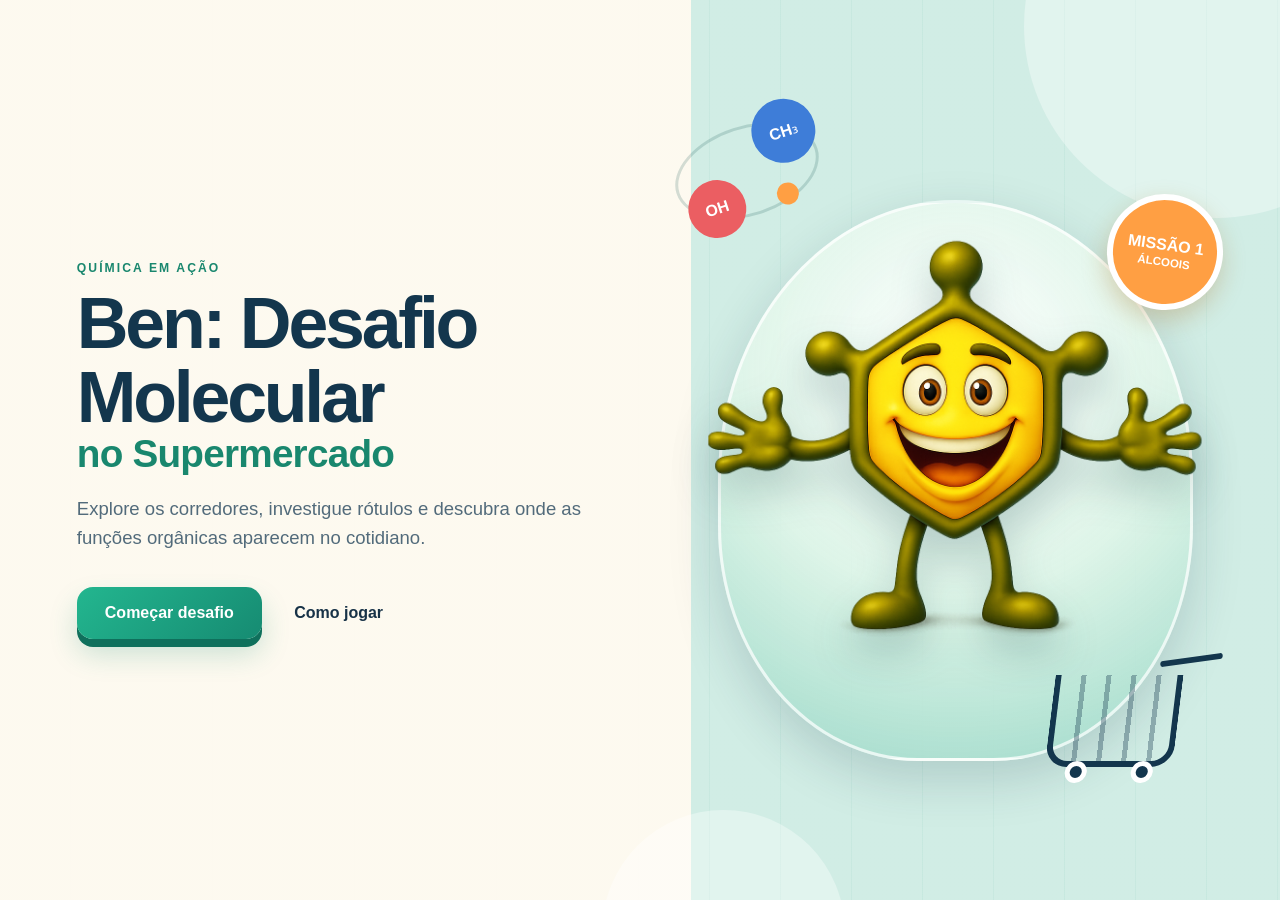
<file: index.html>
<!doctype html>
<html lang="pt-BR">
  <head>
    <meta charset="UTF-8">
    <meta name="viewport" content="width=device-width, initial-scale=1, viewport-fit=cover">
    <meta name="theme-color" content="#14324a">
    <meta name="app-version" content="__BUILD_VERSION__">
    <meta
      name="description"
      content="Jogo educacional sobre funções orgânicas: ajude Ben a encontrar produtos relacionados aos álcoois."
    >
    <title>Ben: Desafio Molecular no Supermercado</title>
    <link rel="stylesheet" href="style.css?v=__BUILD_VERSION__">
    <script>
      window.BEN_BUILD_VERSION = document.querySelector('meta[name="app-version"]').content;
      console.info(`Ben build: ${window.BEN_BUILD_VERSION}`);
    </script>
  </head>
  <body>
    <main id="app" class="app-shell">
      <section id="start-screen" class="screen welcome-screen active" aria-labelledby="game-title">
        <div class="welcome-copy">
          <p class="eyebrow">QUÍMICA EM AÇÃO</p>
          <h1 id="game-title">Ben: Desafio Molecular <span>no Supermercado</span></h1>
          <p class="lead">
            Explore os corredores, investigue rótulos e descubra onde as funções orgânicas aparecem no cotidiano.
          </p>
          <button id="start-button" class="primary-button" type="button">Começar desafio</button>
          <button id="open-instructions-button" class="text-button" type="button">Como jogar</button>
        </div>
        <div class="hero-art" aria-hidden="true">
          <div class="molecule-orbit"><span>OH</span><i></i><b>CH₃</b></div>
          <div class="hero-spotlight"></div>
          <picture>
            <source srcset="assets/ben.webp" type="image/webp">
            <img
              id="ben-asset"
              src="assets/ben.png"
              width="1024"
              height="1024"
              alt=""
              class="ben-hero"
              decoding="async"
              fetchpriority="high"
            >
          </picture>
          <div class="hero-cart"><span></span><i></i><b></b></div>
          <div class="hero-badge">MISSÃO 1 <small>ÁLCOOIS</small></div>
        </div>
      </section>

      <section id="instructions-screen" class="screen info-screen" aria-labelledby="instructions-title">
        <div class="screen-card wide-card">
          <button class="back-button" type="button" data-back="start-screen" aria-label="Voltar à tela inicial">← Voltar</button>
          <p class="eyebrow">MANUAL DE CAMPO</p>
          <h2 id="instructions-title">Como jogar</h2>
          <div class="instruction-grid">
            <article>
              <span class="step-number">01</span>
              <h3>Explore</h3>
              <p>Use <kbd>WASD</kbd> ou as <kbd>setas</kbd>. No celular, use o controle direcional.</p>
            </article>
            <article>
              <span class="step-number">02</span>
              <h3>Analise</h3>
              <p>Aproxime-se e pressione <kbd>E</kbd>, <kbd>Espaço</kbd>, <kbd>Enter</kbd> ou “Analisar” para observar a fórmula.</p>
            </article>
            <article>
              <span class="step-number">03</span>
              <h3>Responda</h3>
              <p>Identifique a função orgânica, use até duas pistas se precisar e então confira a evidência estrutural.</p>
            </article>
          </div>
          <div class="score-rules">
            <span><strong>+100</strong> correta sem pista</span>
            <span><strong>+80</strong> correta após 1 pista</span>
            <span><strong>+60</strong> correta após 2 pistas</span>
            <span><strong>−15</strong> resposta incorreta</span>
          </div>
          <p class="accessibility-note">
            Pressione <kbd>P</kbd> ou <kbd>Esc</kbd> para pausar. Todo o conteúdo pode ser compreendido sem áudio.
          </p>
          <button id="instructions-continue-button" class="primary-button" type="button">Conhecer a missão</button>
        </div>
      </section>

      <section id="mission-screen" class="screen mission-screen" aria-labelledby="mission-title">
        <div class="mission-ben-panel" aria-hidden="true">
          <div class="mission-number">01</div>
          <picture>
            <source srcset="assets/ben.webp" type="image/webp">
            <img
              src="assets/ben.png"
              width="1024"
              height="1024"
              alt=""
              class="ben-mission"
              decoding="async"
              loading="lazy"
            >
          </picture>
        </div>
        <div class="mission-copy">
          <p class="eyebrow">NOVA MISSÃO</p>
          <h2 id="mission-title">Encontre produtos relacionados aos álcoois</h2>
          <p>
            Ajude Ben a encontrar produtos que contenham compostos pertencentes à função álcool ou que utilizem o
            etanol como componente importante.
          </p>
          <div class="science-alert">
            <span aria-hidden="true">i</span>
            <p><strong>Atenção científica:</strong> produtos comerciais são misturas e não contêm necessariamente apenas uma substância.</p>
          </div>
          <div class="mission-target">
            <span>OBJETIVO</span>
            <strong id="mission-target-text">Encontre os produtos corretos</strong>
          </div>
          <button id="mission-start-button" class="primary-button" type="button">Entrar no supermercado</button>
        </div>
      </section>

      <section id="game-screen" class="screen game-screen" aria-label="Supermercado">
        <header class="game-hud">
          <div class="brand-mini">
            <span class="brand-mark">B</span>
            <div><strong>DESAFIO MOLECULAR</strong><small>Missão 1 · Álcoois</small></div>
          </div>
          <div class="hud-stats" aria-live="polite">
            <div><small>PONTOS</small><strong id="score-value">000</strong></div>
            <div><small>TEMPO</small><strong id="timer-value">00:00</strong></div>
            <div><small>ITENS</small><strong><span id="found-value">0</span>/<span id="required-value">0</span></strong></div>
          </div>
          <div class="hud-actions">
            <button id="pause-button" class="icon-button" type="button" aria-label="Pausar jogo" title="Pausar (P)">Ⅱ</button>
            <button id="mute-button" class="icon-button" type="button" aria-label="Silenciar áudio" aria-pressed="false" title="Som">♪</button>
            <button id="list-button" class="hud-list-button" type="button" aria-controls="shopping-panel" aria-expanded="true">Lista</button>
          </div>
        </header>

        <div class="game-layout">
          <button id="list-backdrop" class="list-backdrop" type="button" aria-label="Fechar lista molecular" aria-hidden="true" tabindex="-1" hidden></button>
          <aside id="shopping-panel" class="shopping-panel" aria-labelledby="shopping-title">
            <header class="shopping-panel-header">
              <div>
                <p class="eyebrow">SUA MISSÃO</p>
                <h2 id="shopping-title">Lista molecular</h2>
              </div>
              <button id="list-close-button" class="list-close-button" type="button" aria-label="Fechar lista molecular">×</button>
            </header>
            <p class="panel-hint">Procure produtos ligados à função álcool.</p>
            <ol id="shopping-list" class="shopping-list"></ol>
            <div class="cart-progress" aria-label="Progresso do carrinho">
              <div class="cart-mini" aria-hidden="true">🛒</div>
              <div><span id="cart-dots"></span><small>Carrinho do Ben</small></div>
            </div>
          </aside>

          <div id="canvas-wrap" class="canvas-wrap">
            <canvas id="game-canvas" width="1200" height="675" aria-label="Área jogável do supermercado">
              Seu navegador não oferece suporte ao Canvas 2D necessário para este jogo.
            </canvas>
            <p id="canvas-description" class="sr-only" aria-live="polite">
              Ben está na entrada do supermercado. Explore os corredores para encontrar produtos.
            </p>
            <button id="interaction-prompt" class="interaction-prompt" type="button" hidden>
              <kbd>E</kbd>
              <span>Analisar produto</span>
            </button>
            <div id="touch-controls" class="touch-controls" aria-label="Controles por toque">
              <div class="d-pad">
                <button type="button" data-direction="up" aria-label="Mover para cima">▲</button>
                <button type="button" data-direction="left" aria-label="Mover para a esquerda">◀</button>
                <button type="button" data-direction="down" aria-label="Mover para baixo">▼</button>
                <button type="button" data-direction="right" aria-label="Mover para a direita">▶</button>
              </div>
              <button id="touch-interact-button" class="touch-action" type="button">Analisar</button>
            </div>
          </div>
        </div>
      </section>

      <div id="analysis-modal" class="modal-backdrop" hidden>
        <section class="analysis-card" role="dialog" aria-modal="true" aria-labelledby="analysis-title" aria-describedby="analysis-intro analysis-representation-note">
          <header class="analysis-heading">
            <div>
              <p class="eyebrow">ANÁLISE MOLECULAR</p>
              <p class="content-field-label">Produto comercial</p>
              <h2 id="analysis-title">Produto</h2>
            </div>
            <button id="analysis-close-button" class="modal-close" type="button" aria-label="Voltar a observar">×</button>
          </header>
          <p id="analysis-intro" class="analysis-intro">Observe os dados do composto relacionado e identifique sua classificação.</p>
          <p id="analysis-representation-note" class="representation-note">
            <strong>Escopo da representação:</strong> a fórmula e a estrutura descrevem o composto relacionado à investigação, não necessariamente o produto comercial inteiro.
          </p>
          <div class="analysis-layout">
            <div class="analysis-data">
              <dl class="chemistry-grid analysis-chemistry">
                <div><dt>Composto relacionado</dt><dd id="analysis-compound"></dd></div>
                <div><dt>Fórmula molecular</dt><dd id="analysis-formula" class="chemical-formula"></dd></div>
                <div class="structure-cell"><dt>Estrutura condensada</dt><dd id="analysis-structure" class="chemical-structure"></dd></div>
              </dl>
              <label id="model-selector-label" class="model-selector" hidden>
                Modelo exibido
                <select id="model-selector"></select>
              </label>
              <p id="molecule-note" class="molecule-note" hidden></p>
            </div>
            <div class="molecule-panel">
              <div id="molecule-viewer" class="molecule-viewer" aria-label="Modelo molecular 3D interativo"></div>
              <p id="molecule-fallback" class="molecule-fallback" hidden>
                Visualização 3D indisponível neste dispositivo.
              </p>
            </div>
          </div>
          <div class="quiz-block">
            <p id="analysis-review-note" class="analysis-review-note" hidden>Revisão: este produto já foi analisado. A pontuação não será alterada.</p>
            <button id="analysis-review-button" class="review-explanation-button" type="button" hidden>Rever resposta e explicação</button>
            <p id="analysis-question" class="analysis-question">Qual é a função orgânica principal deste composto?</p>
            <div id="analysis-options" class="answer-options" role="group" aria-labelledby="analysis-question"></div>
            <div id="analysis-hints" class="analysis-hints" aria-live="polite"></div>
          </div>
          <div class="decision-actions">
            <button id="analysis-hint-button" class="secondary-button" type="button">Ver pista</button>
            <button id="analysis-observe-button" class="text-button" type="button">Voltar a observar</button>
          </div>
        </section>
      </div>

      <div id="feedback-modal" class="modal-backdrop" hidden>
        <section class="feedback-card" role="dialog" aria-modal="true" aria-labelledby="feedback-title" aria-describedby="feedback-explanation">
          <div id="feedback-status" class="feedback-status"><span id="feedback-icon">✓</span><strong id="feedback-result">ESCOLHA CORRETA</strong></div>
          <p class="content-field-label">Produto comercial</p>
          <h2 id="feedback-title">Produto</h2>
          <p id="feedback-explanation" class="feedback-explanation"></p>
          <dl class="chemistry-grid">
            <div><dt>Composto relacionado</dt><dd id="feedback-compound"></dd></div>
            <div><dt>Função / classificação</dt><dd id="feedback-function"></dd></div>
            <div class="functional-group-cell">
              <dt>Grupo funcional identificado</dt>
              <dd id="feedback-group" class="functional-group-result">
                <span id="feedback-group-name"></span>
                <span id="feedback-group-symbol" class="functional-group-symbol"></span>
              </dd>
            </div>
            <div><dt>Fórmula molecular</dt><dd id="feedback-formula" class="chemical-formula"></dd></div>
            <div class="structure-cell"><dt>Estrutura condensada — grupo destacado</dt><dd id="feedback-structure" class="chemical-structure"></dd></div>
            <div class="structure-cell"><dt>Evidência estrutural</dt><dd id="feedback-evidence"></dd></div>
            <div class="structure-cell"><dt>Natureza do produto comercial</dt><dd id="feedback-product-nature"></dd></div>
            <div class="structure-cell"><dt>Escopo da fórmula e da estrutura</dt><dd id="feedback-representation-scope"></dd></div>
            <div class="structure-cell"><dt>Relação com o produto comercial</dt><dd id="feedback-relation"></dd></div>
          </dl>
          <p id="feedback-points" class="feedback-points"></p>
          <button id="feedback-continue-button" class="primary-button" type="button">Continuar explorando</button>
        </section>
      </div>

      <div id="pause-modal" class="modal-backdrop" hidden>
        <section class="pause-card" role="dialog" aria-modal="true" aria-labelledby="pause-title">
          <span class="pause-symbol" aria-hidden="true">Ⅱ</span>
          <h2 id="pause-title">Jogo pausado</h2>
          <p>O cronômetro também parou. Respire e volte quando quiser.</p>
          <button id="resume-button" class="primary-button" type="button">Continuar</button>
          <button id="restart-from-pause-button" class="text-button" type="button">Reiniciar missão</button>
        </section>
      </div>

      <section id="complete-screen" class="screen complete-screen" aria-labelledby="complete-title">
        <div class="complete-art" aria-hidden="true">
          <div class="complete-burst"></div>
          <picture>
            <source srcset="assets/ben.webp" type="image/webp">
            <img
              src="assets/ben.png"
              width="1024"
              height="1024"
              alt=""
              class="ben-complete"
              decoding="async"
              loading="lazy"
            >
          </picture>
          <div class="full-cart">🛒<span id="complete-count">0</span></div>
        </div>
        <div class="complete-copy">
          <p class="eyebrow">LISTA COMPLETA</p>
          <h2 id="complete-title">Muito bem! A investigação da lista foi concluída.</h2>
          <p>Agora falta a última etapa: leve Ben até o caixa indicado no canto inferior direito do supermercado.</p>
          <div class="completion-bonus"><span>✓</span><p><strong>Objetivo pedagógico concluído</strong><br>a pontuação já considera suas respostas e pistas</p></div>
          <button id="go-to-checkout-button" class="primary-button" type="button">Ir para o caixa</button>
        </div>
      </section>

      <section id="result-screen" class="screen result-screen" aria-labelledby="result-title">
        <div class="result-card">
          <div class="result-ben-wrap" aria-hidden="true">
            <div id="molecule-rating" class="molecule-rating"><span>●</span><span>●</span><span>●</span></div>
            <picture>
              <source srcset="assets/ben.webp" type="image/webp">
              <img
                src="assets/ben.png"
                width="1024"
                height="1024"
                alt=""
                class="ben-result"
                decoding="async"
                loading="lazy"
              >
            </picture>
          </div>
          <div class="result-copy">
            <p class="eyebrow">MISSÃO CONCLUÍDA</p>
            <h2 id="result-title">Excelente investigação!</h2>
            <p id="result-message"></p>
            <div class="result-score"><small>PONTUAÇÃO FINAL</small><strong id="final-score">000</strong></div>
            <div class="result-breakdown">
              <div><span>Produtos corretos</span><strong id="final-correct">0/0</strong></div>
              <div><span>Respostas incorretas</span><strong id="final-errors">0</strong></div>
              <div><span>Tempo</span><strong id="final-time">00:00</strong></div>
              <div><span>Produtos analisados</span><strong id="final-reviewed">0</strong></div>
            </div>
            <div class="result-actions">
              <button id="play-again-button" class="primary-button" type="button">Jogar novamente</button>
              <button id="review-mission-button" class="text-button" type="button">Rever missão</button>
            </div>
          </div>
        </div>
      </section>
    </main>

    <script defer src="js/data.js?v=__BUILD_VERSION__"></script>
    <script defer src="js/mobile.js?v=__BUILD_VERSION__"></script>
    <script defer src="js/molecule3d.js?v=__BUILD_VERSION__"></script>
    <script defer src="js/ui.js?v=__BUILD_VERSION__"></script>
    <script defer src="js/game.js?v=__BUILD_VERSION__"></script>
  </body>
</html>
</file>
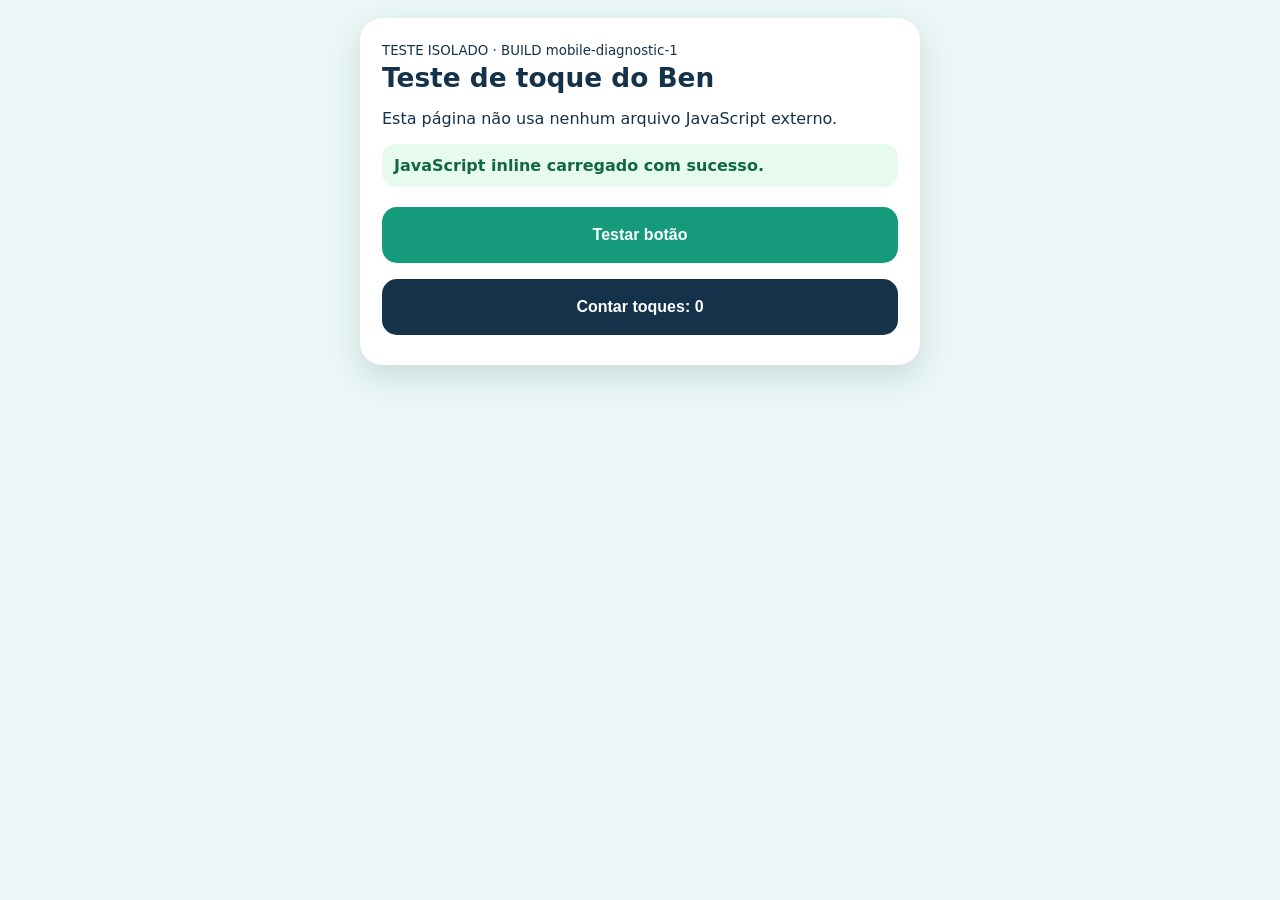
<file: mobile-diagnostic.html>
<!doctype html>
<html lang="pt-BR">
<head>
  <meta charset="utf-8">
  <meta name="viewport" content="width=device-width,initial-scale=1,viewport-fit=cover">
  <meta name="theme-color" content="#14324a">
  <title>Diagnóstico móvel — Ben</title>
  <style>
    :root{font-family:system-ui,-apple-system,Segoe UI,sans-serif;color:#14324a;background:#eaf7f6}
    *{box-sizing:border-box} body{margin:0;min-height:100dvh;padding:18px;padding-bottom:calc(18px + env(safe-area-inset-bottom))}
    main{max-width:560px;margin:auto}.card{background:#fff;border-radius:22px;padding:22px;box-shadow:0 12px 30px rgba(20,50,74,.14)}
    h1{font-size:1.65rem;margin:.2rem 0 1rem}.status{padding:12px;border-radius:14px;background:#eef7ff;margin:12px 0;font-weight:700}
    button{width:100%;min-height:56px;border:0;border-radius:15px;margin:8px 0;padding:12px 16px;font-size:1rem;font-weight:800;color:#fff;background:#159a7c;touch-action:manipulation}
    button.secondary{background:#14324a}.screen[hidden]{display:none}.ok{background:#e6faef;color:#126746}.bad{background:#fff0f0;color:#8c2525}
    pre{white-space:pre-wrap;word-break:break-word;background:#f4f7f8;border-radius:12px;padding:12px;font-size:.78rem}
  </style>
</head>
<body>
<main>
  <section id="one" class="screen card">
    <small>TESTE ISOLADO · BUILD mobile-diagnostic-1</small>
    <h1>Teste de toque do Ben</h1>
    <p>Esta página não usa nenhum arquivo JavaScript externo.</p>
    <div id="ready" class="status">JavaScript ainda não confirmado.</div>
    <button id="next" type="button">Testar botão</button>
    <button id="count" class="secondary" type="button">Contar toques: 0</button>
  </section>

  <section id="two" class="screen card" hidden>
    <small>ETAPA 2</small>
    <h1>O toque funcionou</h1>
    <div class="status ok">O navegador executou o JavaScript inline e mudou de tela.</div>
    <button id="back" type="button">Voltar à primeira tela</button>
    <pre id="info"></pre>
  </section>
</main>
<script>
(function(){
  'use strict';
  var ready=document.getElementById('ready');
  var one=document.getElementById('one');
  var two=document.getElementById('two');
  var next=document.getElementById('next');
  var back=document.getElementById('back');
  var count=document.getElementById('count');
  var info=document.getElementById('info');
  var touches=0;
  ready.textContent='JavaScript inline carregado com sucesso.';
  ready.className='status ok';
  info.textContent=[
    'userAgent: '+navigator.userAgent,
    'maxTouchPoints: '+(navigator.maxTouchPoints||0),
    'PointerEvent: '+Boolean(window.PointerEvent),
    'ontouchstart: '+('ontouchstart' in window),
    'inner: '+window.innerWidth+' x '+window.innerHeight,
    'visualViewport: '+(window.visualViewport?Math.round(window.visualViewport.width)+' x '+Math.round(window.visualViewport.height):'indisponível'),
    'time: '+new Date().toISOString()
  ].join('\n');
  function showSecond(e){ if(e&&e.cancelable)e.preventDefault(); one.hidden=true; two.hidden=false; }
  function showFirst(e){ if(e&&e.cancelable)e.preventDefault(); two.hidden=true; one.hidden=false; }
  function addTouch(e){ if(e&&e.cancelable)e.preventDefault(); touches+=1; count.textContent='Contar toques: '+touches; }
  next.addEventListener('click',showSecond);
  back.addEventListener('click',showFirst);
  count.addEventListener('click',addTouch);
  window.addEventListener('error',function(e){ ready.textContent='Erro: '+e.message; ready.className='status bad'; });
})();
</script>
</body>
</html>
</file>
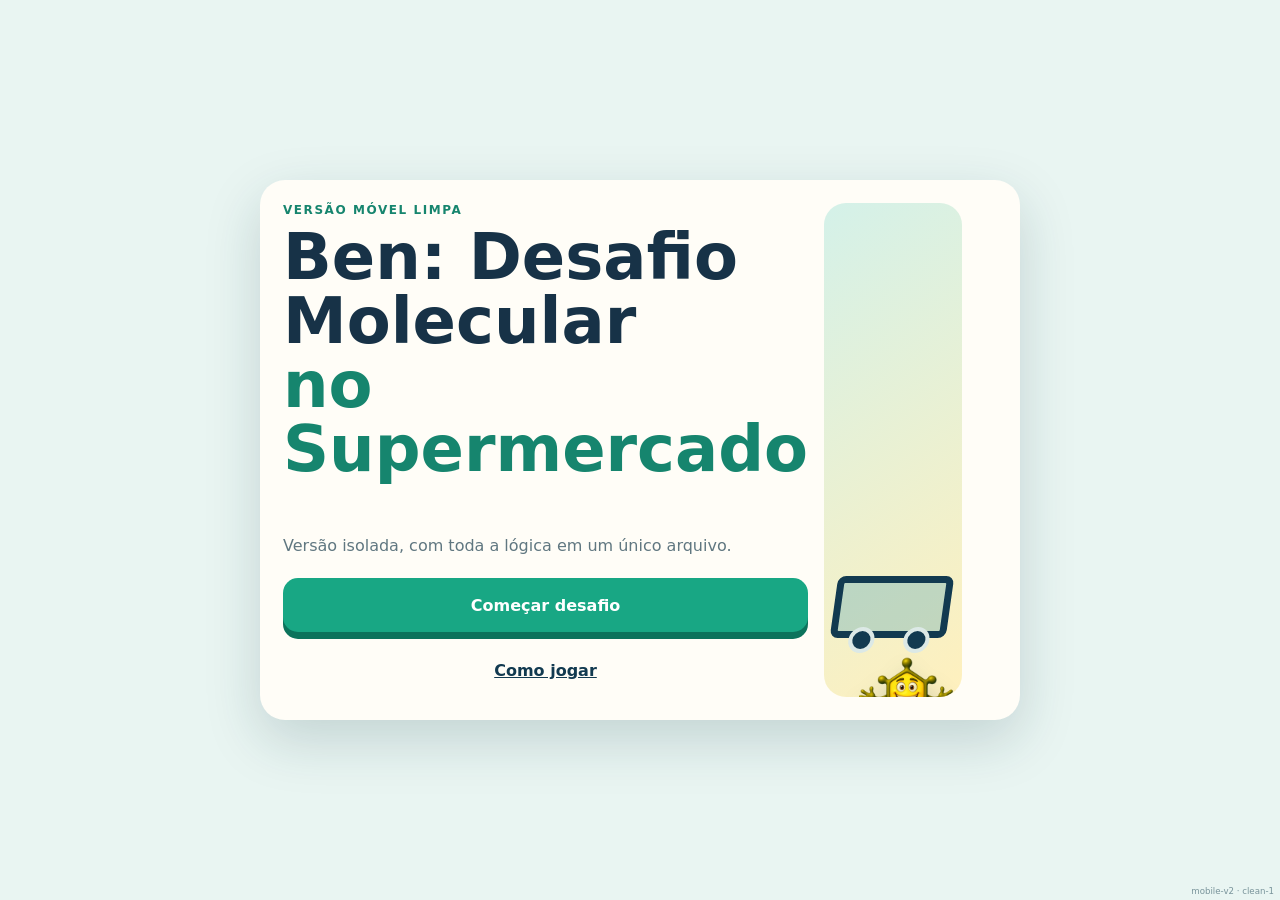
<file: mobile-v2.html>
<!doctype html><html lang="pt-BR"><head><meta charset="utf-8"><meta name="viewport" content="width=device-width,initial-scale=1,viewport-fit=cover"><meta name="theme-color" content="#123a50"><title>Ben — Mobile V2</title><style>
:root{--navy:#123a50;--green:#18a784;--paper:#fffdf7;--ink:#173247;--muted:#607780;--vh:100dvh}*{box-sizing:border-box}html,body{margin:0;min-height:100%;font-family:system-ui,-apple-system,Segoe UI,Roboto,sans-serif;color:var(--ink);background:#e9f5f2;overscroll-behavior:none}body{min-height:var(--vh);padding:env(safe-area-inset-top) env(safe-area-inset-right) env(safe-area-inset-bottom) env(safe-area-inset-left)}button{font:inherit;-webkit-tap-highlight-color:transparent;touch-action:manipulation}.screen{display:none;min-height:var(--vh);padding:18px}.screen.active{display:flex}.card{width:min(100%,760px);margin:auto;background:var(--paper);border-radius:25px;padding:23px;box-shadow:0 20px 55px #0f38462d}.eyebrow{margin:0 0 8px;font-weight:900;font-size:.75rem;letter-spacing:.13em;color:#16856e}h1,h2,h3,p{margin-top:0}h1{font-size:clamp(2rem,8vw,4rem);line-height:1}h1 span{display:block;color:#16856e}.lead{line-height:1.55;color:var(--muted)}.hero{display:grid;gap:16px}.hero-art{position:relative;min-height:250px;border-radius:22px;background:linear-gradient(145deg,#d4f1e9,#fff0bd);overflow:hidden}.hero-art img{position:absolute;right:5%;bottom:-10%;width:min(70%,305px);filter:drop-shadow(0 13px 10px #123a5033)}.cart-hero{position:absolute;right:9%;bottom:12%;width:116px;height:62px;border:7px solid var(--navy);background:#4d9fb252;transform:skewX(-8deg);border-radius:8px}.cart-hero:before,.cart-hero:after{content:"";position:absolute;bottom:-22px;width:18px;height:18px;border-radius:50%;background:var(--navy);border:4px solid #dce9e6}.cart-hero:before{left:12px}.cart-hero:after{right:9px}.actions{display:grid;gap:11px;margin-top:20px}.primary,.secondary,.text{width:100%;min-height:54px;border-radius:15px;border:0;font-weight:900}.primary{background:var(--green);color:white;box-shadow:0 7px 0 #0c735c}.primary:active{transform:translateY(3px);box-shadow:0 4px 0 #0c735c}.secondary{background:#e3f1ed;color:var(--navy);border:2px solid #b6d6ce}.text{background:transparent;color:var(--navy);text-decoration:underline}.steps{display:grid;gap:11px}.step{padding:15px;border-radius:17px;background:#edf7f4}.step b{display:inline-grid;place-items:center;width:34px;height:34px;border-radius:50%;background:var(--green);color:white;margin-right:8px}.alert{padding:14px;border-radius:16px;background:#fff3cb;border-left:5px solid #e0a500}.target{padding:15px;border-radius:17px;background:var(--navy);color:white}.target small{display:block;opacity:.72;font-weight:800}.game{padding:0;flex-direction:column;overflow:hidden;background:#dff0ec}.hud{display:grid;grid-template-columns:1fr auto;gap:8px;align-items:center;padding:10px 12px;background:var(--navy);color:white}.hud>strong{font-size:.88rem}.stats{display:flex;gap:7px}.stat{min-width:58px;text-align:center;padding:5px 7px;border-radius:10px;background:#ffffff1c}.stat small{display:block;font-size:.57rem;opacity:.72}.scene-wrap{position:relative;flex:1;min-height:0;padding:8px 8px 150px}.scene{position:relative;width:100%;height:100%;min-height:500px;max-height:720px;border-radius:20px;overflow:hidden;background:linear-gradient(90deg,#ffffff3b 1px,transparent 1px),linear-gradient(#ffffff3b 1px,transparent 1px),linear-gradient(#c8e4de,#eef7f4);background-size:36px 36px}.sector{position:absolute;font-size:.6rem;font-weight:1000;letter-spacing:.07em;color:#244d5f}.product{position:absolute;width:100px;height:76px;transform:translate(-50%,-50%);border:0;background:transparent;padding:0}.stand{position:absolute;inset:14px 3px 0;border-radius:12px;background:var(--c);border:3px solid white;box-shadow:0 9px 0 var(--d),0 14px 18px #193c461f}.icon{position:absolute;left:50%;top:2px;transform:translateX(-50%);font-size:30px;z-index:2}.name{position:absolute;left:5px;right:5px;bottom:7px;z-index:2;font-size:.61rem;font-weight:1000;line-height:1.05;color:#18384a}.product.near .stand{outline:5px solid #ffd84c;animation:pulse .7s infinite alternate}.product.done{opacity:.55}.product.done:after{content:"✓";position:absolute;right:0;top:0;z-index:3;width:24px;height:24px;border-radius:50%;display:grid;place-items:center;background:var(--green);color:white;font-weight:1000}@keyframes pulse{to{transform:translateY(-3px)}}.ben{position:absolute;width:104px;height:100px;transform:translate(-50%,-50%);z-index:10;pointer-events:none}.ben img{position:absolute;left:23px;top:-20px;width:72px;height:72px;object-fit:contain;filter:drop-shadow(0 5px 4px #0003)}.cart{position:absolute;left:3px;top:39px;width:69px;height:40px;border:5px solid var(--navy);background:#3f9ab35a;transform:skewX(-8deg);border-radius:5px}.cart:before,.cart:after{content:"";position:absolute;bottom:-14px;width:13px;height:13px;border:3px solid #dce9e6;border-radius:50%;background:var(--navy)}.cart:before{left:5px}.cart:after{right:4px}.items{position:absolute;left:7px;right:3px;top:-17px;display:flex;justify-content:center;font-size:17px}.banner{position:absolute;left:12px;right:12px;bottom:128px;z-index:15;padding:10px 13px;border-radius:14px;background:#fffdf7f5;border:2px solid var(--navy);text-align:center;font-weight:900;box-shadow:0 8px 25px #0003}.controls{position:absolute;left:0;right:0;bottom:0;z-index:20;display:grid;grid-template-columns:170px 1fr;gap:12px;align-items:end;padding:12px calc(12px + env(safe-area-inset-right)) calc(10px + env(safe-area-inset-bottom)) calc(12px + env(safe-area-inset-left));pointer-events:none}.dpad{display:grid;grid-template:52px 52px/52px 52px 52px;gap:3px;pointer-events:auto}.dpad button,.analyze{border:0;color:white;background:var(--navy);box-shadow:0 5px 0 #061c29;font-weight:1000}.dpad button{border-radius:15px;font-size:1.25rem;touch-action:none}.dpad [data-dir=up]{grid-area:1/2}.dpad [data-dir=left]{grid-area:2/1}.dpad [data-dir=down]{grid-area:2/2}.dpad [data-dir=right]{grid-area:2/3}.dpad button.on{transform:translateY(3px);box-shadow:0 2px 0 #061c29;background:#1e607c}.analyze{pointer-events:auto;min-height:66px;border-radius:18px;background:var(--green);box-shadow:0 6px 0 #0c735c;font-size:1.02rem}.analyze:disabled{opacity:.43;filter:grayscale(.7)}.modal{position:fixed;inset:0;z-index:100;display:none;align-items:flex-end;background:#041923a6;padding:10px}.modal.open{display:flex}.modal-card{width:min(100%,720px);max-height:92dvh;overflow:auto;margin:0 auto;background:var(--paper);border-radius:24px;padding:20px}.formula{display:grid;grid-template-columns:1fr 1.4fr;gap:10px;margin:12px 0}.formula div{padding:13px;border-radius:14px;background:#e9f4f1}.formula small{display:block;color:var(--muted);font-weight:800}.options{display:grid;gap:9px;margin:12px 0}.option{min-height:50px;border-radius:14px;border:2px solid #bdd8d2;background:white;text-align:left;padding:10px 14px;font-weight:850;color:var(--navy)}.hint{padding:12px;border-radius:13px;background:#fff2c6}.feedback{padding:14px;border-radius:15px;background:#e1f5ee;border-left:5px solid var(--green);line-height:1.45}.feedback.wrong{background:#fff0ef;border-color:#b94343}.result-grid{display:grid;grid-template-columns:1fr 1fr;gap:10px}.result-grid div{padding:14px;border-radius:15px;background:#edf6f3;text-align:center}.version{position:fixed;right:6px;bottom:4px;z-index:200;font-size:.54rem;color:#496a75;opacity:.7}@media(min-width:720px){.hero{grid-template-columns:1.2fr .8fr}.scene-wrap{padding-bottom:20px}.scene{min-height:620px}.controls{width:390px;left:auto;grid-template-columns:170px 190px}.banner{left:auto;right:18px;bottom:100px;width:360px}.modal{align-items:center}}
</style></head><body>
<section id="start" class="screen active"><div class="card hero"><div><p class="eyebrow">VERSÃO MÓVEL LIMPA</p><h1>Ben: Desafio Molecular <span>no Supermercado</span></h1><p class="lead">Versão isolada, com toda a lógica em um único arquivo.</p><div class="actions"><button class="primary" data-go="instructions">Começar desafio</button><button class="text" data-go="instructions">Como jogar</button></div></div><div class="hero-art" aria-hidden="true"><img src="assets/ben.png" alt=""><div class="cart-hero"></div></div></div></section>
<section id="instructions" class="screen"><div class="card"><p class="eyebrow">COMO JOGAR</p><h2>Investigue os produtos</h2><div class="steps"><div class="step"><b>1</b>Use o direcional para mover Ben.</div><div class="step"><b>2</b>Aproxime-se de um estande e toque em <strong>Analisar</strong>.</div><div class="step"><b>3</b>Observe a estrutura e identifique a função orgânica.</div></div><div class="actions"><button class="primary" data-go="mission">Conhecer a missão</button><button class="text" data-go="start">Voltar</button></div></div></section>
<section id="mission" class="screen"><div class="card"><p class="eyebrow">MISSÃO 1 — ÁLCOOIS</p><h2>Encontre três produtos relacionados aos álcoois</h2><p class="lead">Analise as estruturas e escolha a função correta.</p><p class="alert"><b>Atenção científica:</b> produtos comerciais são misturas; a fórmula representa o composto relacionado.</p><div class="target"><small>OBJETIVO</small><b>Identificar 3 produtos relacionados à função álcool</b></div><div class="actions"><button id="enter" class="primary">Entrar no supermercado</button><button class="text" data-go="instructions">Voltar</button></div></div></section>
<section id="game" class="screen game"><header class="hud"><strong>BEN · DESAFIO MOLECULAR</strong><div class="stats"><div class="stat"><small>PONTOS</small><b id="score">000</b></div><div class="stat"><small>ITENS</small><b><span id="found">0</span>/3</b></div></div></header><div class="scene-wrap"><div id="scene" class="scene"><span class="sector" style="left:3%;top:2%">HIGIENE E BELEZA</span><span class="sector" style="right:3%;top:2%">CUIDADOS PESSOAIS</span><span class="sector" style="left:3%;top:49%">MERCEARIA</span><span class="sector" style="right:3%;top:49%">BEBIDAS E LIMPEZA</span><div id="ben" class="ben" style="left:50%;top:88%"><img src="assets/ben.png" alt=""><div class="cart"><div id="items" class="items"></div></div></div><div id="banner" class="banner" hidden></div></div><div class="controls"><div class="dpad"><button data-dir="up">▲</button><button data-dir="left">◀</button><button data-dir="down">▼</button><button data-dir="right">▶</button></div><button id="analyze" class="analyze" disabled>Analisar produto</button></div></div></section>
<section id="result" class="screen"><div class="card"><p class="eyebrow">MISSÃO CONCLUÍDA</p><h2>Excelente investigação!</h2><div class="result-grid"><div><small>PONTUAÇÃO</small><h3 id="final">000</h3></div><div><small>PRODUTOS</small><h3>3/3</h3></div></div><p class="lead">Você relacionou produtos cotidianos às estruturas de compostos da função álcool.</p><div class="actions"><button id="restart" class="primary">Jogar novamente</button></div></div></section>
<div id="quiz" class="modal"><div class="modal-card"><p class="eyebrow">ANÁLISE MOLECULAR</p><h2 id="qtitle"></h2><p id="qcompound"></p><div class="formula"><div><small>Fórmula molecular</small><strong id="qformula"></strong></div><div><small>Estrutura condensada</small><strong id="qstructure"></strong></div></div><h3>Qual é a função ou classificação principal?</h3><div id="options" class="options"></div><div id="hintbox"></div><div class="actions"><button id="hint" class="secondary">Ver pista</button><button id="closeq" class="text">Voltar a observar</button></div></div></div>
<div id="feedback" class="modal"><div class="modal-card"><p class="eyebrow">RESULTADO</p><h2 id="ftitle"></h2><div id="ftext" class="feedback"></div><div class="actions"><button id="continue" class="primary">Continuar explorando</button></div></div></div><div class="version">mobile-v2 · clean-1</div>
<script>(function(){"use strict";var P=[
{id:"perfume",name:"Perfume",icon:"🌸",x:19,y:18,m:1,compound:"Etanol usado como solvente",formula:"C₂H₆O",structure:"CH₃–CH₂–OH",answer:"Álcool",options:["Álcool","Éter","Aldeído","Éster"],hint:"Procure o grupo –OH ligado a carbono saturado.",explain:"O etanol apresenta hidroxila ligada a carbono saturado, característica da função álcool."},
{id:"acetone",name:"Removedor",icon:"🧴",x:42,y:18,m:0,compound:"Acetona",formula:"C₃H₆O",structure:"CH₃–CO–CH₃",answer:"Cetona",options:["Álcool","Cetona","Aldeído","Éter"],hint:"Observe a carbonila C=O entre dois carbonos.",explain:"A carbonila entre dois carbonos caracteriza uma cetona."},
{id:"gel",name:"Álcool em gel",icon:"🧴",x:66,y:18,m:1,compound:"Etanol",formula:"C₂H₆O",structure:"CH₃–CH₂–OH",answer:"Álcool",options:["Fenol","Álcool","Cetona","Éster"],hint:"O grupo –OH está ligado a carbono saturado.",explain:"A hidroxila do etanol ligada a carbono saturado caracteriza um álcool."},
{id:"antiseptic",name:"Antisséptico",icon:"🧼",x:87,y:18,m:1,compound:"Etanol ou isopropanol",formula:"C₂H₆O / C₃H₈O",structure:"CH₃CH₂OH / (CH₃)₂CHOH",answer:"Álcool",options:["Álcool","Fenol","Amina","Cetona"],hint:"As duas estruturas apresentam uma hidroxila.",explain:"Etanol e isopropanol possuem –OH ligado a carbono saturado."},
{id:"vinegar",name:"Vinagre",icon:"🍶",x:18,y:61,m:0,compound:"Ácido acético",formula:"C₂H₄O₂",structure:"CH₃–COOH",answer:"Ácido carboxílico",options:["Álcool","Ácido carboxílico","Aldeído","Éster"],hint:"Procure a extremidade –COOH.",explain:"A carboxila –COOH caracteriza um ácido carboxílico."},
{id:"oil",name:"Óleo vegetal",icon:"🫗",x:42,y:61,m:0,compound:"Triacilgliceróis",formula:"Mistura",structure:"fragmentos –COO–",answer:"Éster",options:["Éster","Álcool","Cetona","Amina"],hint:"Observe as ligações –COO–.",explain:"Os triacilgliceróis possuem ligações éster."},
{id:"salt",name:"Sal de cozinha",icon:"🧂",x:66,y:61,m:0,compound:"Cloreto de sódio",formula:"NaCl",structure:"Na⁺ · Cl⁻",answer:"Composto iônico",options:["Álcool","Sal orgânico","Composto iônico","Éter"],hint:"Há íons, mas não há cadeia carbônica.",explain:"NaCl é um composto iônico, não uma função orgânica."},
{id:"soda",name:"Refrigerante",icon:"🥤",x:87,y:61,m:0,compound:"Mistura comercial",formula:"Sem fórmula única",structure:"vários componentes",answer:"Mistura",options:["Mistura","Álcool","Ácido carboxílico","Éster"],hint:"Produtos com vários ingredientes não possuem fórmula única.",explain:"Refrigerante é uma mistura e não possui uma única função orgânica."}];
var $=function(i){return document.getElementById(i)},S={x:50,y:88,score:0,found:[],done:{},near:null,current:null,hints:0,dir:null,last:0},screens=document.querySelectorAll(".screen");
function vh(){document.documentElement.style.setProperty("--vh",(window.visualViewport?window.visualViewport.height:window.innerHeight)+"px")}vh();addEventListener("resize",vh);if(window.visualViewport)window.visualViewport.addEventListener("resize",vh);
function show(id){screens.forEach(function(s){s.classList.toggle("active",s.id===id)});scrollTo(0,0)}document.addEventListener("click",function(e){var g=e.target.closest("[data-go]");if(g)show(g.dataset.go)});
P.forEach(function(p){var b=document.createElement("button");b.type="button";b.className="product";b.dataset.id=p.id;b.style.left=p.x+"%";b.style.top=p.y+"%";b.style.setProperty("--c",p.m?"#c7f1e5":"#f7e7b8");b.style.setProperty("--d",p.m?"#53aa91":"#c99a39");b.innerHTML='<span class="icon">'+p.icon+'</span><span class="stand"></span><span class="name">'+p.name+'</span>';b.addEventListener("click",function(){if(S.near===p.id)openQ(p)});$("scene").appendChild(b)});
function reset(){S.x=50;S.y=88;S.score=0;S.found=[];S.done={};S.near=null;S.current=null;S.hints=0;S.dir=null;document.querySelectorAll(".product").forEach(function(p){p.classList.remove("done","near")});update();hud();show("game")}$("enter").onclick=reset;$("restart").onclick=function(){show("start")};
function update(){$("ben").style.left=S.x+"%";$("ben").style.top=S.y+"%";var n=null,d=999;P.forEach(function(p){var q=Math.hypot(S.x-p.x,(S.y-p.y)*.78);if(q<d){d=q;n=p}});S.near=d<13?n.id:null;document.querySelectorAll(".product").forEach(function(e){e.classList.toggle("near",e.dataset.id===S.near);e.classList.toggle("done",!!S.done[e.dataset.id])});if(S.near){var p=P.find(function(q){return q.id===S.near});$("banner").hidden=false;$("banner").textContent=p.name+" — toque em Analisar";$("analyze").disabled=false}else{$("banner").hidden=true;$("analyze").disabled=true}}
function hud(){$("score").textContent=String(S.score).padStart(3,"0");$("found").textContent=S.found.length;$("items").textContent=S.found.map(function(id){return P.find(function(p){return p.id===id}).icon}).join("")}
function loop(t){if(!S.last)S.last=t;var dt=Math.min((t-S.last)/1000,.05);S.last=t;if(S.dir){var sp=33;if(S.dir==="left")S.x-=sp*dt;if(S.dir==="right")S.x+=sp*dt;if(S.dir==="up")S.y-=sp*dt;if(S.dir==="down")S.y+=sp*dt;S.x=Math.max(7,Math.min(93,S.x));S.y=Math.max(10,Math.min(91,S.y));update()}requestAnimationFrame(loop)}requestAnimationFrame(loop);
var pointer="PointerEvent" in window;document.querySelectorAll("[data-dir]").forEach(function(b){function start(e){if(e.cancelable)e.preventDefault();S.dir=b.dataset.dir;b.classList.add("on")}function stop(e){if(e&&e.cancelable)e.preventDefault();if(S.dir===b.dataset.dir)S.dir=null;b.classList.remove("on")}if(pointer){b.addEventListener("pointerdown",start);b.addEventListener("pointerup",stop);b.addEventListener("pointercancel",stop)}else{b.addEventListener("touchstart",start,{passive:false});b.addEventListener("touchend",stop,{passive:false});b.addEventListener("touchcancel",stop,{passive:false})}});if(pointer)addEventListener("pointerup",function(){S.dir=null;document.querySelectorAll("[data-dir]").forEach(function(b){b.classList.remove("on")})});else addEventListener("touchend",function(){S.dir=null},{passive:true});
$("analyze").onclick=function(){if(S.near)openQ(P.find(function(p){return p.id===S.near}))};function openQ(p){S.current=p;S.hints=0;$("qtitle").textContent=p.name;$("qcompound").textContent="Composto relacionado: "+p.compound;$("qformula").textContent=p.formula;$("qstructure").textContent=p.structure;$("hintbox").innerHTML="";$("hint").disabled=false;$("options").innerHTML="";p.options.forEach(function(label){var b=document.createElement("button");b.className="option";b.textContent=label;b.onclick=function(){answer(label)};$("options").appendChild(b)});$("quiz").classList.add("open")}
$("closeq").onclick=function(){$("quiz").classList.remove("open");S.current=null};$("hint").onclick=function(){if(!S.current)return;S.hints=1;$("hintbox").innerHTML='<div class="hint">'+S.current.hint+'</div>';$("hint").disabled=true};
function answer(label){var p=S.current,correct=label===p.answer,first=!S.done[p.id];if(first){S.score=Math.max(0,S.score+(correct?(S.hints?80:100):-15));S.done[p.id]=true}if(correct&&p.m&&S.found.indexOf(p.id)<0)S.found.push(p.id);hud();update();$("quiz").classList.remove("open");$("ftitle").textContent=correct?"Resposta correta":"Vamos revisar";$("ftext").className="feedback"+(correct?"":" wrong");$("ftext").innerHTML="<b>"+p.answer+"</b><br>"+p.explain+(first?"":"<br><small>Revisão sem alteração de pontos.</small>");$("continue").textContent=S.found.length>=3?"Concluir missão":"Continuar explorando";$("feedback").classList.add("open")}
$("continue").onclick=function(){$("feedback").classList.remove("open");if(S.found.length>=3){$("final").textContent=String(S.score).padStart(3,"0");show("result")}};addEventListener("blur",function(){S.dir=null});document.addEventListener("visibilitychange",function(){if(document.hidden)S.dir=null});update();hud()})();</script></body></html>
</file>
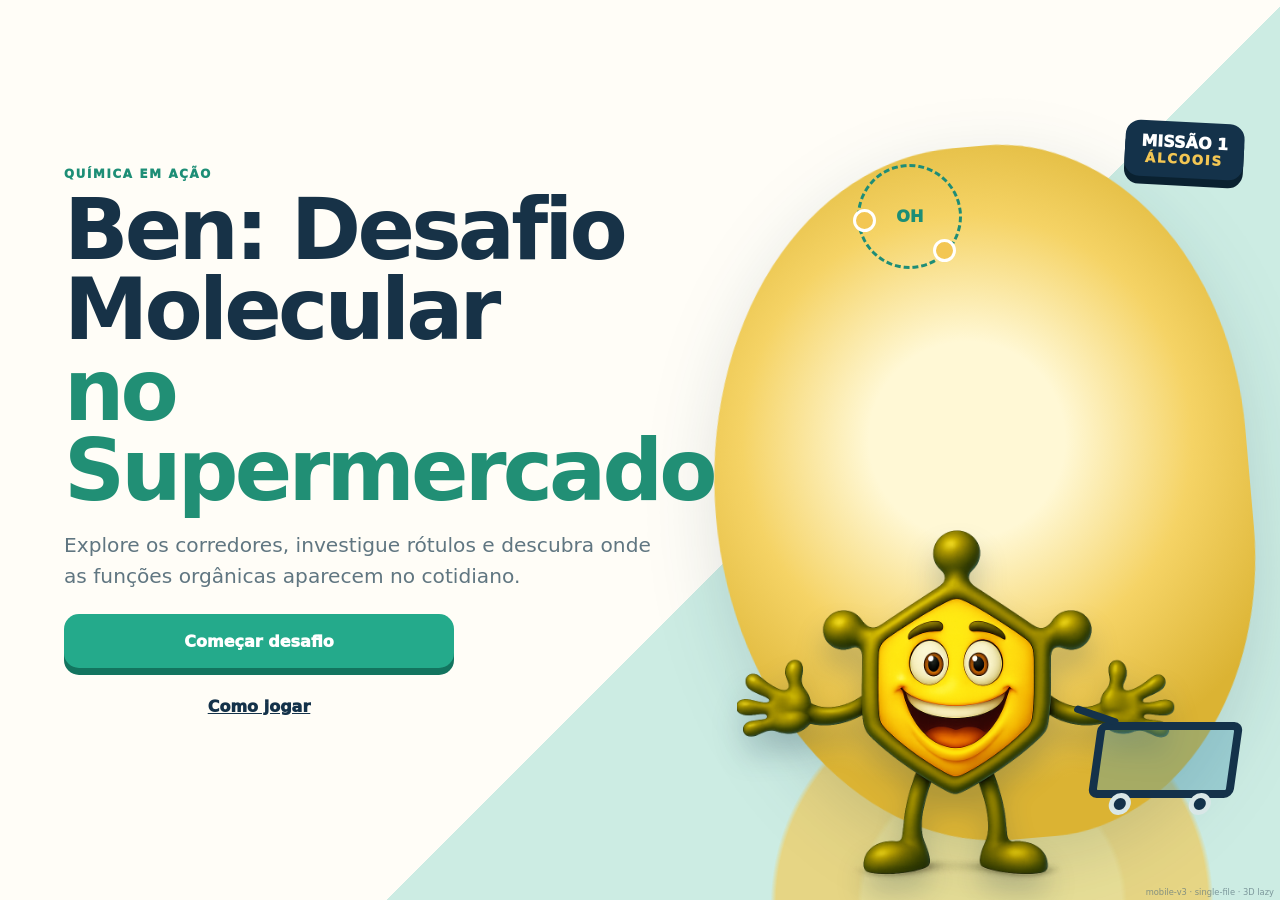
<file: mobile-v3-local3d.html>
<!doctype html>
<html lang="pt-BR">
<head>
  <meta charset="utf-8">
  <meta name="viewport" content="width=device-width,initial-scale=1,viewport-fit=cover">
  <meta name="theme-color" content="#14324a">
  <title>Ben: Desafio Molecular — V3 3D local</title>
  <style>
    html,body{margin:0;width:100%;height:100%;overflow:hidden;background:#dceee9}
    iframe{display:block;width:100%;height:100%;border:0;background:#dceee9}
  </style>
</head>
<body>
  <iframe id="ben-app" title="Ben: Desafio Molecular" src="mobile-v3.html?v=6278256"></iframe>
  <script>
  (function(){
    "use strict";
    var COLORS={H:"#f7f7f7",C:"#343c48",O:"#e34b4b",N:"#4775dd",Cl:"#3aa75c",Na:"#8561c5",S:"#d5ad2d"};
    var RADII={H:.30,C:.48,O:.45,N:.46,Cl:.60,Na:.63,S:.58};
    var COVALENT={H:.31,C:.76,O:.66,N:.71,Cl:1.02,Na:1.66,S:1.05};

    function parseXYZ(xyz){
      var lines=String(xyz||"").trim().split(/\r?\n/);
      var count=parseInt(lines[0],10)||0, atoms=[];
      for(var i=0;i<count;i+=1){
        var parts=(lines[i+2]||"").trim().split(/\s+/);
        if(parts.length<4)continue;
        atoms.push({el:parts[0],x:Number(parts[1]),y:Number(parts[2]),z:Number(parts[3])});
      }
      if(!atoms.length)throw new Error("Modelo sem átomos");
      var cx=0,cy=0,cz=0;
      atoms.forEach(function(a){cx+=a.x;cy+=a.y;cz+=a.z});
      cx/=atoms.length;cy/=atoms.length;cz/=atoms.length;
      atoms.forEach(function(a){a.x-=cx;a.y-=cy;a.z-=cz});
      var bonds=[];
      for(var a=0;a<atoms.length;a+=1){
        for(var b=a+1;b<atoms.length;b+=1){
          var dx=atoms[a].x-atoms[b].x,dy=atoms[a].y-atoms[b].y,dz=atoms[a].z-atoms[b].z;
          var distance=Math.sqrt(dx*dx+dy*dy+dz*dz);
          var limit=((COVALENT[atoms[a].el]||.75)+(COVALENT[atoms[b].el]||.75))*1.26;
          if(distance>.18&&distance<=limit)bonds.push([a,b]);
        }
      }
      return {atoms:atoms,bonds:bonds};
    }

    function createViewer(container){
      var doc=container.ownerDocument,win=doc.defaultView;
      container.innerHTML="";
      var canvas=doc.createElement("canvas");
      canvas.setAttribute("aria-label","Modelo molecular tridimensional interativo. Arraste para girar.");
      canvas.style.cssText="display:block;width:100%;height:100%;touch-action:none;cursor:grab";
      container.appendChild(canvas);
      var ctx=canvas.getContext("2d");
      var state={atoms:[],bonds:[],rx:-.35,ry:.55,drag:false,lastX:0,lastY:0};

      function rotate(atom){
        var cx=Math.cos(state.rx),sx=Math.sin(state.rx),cy=Math.cos(state.ry),sy=Math.sin(state.ry);
        var y=atom.y*cx-atom.z*sx,z=atom.y*sx+atom.z*cx;
        return {el:atom.el,x:atom.x*cy+z*sy,y:y,z:-atom.x*sy+z*cy};
      }

      function draw(){
        if(!state.atoms.length)return;
        var rect=canvas.getBoundingClientRect(),w=Math.max(1,rect.width),h=Math.max(1,rect.height);
        var dpr=Math.min(2,win.devicePixelRatio||1);
        var pw=Math.round(w*dpr),ph=Math.round(h*dpr);
        if(canvas.width!==pw||canvas.height!==ph){canvas.width=pw;canvas.height=ph}
        ctx.setTransform(dpr,0,0,dpr,0,0);
        ctx.clearRect(0,0,w,h);
        var projected=state.atoms.map(rotate),extent=1;
        projected.forEach(function(a){extent=Math.max(extent,Math.abs(a.x),Math.abs(a.y),Math.abs(a.z))});
        var scale=Math.min(w,h)*.35/extent;
        projected.forEach(function(a){
          var perspective=1+Math.max(-.35,Math.min(.35,a.z/(extent*5)));
          a.px=w/2+a.x*scale*perspective;
          a.py=h/2-a.y*scale*perspective;
          a.pr=(RADII[a.el]||.46)*scale*.62*perspective;
        });
        state.bonds.map(function(pair){
          return {a:projected[pair[0]],b:projected[pair[1]],z:(projected[pair[0]].z+projected[pair[1]].z)/2};
        }).sort(function(a,b){return a.z-b.z}).forEach(function(bond){
          var gradient=ctx.createLinearGradient(bond.a.px,bond.a.py,bond.b.px,bond.b.py);
          gradient.addColorStop(0,COLORS[bond.a.el]||"#777");
          gradient.addColorStop(.5,"#b8c2c6");
          gradient.addColorStop(1,COLORS[bond.b.el]||"#777");
          ctx.strokeStyle=gradient;ctx.lineCap="round";ctx.lineWidth=Math.max(3,Math.min(9,scale*.11));
          ctx.beginPath();ctx.moveTo(bond.a.px,bond.a.py);ctx.lineTo(bond.b.px,bond.b.py);ctx.stroke();
        });
        projected.sort(function(a,b){return a.z-b.z}).forEach(function(atom){
          var r=Math.max(7,atom.pr),base=COLORS[atom.el]||"#888";
          var gradient=ctx.createRadialGradient(atom.px-r*.35,atom.py-r*.38,r*.12,atom.px,atom.py,r);
          gradient.addColorStop(0,"#fff");gradient.addColorStop(.24,base);gradient.addColorStop(1,"#18242d");
          ctx.fillStyle=gradient;ctx.beginPath();ctx.arc(atom.px,atom.py,r,0,Math.PI*2);ctx.fill();
          ctx.strokeStyle="#ffffffaa";ctx.lineWidth=1.2;ctx.stroke();
          if(atom.el!=="H"){
            ctx.fillStyle="#fff";ctx.font="900 "+Math.max(9,Math.min(15,r*.72))+"px system-ui,sans-serif";
            ctx.textAlign="center";ctx.textBaseline="middle";ctx.fillText(atom.el,atom.px,atom.py+.5);
          }
        });
        ctx.fillStyle="rgba(20,50,74,.8)";ctx.font="800 12px system-ui,sans-serif";
        ctx.textAlign="center";ctx.textBaseline="alphabetic";ctx.fillText("Arraste com o dedo para girar",w/2,h-12);
      }

      function coords(event){
        var rect=canvas.getBoundingClientRect();
        return {x:(event.clientX||0)-rect.left,y:(event.clientY||0)-rect.top};
      }
      canvas.addEventListener("pointerdown",function(event){
        event.preventDefault();state.drag=true;
        canvas.setPointerCapture&&canvas.setPointerCapture(event.pointerId);
        var p=coords(event);state.lastX=p.x;state.lastY=p.y;canvas.style.cursor="grabbing";
      });
      canvas.addEventListener("pointermove",function(event){
        if(!state.drag)return;
        event.preventDefault();var p=coords(event);
        state.ry+=(p.x-state.lastX)*.012;state.rx+=(p.y-state.lastY)*.012;
        state.lastX=p.x;state.lastY=p.y;draw();
      });
      function stop(event){if(event&&event.cancelable)event.preventDefault();state.drag=false;canvas.style.cursor="grab"}
      canvas.addEventListener("pointerup",stop);canvas.addEventListener("pointercancel",stop);
      win.addEventListener("resize",draw,{passive:true});
      if(win.ResizeObserver)new win.ResizeObserver(draw).observe(container);

      return {
        removeAllModels:function(){state.atoms=[];state.bonds=[];draw()},
        addModel:function(xyz){var parsed=parseXYZ(xyz);state.atoms=parsed.atoms;state.bonds=parsed.bonds;state.rx=-.35;state.ry=.55;draw();return{}},
        setStyle:function(){},
        zoomTo:function(){draw()},
        setSpin:function(){},
        render:function(){draw()},
        resize:function(){draw()}
      };
    }

    document.getElementById("ben-app").addEventListener("load",function(){
      try{
        var appWindow=this.contentWindow;
        appWindow.$3Dmol={createViewer:createViewer};
        appWindow.console.info("Ben V3: renderizador molecular 3D local ativado.");
      }catch(error){
        console.error("Não foi possível ativar o 3D local.",error);
      }
    });
  })();
  </script>
</body>
</html>
</file>
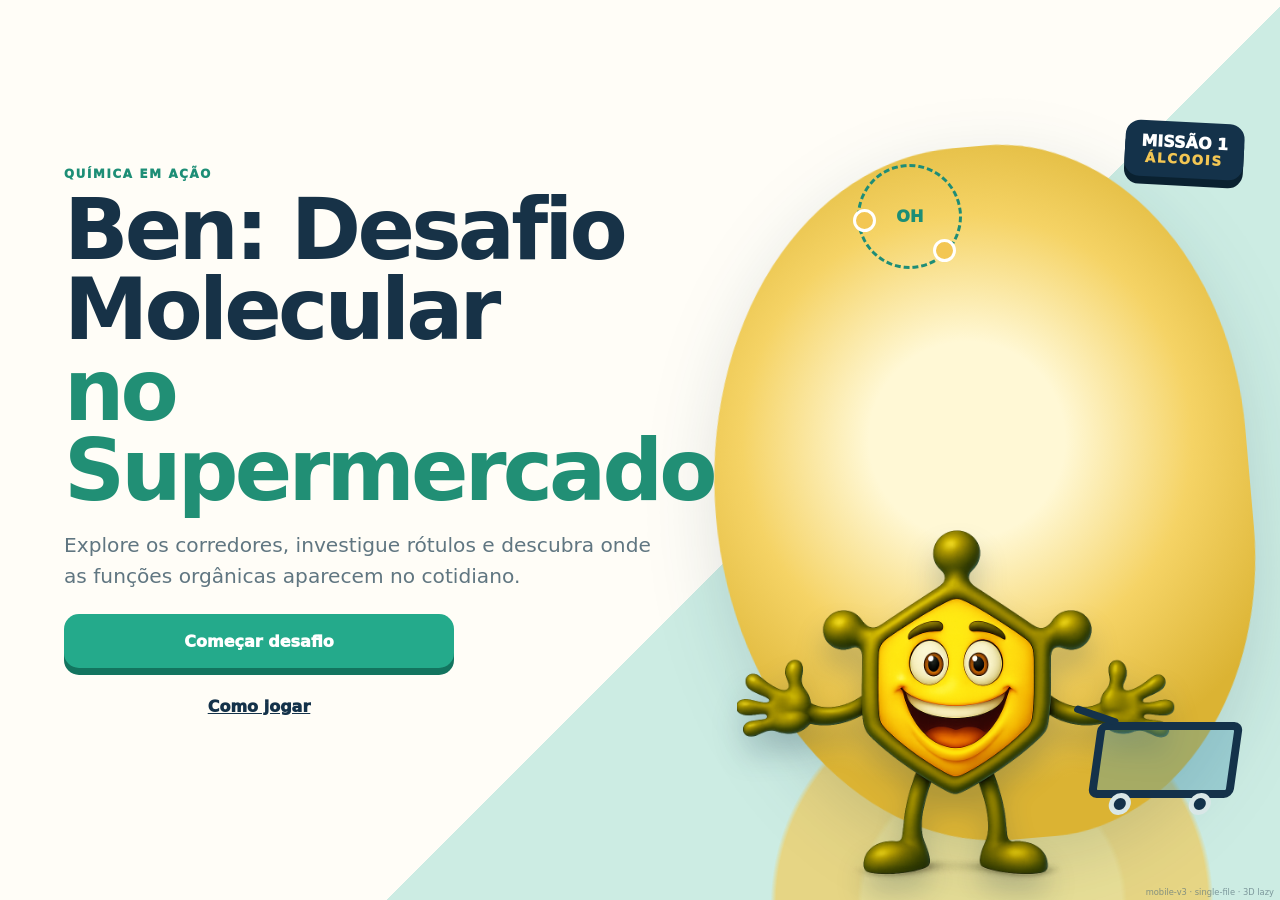
<file: mobile-v3.html>
<!doctype html>
<html lang="pt-BR">
<head>
  <meta charset="utf-8">
  <meta name="viewport" content="width=device-width,initial-scale=1,viewport-fit=cover">
  <meta name="theme-color" content="#14324a">
  <title>Ben: Desafio Molecular — Mobile V3</title>
  <style>
    :root{--navy:#14324a;--navy-2:#0c2537;--teal:#24aa8b;--teal-dark:#13745f;--gold:#f3c653;--paper:#fffdf7;--ink:#173247;--muted:#607681;--danger:#b34848;--vh:100dvh}*{box-sizing:border-box}html,body{margin:0;min-height:100%;font-family:Inter,ui-sans-serif,system-ui,-apple-system,"Segoe UI",Roboto,Arial,sans-serif;color:var(--ink);background:#dceee9;overscroll-behavior:none}body{min-height:var(--vh);padding:env(safe-area-inset-top) env(safe-area-inset-right) env(safe-area-inset-bottom) env(safe-area-inset-left)}button,select{font:inherit}.screen{display:none;min-height:var(--vh)}.screen.active{display:flex}button{-webkit-tap-highlight-color:transparent;touch-action:manipulation;cursor:pointer}.eyebrow{margin:0 0 9px;color:#1d8e76;font-size:.74rem;font-weight:950;letter-spacing:.14em}h1,h2,h3,p{margin-top:0}h1{font-size:clamp(2.25rem,9vw,5.3rem);line-height:.95;letter-spacing:-.045em;margin-bottom:18px}h1 span{display:block;color:#218f75}h2{font-size:clamp(1.75rem,6.2vw,3.4rem);line-height:1.05;letter-spacing:-.025em}.lead{color:var(--muted);font-size:1rem;line-height:1.55}.primary,.secondary,.text-btn{width:100%;min-height:54px;border-radius:15px;font-weight:950;border:0}.primary{background:var(--teal);color:#fff;box-shadow:0 7px 0 var(--teal-dark)}.primary:active{transform:translateY(3px);box-shadow:0 4px 0 var(--teal-dark)}.secondary{background:#e5f4ef;color:var(--navy);border:2px solid #b5d9d0}.text-btn{background:transparent;color:var(--navy);text-decoration:underline}.actions{display:grid;gap:11px;margin-top:22px}.welcome{position:relative;overflow:hidden;background:linear-gradient(135deg,#fffdf7 0 59%,#ccece3 59% 100%);padding:clamp(22px,5vw,70px)}.welcome::before{content:"";position:absolute;inset:auto -15% -28% 40%;height:55%;background:radial-gradient(circle at center,#f7d76d 0 24%,transparent 25%),radial-gradient(circle at center,#f4ca52 0 40%,transparent 41%);opacity:.65;transform:rotate(-8deg)}.welcome-copy{position:relative;z-index:4;width:min(100%,720px);margin:auto 0;align-self:center}.welcome-copy .lead{max-width:610px;font-size:clamp(1rem,2.6vw,1.26rem)}.welcome-actions{width:min(100%,390px)}.hero-art{position:absolute;right:1.5%;bottom:0;width:44%;height:94%;z-index:2;pointer-events:none}.hero-spotlight{position:absolute;inset:11% 2% 7% 3%;background:radial-gradient(circle at 48% 42%,#fff8d5 0 20%,#f5d365 46%,#dbb333 72%);border-radius:50% 44% 42% 50%;transform:rotate(-5deg);filter:drop-shadow(0 22px 35px #0e344024)}.ben-hero{position:absolute;right:15%;bottom:-4%;width:min(78%,520px);filter:drop-shadow(0 19px 14px #14324a38)}.hero-cart{position:absolute;right:4%;bottom:12%;width:145px;height:76px;border:8px solid var(--navy);background:#4f9eb560;transform:skewX(-8deg);border-radius:9px}.hero-cart::before{content:"";position:absolute;left:-35px;top:-18px;width:48px;height:7px;border-radius:8px;background:var(--navy);transform:rotate(18deg)}.hero-cart i,.hero-cart b{position:absolute;bottom:-25px;width:22px;height:22px;border:5px solid #d9e7e7;border-radius:50%;background:var(--navy)}.hero-cart i{left:14px}.hero-cart b{right:13px}.hero-badge{position:absolute;right:3%;top:8%;padding:11px 16px;border-radius:15px;background:var(--navy);color:#fff;font-weight:1000;transform:rotate(3deg);box-shadow:0 8px 0 #0a2130}.hero-badge small{display:block;color:var(--gold);letter-spacing:.13em;text-align:center}.molecule-orbit{position:absolute;right:53%;top:13%;width:105px;height:105px;border:3px dashed #1e8d77;border-radius:50%;display:grid;place-items:center;color:#1d8e76;font-weight:1000;animation:spin 13s linear infinite}.molecule-orbit::before,.molecule-orbit::after{content:"";position:absolute;width:17px;height:17px;border-radius:50%;background:var(--gold);border:3px solid #fff}.molecule-orbit::before{left:-7px;top:42px}.molecule-orbit::after{right:3px;bottom:4px}@keyframes spin{to{transform:rotate(360deg)}}.info-screen{padding:clamp(18px,4vw,48px);background:linear-gradient(145deg,#e0f2ed,#fffdf7)}.screen-card{width:min(100%,1040px);margin:auto;background:var(--paper);border-radius:30px;padding:clamp(22px,4vw,48px);box-shadow:0 25px 70px #123a5026}.back-button{border:0;background:transparent;color:var(--navy);font-weight:900;padding:8px 0 18px}.instruction-grid{display:grid;gap:13px}.instruction-card{position:relative;padding:20px;border-radius:21px;background:#edf7f4;min-height:150px}.instruction-card .step-number{display:inline-grid;place-items:center;width:42px;height:42px;border-radius:13px;background:var(--teal);color:#fff;font-weight:1000}.instruction-card h3{margin:14px 0 7px}.instruction-card p{margin:0;color:var(--muted);line-height:1.45}.score-rules{display:grid;grid-template-columns:1fr 1fr;gap:9px;margin-top:18px}.score-rules span{padding:12px;border-radius:14px;background:#f6edd1;font-size:.83rem}.score-rules strong{color:#9b6a00}.science-alert{display:flex;gap:12px;padding:15px;border-radius:17px;background:#fff1c6;border-left:5px solid #db9d00}.science-alert span{flex:0 0 30px;height:30px;border-radius:50%;display:grid;place-items:center;background:#dfa400;color:#fff;font-weight:1000}.science-alert p{margin:0;line-height:1.45}.mission-screen{background:linear-gradient(115deg,var(--navy) 0 42%,#fffdf7 42%);padding:clamp(16px,3vw,42px);gap:0}.mission-panel{position:relative;width:42%;min-height:calc(var(--vh) - 32px);overflow:hidden;border-radius:28px 0 0 28px;background:linear-gradient(165deg,#163e56,#091f2e);display:flex;align-items:flex-end;justify-content:center}.mission-number{position:absolute;left:8%;top:5%;font-size:clamp(5rem,14vw,12rem);font-weight:1000;color:#ffffff12;line-height:1}.ben-mission{position:relative;width:min(95%,560px);filter:drop-shadow(0 18px 13px #0006)}.mission-copy{width:58%;padding:clamp(24px,5vw,70px);margin:auto;background:#fffdf7;border-radius:0 28px 28px 0}.mission-target{padding:17px;border-radius:18px;background:var(--navy);color:#fff}.mission-target span{display:block;color:var(--gold);font-size:.72rem;font-weight:950;letter-spacing:.12em}.mission-target strong{display:block;margin-top:6px;font-size:1.1rem}.game-screen{padding:0;flex-direction:column;background:#dbece8;overflow:hidden}.game-hud{display:grid;grid-template-columns:minmax(0,1fr) auto auto;gap:8px;align-items:center;padding:9px 10px;background:linear-gradient(90deg,#0d2637,#173f56);color:#fff}.brand-mini{display:flex;align-items:center;gap:8px;min-width:0}.brand-mark{width:35px;height:35px;border-radius:11px;display:grid;place-items:center;background:var(--gold);color:var(--navy);font-weight:1000}.brand-mini strong,.brand-mini small{display:block;white-space:nowrap;overflow:hidden;text-overflow:ellipsis}.brand-mini strong{font-size:.73rem}.brand-mini small{font-size:.58rem;color:#c7d9df}.hud-stats{display:flex;gap:5px}.hud-stat{min-width:54px;text-align:center;padding:4px 5px;border-radius:9px;background:#ffffff18}.hud-stat small{display:block;font-size:.52rem;color:#bcd0d7}.hud-stat strong{font-size:.83rem}.hud-actions{display:flex;gap:5px}.icon-button,.list-button{min-height:38px;border:1px solid #ffffff33;border-radius:10px;background:#ffffff13;color:#fff;font-weight:900}.icon-button{width:39px}.list-button{padding:0 10px}.game-layout{position:relative;flex:1;min-height:0;display:grid;grid-template-columns:1fr}.scene-wrap{position:relative;min-height:0;padding:8px 8px 148px}.scene{position:relative;width:100%;height:100%;min-height:500px;border-radius:21px;overflow:hidden;background:linear-gradient(30deg,#ffffff39 12%,transparent 12.5%,transparent 87%,#ffffff39 87.5%),linear-gradient(150deg,#ffffff39 12%,transparent 12.5%,transparent 87%,#ffffff39 87.5%),linear-gradient(30deg,#ffffff39 12%,transparent 12.5%,transparent 87%,#ffffff39 87.5%),linear-gradient(150deg,#ffffff39 12%,transparent 12.5%,transparent 87%,#ffffff39 87.5%),linear-gradient(60deg,#ffffff22 25%,transparent 25.5%,transparent 75%,#ffffff22 75.5%),linear-gradient(60deg,#ffffff22 25%,transparent 25.5%,transparent 75%,#ffffff22 75.5%),linear-gradient(#c6e2db,#eef6f3);background-position:0 0,0 0,36px 62px,36px 62px,0 0,36px 62px;background-size:72px 124px;box-shadow:inset 0 0 0 2px #ffffffb5}.scene::after{content:"ENTRADA";position:absolute;left:50%;bottom:3%;transform:translateX(-50%);padding:7px 13px;border-radius:11px;background:#fff;color:#48707d;font-size:.68rem;font-weight:1000;letter-spacing:.1em}.sector-label{position:absolute;z-index:2;padding:5px 8px;border-radius:8px;background:#ffffffdd;color:#315765;font-size:.57rem;font-weight:1000;letter-spacing:.08em;box-shadow:0 5px 10px #123a501c}.product{position:absolute;width:104px;height:88px;transform:translate(-50%,-50%);border:0;background:transparent;padding:0;z-index:5}.product-stand{position:absolute;left:4px;right:4px;top:20px;bottom:4px;border-radius:12px;background:var(--c);border:3px solid #fff;box-shadow:8px 8px 0 var(--d),8px 14px 17px #173a4527}.product-stand::before{content:"";position:absolute;left:-3px;right:-3px;top:-9px;height:15px;background:linear-gradient(90deg,#fff,#d9e7e6);clip-path:polygon(0 55%,8% 0,100% 0,92% 55%)}.product-icon{position:absolute;left:50%;top:2px;transform:translateX(-50%);font-size:31px;z-index:3;filter:drop-shadow(0 3px 2px #0002)}.product-name{position:absolute;left:8px;right:8px;bottom:12px;z-index:3;font-size:.59rem;font-weight:1000;line-height:1.05;color:#163849;text-align:center}.product.near .product-stand{outline:5px solid #ffd94e;animation:pulse .7s ease-in-out infinite alternate}.product.done{opacity:.48}.product.done::after{content:"✓";position:absolute;right:-2px;top:3px;z-index:8;width:25px;height:25px;border-radius:50%;display:grid;place-items:center;background:#159270;color:#fff;font-weight:1000;border:3px solid #fff}@keyframes pulse{to{transform:translateY(-4px)}}.checkout{position:absolute;width:105px;height:82px;transform:translate(-50%,-50%);z-index:4}.checkout-body{position:absolute;inset:18px 0 0;border-radius:12px;background:#173f56;border:3px solid #fff;box-shadow:8px 8px 0 #0b2434}.checkout-body::before{content:"";position:absolute;left:11px;right:11px;top:12px;height:18px;border-radius:5px;background:#e4eeee}.checkout span{position:absolute;left:0;right:0;bottom:10px;text-align:center;color:#fff;font-weight:1000;font-size:.68rem}.checkout.active .checkout-body{outline:5px solid var(--gold);animation:pulse .7s infinite alternate}.checkout.locked{opacity:.58}.ben-unit{position:absolute;width:118px;height:112px;transform:translate(-50%,-50%);z-index:12;pointer-events:none}.ben-unit img{position:absolute;left:42px;top:-13px;width:76px;height:80px;object-fit:contain;filter:drop-shadow(0 6px 4px #0003)}.cart{position:absolute;left:2px;top:49px;width:78px;height:43px;border:5px solid var(--navy);background:#4a9bb159;transform:skewX(-8deg);border-radius:6px}.cart::before{content:"";position:absolute;left:-28px;top:-15px;width:39px;height:5px;border-radius:5px;background:var(--navy);transform:rotate(18deg)}.wheel{position:absolute;bottom:-15px;width:15px;height:15px;border-radius:50%;background:var(--navy);border:3px solid #d7e7e6}.wheel.w1{left:8px}.wheel.w2{right:6px}.cart-items{position:absolute;left:4px;right:4px;top:-21px;display:flex;justify-content:center;font-size:18px;gap:1px}.proximity-banner{position:absolute;left:12px;right:12px;bottom:127px;z-index:20;padding:10px 13px;border-radius:14px;background:#fffdf7f5;border:2px solid var(--navy);text-align:center;font-size:.85rem;font-weight:950;box-shadow:0 8px 25px #0003}.controls{position:absolute;left:0;right:0;bottom:0;z-index:25;display:grid;grid-template-columns:170px minmax(0,1fr);gap:11px;align-items:end;padding:12px calc(12px + env(safe-area-inset-right)) calc(10px + env(safe-area-inset-bottom)) calc(12px + env(safe-area-inset-left));pointer-events:none}.dpad{display:grid;grid-template:52px 52px/52px 52px 52px;gap:3px;pointer-events:auto}.dpad button,.analyze-button{border:0;color:#fff;background:var(--navy);box-shadow:0 5px 0 #071e2d;font-weight:1000}.dpad button{border-radius:15px;font-size:1.2rem;touch-action:none}.dpad [data-dir=up]{grid-area:1/2}.dpad [data-dir=left]{grid-area:2/1}.dpad [data-dir=down]{grid-area:2/2}.dpad [data-dir=right]{grid-area:2/3}.dpad button.on{transform:translateY(3px);box-shadow:0 2px 0 #071e2d;background:#245f79}.analyze-button{pointer-events:auto;min-height:66px;border-radius:18px;background:var(--teal);box-shadow:0 6px 0 var(--teal-dark);font-size:.98rem}.analyze-button:disabled{opacity:.42;filter:grayscale(.6)}.list-drawer{position:fixed;inset:auto 8px calc(8px + env(safe-area-inset-bottom));z-index:90;display:none;max-height:74dvh;overflow:auto;padding:17px;border-radius:22px;background:#fffdf7;box-shadow:0 18px 60px #071c27a6}.list-drawer.open{display:block}.drawer-head{display:flex;align-items:center;justify-content:space-between}.drawer-head h2{font-size:1.35rem;margin:0}.close-x{width:42px;height:42px;border:0;border-radius:12px;background:#e9f3f0;color:var(--navy);font-size:1.5rem}.shopping-list{list-style:none;padding:0;margin:14px 0 0;display:grid;gap:9px}.shopping-list li{display:grid;grid-template-columns:30px 1fr;gap:9px;padding:11px;border-radius:14px;background:#edf6f3}.shopping-list .status{width:29px;height:29px;border-radius:50%;display:grid;place-items:center;background:#cdded9;color:#fff;font-weight:1000}.shopping-list li.found .status{background:var(--teal)}.shopping-list strong,.shopping-list small{display:block}.shopping-list small{color:var(--muted)}.modal{position:fixed;inset:0;z-index:100;display:none;align-items:flex-end;background:#061a25ad;padding:9px}.modal.open{display:flex}.modal-card{width:min(100%,900px);max-height:94dvh;overflow:auto;margin:0 auto;background:var(--paper);border-radius:24px;padding:19px;box-shadow:0 22px 70px #0007}.modal-head{display:flex;align-items:flex-start;justify-content:space-between;gap:12px}.modal-head h2{font-size:1.62rem;margin-bottom:5px}.content-label{font-size:.68rem;font-weight:950;letter-spacing:.1em;color:#68808a}.analysis-layout{display:grid;gap:12px}.chem-grid{display:grid;grid-template-columns:1fr 1.4fr;gap:9px}.chem-cell{padding:12px;border-radius:14px;background:#eaf4f1}.chem-cell small{display:block;color:var(--muted);font-weight:850;margin-bottom:3px}.representation-note{padding:11px;border-radius:13px;background:#fff1c7;font-size:.79rem;line-height:1.4}.viewer-panel{position:relative;min-height:250px;border-radius:18px;background:radial-gradient(circle at 50% 35%,#fff,#dcebe7);overflow:hidden;border:2px solid #c5dcd6}.viewer{width:100%;height:280px}.viewer-fallback{position:absolute;inset:0;display:grid;place-items:center;padding:25px;text-align:center;color:var(--muted);font-weight:800}.model-select{display:none;margin:9px 0 0}.model-select.visible{display:block}.model-select select{width:100%;min-height:43px;border:2px solid #bed8d2;border-radius:12px;background:#fff;padding:6px 10px;color:var(--navy);font-weight:850}.question{font-size:1rem;font-weight:950;margin:16px 0 10px}.options{display:grid;gap:8px}.option{min-height:50px;border-radius:14px;border:2px solid #bdd8d2;background:#fff;text-align:left;padding:10px 13px;font-weight:900;color:var(--navy)}.hint-box{margin-top:10px}.hint{padding:12px;border-radius:13px;background:#fff2c6}.feedback-box{padding:14px;border-radius:15px;background:#e1f5ee;border-left:5px solid var(--teal);line-height:1.48}.feedback-box.wrong{background:#fff0ef;border-color:var(--danger)}.feedback-details{display:grid;gap:8px;margin-top:11px}.feedback-details div{padding:10px;border-radius:12px;background:#edf6f3}.feedback-details small{display:block;color:var(--muted);font-weight:850}.pause-symbol{font-size:3rem;color:var(--gold)}.complete-screen,.result-screen{padding:18px;background:linear-gradient(145deg,#d5ece6,#fff9df)}.complete-card,.result-card{width:min(100%,900px);margin:auto;background:#fffdf7;border-radius:28px;padding:clamp(22px,4vw,45px);box-shadow:0 22px 65px #123a502b;display:grid;gap:20px}.complete-art,.result-art{position:relative;min-height:250px;border-radius:22px;background:linear-gradient(145deg,#143b52,#245d72);overflow:hidden}.complete-art img,.result-art img{position:absolute;left:50%;bottom:-12%;transform:translateX(-50%);width:min(85%,380px);filter:drop-shadow(0 15px 12px #0006)}.full-cart{position:absolute;right:8%;bottom:12%;font-size:3rem}.full-cart span{display:inline-grid;place-items:center;width:34px;height:34px;border-radius:50%;background:var(--gold);font-size:1rem;color:var(--navy);font-weight:1000}.result-grid{display:grid;grid-template-columns:1fr 1fr;gap:9px}.result-grid div{padding:13px;border-radius:14px;background:#edf6f3;text-align:center}.result-grid small{display:block;color:var(--muted);font-weight:850}.version{position:fixed;right:6px;bottom:3px;z-index:250;font-size:.52rem;color:#5b747d;opacity:.7}@media(max-width:760px){.welcome{background:linear-gradient(180deg,#fffdf7 0 61%,#ccece3 61%);padding:22px 18px 260px}.welcome-copy{margin:auto 0 0}.hero-art{right:0;bottom:0;width:100%;height:43%}.hero-spotlight{inset:8% 6% -7% 31%}.ben-hero{right:18%;width:min(55%,310px)}.hero-cart{right:9%;bottom:10%;width:100px;height:55px;border-width:6px}.molecule-orbit{display:none}.hero-badge{right:4%;top:4%}.mission-screen{background:linear-gradient(180deg,var(--navy) 0 36%,#fffdf7 36%);padding:12px;display:none;flex-direction:column}.mission-screen.active{display:flex}.mission-panel{width:100%;min-height:34vh;border-radius:24px 24px 0 0}.ben-mission{width:min(68%,330px)}.mission-copy{width:100%;padding:22px;border-radius:0 0 24px 24px}.instruction-grid{grid-template-columns:1fr}.analysis-layout{grid-template-columns:1fr}.chem-grid{grid-template-columns:1fr 1fr}.viewer{height:245px}.complete-card,.result-card{grid-template-columns:1fr}.complete-art,.result-art{min-height:220px}}@media(min-width:761px){.instruction-grid{grid-template-columns:repeat(3,1fr)}.analysis-layout{grid-template-columns:1.05fr .95fr}.complete-card,.result-card{grid-template-columns:.85fr 1.15fr}.scene-wrap{padding-bottom:18px}.controls{width:405px;left:auto}.proximity-banner{left:auto;right:18px;bottom:95px;width:370px}.modal{align-items:center}.list-drawer{left:auto;right:12px;width:390px;bottom:12px}.game-layout{grid-template-columns:1fr}}@media(prefers-reduced-motion:reduce){*{animation:none!important;scroll-behavior:auto!important}}
  </style>
</head>
<body>
<section id="start" class="screen welcome active"><div class="welcome-copy"><p class="eyebrow">QUÍMICA EM AÇÃO</p><h1>Ben: Desafio Molecular <span>no Supermercado</span></h1><p class="lead">Explore os corredores, investigue rótulos e descubra onde as funções orgânicas aparecem no cotidiano.</p><div class="actions welcome-actions"><button class="primary" data-go="instructions">Começar desafio</button><button class="text-btn" data-go="instructions">Como jogar</button></div></div><div class="hero-art" aria-hidden="true"><div class="hero-spotlight"></div><div class="molecule-orbit">OH</div><img class="ben-hero" src="assets/ben.png" alt=""><div class="hero-cart"><i></i><b></b></div><div class="hero-badge">MISSÃO 1<small>ÁLCOOIS</small></div></div></section>
<section id="instructions" class="screen info-screen"><div class="screen-card"><button class="back-button" data-go="start">← Voltar</button><p class="eyebrow">MANUAL DE CAMPO</p><h2>Como jogar</h2><div class="instruction-grid"><article class="instruction-card"><span class="step-number">01</span><h3>Explore</h3><p>Use o controle direcional para conduzir Ben pelos corredores.</p></article><article class="instruction-card"><span class="step-number">02</span><h3>Analise</h3><p>Aproxime-se de um produto e toque em “Analisar”.</p></article><article class="instruction-card"><span class="step-number">03</span><h3>Responda</h3><p>Observe fórmula, estrutura e modelo 3D antes de classificar.</p></article></div><div class="score-rules"><span><strong>+100</strong> correta sem pista</span><span><strong>+80</strong> correta após pista</span><span><strong>−15</strong> resposta incorreta</span><span><strong>3 itens</strong> para completar</span></div><div class="actions"><button class="primary" data-go="mission">Conhecer a missão</button></div></div></section>
<section id="mission" class="screen mission-screen"><div class="mission-panel" aria-hidden="true"><div class="mission-number">01</div><img class="ben-mission" src="assets/ben.png" alt=""></div><div class="mission-copy"><button class="back-button" data-go="instructions">← Voltar</button><p class="eyebrow">NOVA MISSÃO</p><h2>Encontre produtos relacionados aos álcoois</h2><p class="lead">Ajude Ben a encontrar três produtos que utilizem etanol ou outro composto da função álcool.</p><div class="science-alert"><span>i</span><p><strong>Atenção científica:</strong> produtos comerciais são misturas. A fórmula e o modelo representam o composto relacionado, não o produto inteiro.</p></div><div class="mission-target"><span>OBJETIVO</span><strong>Identificar 3 produtos relacionados à função álcool</strong></div><div class="actions"><button id="enter" class="primary">Entrar no supermercado</button></div></div></section>
<section id="game" class="screen game-screen"><header class="game-hud"><div class="brand-mini"><span class="brand-mark">B</span><div><strong>DESAFIO MOLECULAR</strong><small>Missão 1 · Álcoois</small></div></div><div class="hud-stats"><div class="hud-stat"><small>PONTOS</small><strong id="score">000</strong></div><div class="hud-stat"><small>TEMPO</small><strong id="timer">00:00</strong></div><div class="hud-stat"><small>ITENS</small><strong><span id="found">0</span>/3</strong></div></div><div class="hud-actions"><button id="pause-btn" class="icon-button" aria-label="Pausar">Ⅱ</button><button id="list-btn" class="list-button">Lista</button></div></header><div class="game-layout"><div class="scene-wrap"><div id="scene" class="scene"><span class="sector-label" style="left:3%;top:2%">HIGIENE E BELEZA</span><span class="sector-label" style="right:3%;top:2%">CUIDADOS PESSOAIS</span><span class="sector-label" style="left:3%;top:48%">MERCEARIA</span><span class="sector-label" style="right:3%;top:48%">BEBIDAS E LIMPEZA</span><div id="checkout" class="checkout locked" style="left:88%;top:85%"><div class="checkout-body"></div><span>CAIXA</span></div><div id="ben" class="ben-unit" style="left:50%;top:89%"><img src="assets/ben.png" alt=""><div class="cart"><div id="cart-items" class="cart-items"></div><i class="wheel w1"></i><i class="wheel w2"></i></div></div><div id="banner" class="proximity-banner" hidden></div></div><div class="controls"><div class="dpad"><button data-dir="up">▲</button><button data-dir="left">◀</button><button data-dir="down">▼</button><button data-dir="right">▶</button></div><button id="analyze" class="analyze-button" disabled>Analisar produto</button></div></div></div></section>
<aside id="list-drawer" class="list-drawer" aria-label="Lista molecular"><div class="drawer-head"><div><p class="eyebrow">SUA MISSÃO</p><h2>Lista molecular</h2></div><button id="list-close" class="close-x" aria-label="Fechar">×</button></div><p class="lead">Procure produtos ligados à função álcool.</p><ol id="shopping-list" class="shopping-list"></ol></aside>
<section id="complete" class="screen complete-screen"><div class="complete-card"><div class="complete-art"><img src="assets/ben.png" alt=""><div class="full-cart">🛒<span>3</span></div></div><div><p class="eyebrow">LISTA COMPLETA</p><h2>Muito bem! A investigação foi concluída.</h2><p class="lead">Agora leve Ben até o caixa indicado no canto inferior direito.</p><div class="actions"><button id="to-checkout" class="primary">Ir para o caixa</button></div></div></div></section>
<section id="result" class="screen result-screen"><div class="result-card"><div class="result-art"><img src="assets/ben.png" alt=""></div><div><p class="eyebrow">MISSÃO CONCLUÍDA</p><h2>Excelente investigação!</h2><div class="result-grid"><div><small>PONTUAÇÃO</small><h3 id="final-score">000</h3></div><div><small>PRODUTOS</small><h3>3/3</h3></div><div><small>ERROS</small><h3 id="final-errors">0</h3></div><div><small>TEMPO</small><h3 id="final-time">00:00</h3></div></div><p class="lead">Você relacionou produtos cotidianos às estruturas de compostos da função álcool.</p><div class="actions"><button id="restart" class="primary">Jogar novamente</button></div></div></div></section>
<div id="quiz" class="modal"><div class="modal-card"><div class="modal-head"><div><p class="eyebrow">ANÁLISE MOLECULAR</p><p class="content-label">PRODUTO COMERCIAL</p><h2 id="qtitle"></h2></div><button id="close-quiz" class="close-x" aria-label="Fechar">×</button></div><p id="qcompound" class="lead"></p><p class="representation-note"><strong>Escopo:</strong> fórmula, estrutura e modelo 3D descrevem o composto relacionado, não necessariamente o produto comercial inteiro.</p><div class="analysis-layout"><div><div class="chem-grid"><div class="chem-cell"><small>Fórmula molecular</small><strong id="qformula"></strong></div><div class="chem-cell"><small>Estrutura condensada</small><strong id="qstructure"></strong></div></div><label id="model-select-wrap" class="model-select">Modelo exibido<select id="model-select"></select></label><p class="question">Qual é a função ou classificação principal?</p><div id="options" class="options"></div><div id="hint-box" class="hint-box"></div></div><div class="viewer-panel"><div id="viewer" class="viewer"></div><div id="viewer-fallback" class="viewer-fallback">Carregando o modelo 3D…</div></div></div><div class="actions"><button id="hint" class="secondary">Ver pista</button><button id="observe" class="text-btn">Voltar a observar</button></div></div></div>
<div id="feedback" class="modal"><div class="modal-card"><p class="eyebrow">RESULTADO</p><h2 id="feedback-title"></h2><div id="feedback-text" class="feedback-box"></div><div id="feedback-details" class="feedback-details"></div><div class="actions"><button id="continue" class="primary">Continuar explorando</button></div></div></div>
<div id="pause" class="modal"><div class="modal-card"><div class="pause-symbol">Ⅱ</div><h2>Jogo pausado</h2><p class="lead">O cronômetro também parou.</p><div class="actions"><button id="resume" class="primary">Continuar</button><button id="restart-pause" class="text-btn">Reiniciar missão</button></div></div></div><div class="version">mobile-v3 · single-file · 3D lazy</div>
<script>(function(){"use strict";var MODEL={ethanol:{label:"Etanol",xyz:`9
Etanol
C -0.748 0.000 0.000
C 0.748 0.000 0.000
O 1.421 1.170 0.000
H -1.120 -0.520 0.890
H -1.120 -0.520 -0.890
H -1.120 1.030 0.000
H 1.110 -0.520 0.890
H 1.110 -0.520 -0.890
H 2.360 1.030 0.000`},isopropanol:{label:"Isopropanol",xyz:`12
Isopropanol
C 0.000 0.000 0.000
C -1.515 -0.210 0.000
C 1.515 -0.210 0.000
O 0.000 1.430 0.000
H 0.000 -0.540 0.920
H -1.920 0.230 0.910
H -1.920 0.230 -0.910
H -1.790 -1.280 0.000
H 1.920 0.230 0.910
H 1.920 0.230 -0.910
H 1.790 -1.280 0.000
H 0.000 1.830 0.890`},acetic:{label:"Ácido acético",xyz:`8
Ácido acético
C -0.770 0.000 0.000
C 0.735 0.000 0.000
O 1.390 1.075 0.000
O 1.360 -1.130 0.000
H -1.140 0.520 0.890
H -1.140 0.520 -0.890
H -1.140 -1.030 0.000
H 2.310 -0.980 0.000`},acetone:{label:"Acetona",xyz:`10
Acetona
C 0.000 0.000 0.000
O 0.000 1.225 0.000
C -1.485 -0.430 0.000
C 1.485 -0.430 0.000
H -1.850 0.010 0.930
H -1.850 0.010 -0.930
H -1.720 -1.500 0.000
H 1.850 0.010 0.930
H 1.850 0.010 -0.930
H 1.720 -1.500 0.000`},nacl:{label:"Cloreto de sódio",xyz:`2
Par iônico simplificado
Na -1.180 0.000 0.000
Cl 1.180 0.000 0.000`},ester:{label:"Fragmento de éster",xyz:`11
Fragmento didático de éster
C -1.850 0.000 0.000
C -0.380 0.000 0.000
O 0.280 1.080 0.000
O 0.270 -1.120 0.000
C 1.700 -1.120 0.000
H -2.220 0.520 0.890
H -2.220 0.520 -0.890
H -2.220 -1.030 0.000
H 2.060 -1.650 0.890
H 2.060 -1.650 -0.890
H 2.060 -0.080 0.000`}};var PRODUCTS=[{id:"perfume",name:"Perfume",icon:"🌸",x:18,y:18,target:true,compound:"Etanol usado como solvente",formula:"C₂H₆O",structure:"CH₃–CH₂–OH",answer:"Álcool",group:"Hidroxila (–OH)",options:["Álcool","Éter","Aldeído","Éster"],hint:"Procure o grupo –OH ligado a um carbono saturado.",explain:"Muitos perfumes utilizam etanol como solvente. A hidroxila ligada a carbono saturado caracteriza a função álcool.",models:["ethanol"],color:"#f1bfd9",dark:"#c06a96"},{id:"acetone",name:"Removedor",icon:"🧴",x:42,y:18,target:false,compound:"Acetona",formula:"C₃H₆O",structure:"CH₃–CO–CH₃",answer:"Cetona",group:"Carbonila interna (>C=O)",options:["Álcool","Cetona","Aldeído","Éter"],hint:"Observe a carbonila C=O entre dois carbonos.",explain:"A carbonila localizada entre dois carbonos caracteriza uma cetona.",models:["acetone"],color:"#e9c4f2",dark:"#9b67ad"},{id:"gel",name:"Álcool em gel",icon:"🧴",x:66,y:18,target:true,compound:"Etanol",formula:"C₂H₆O",structure:"CH₃–CH₂–OH",answer:"Álcool",group:"Hidroxila (–OH)",options:["Fenol","Álcool","Cetona","Éster"],hint:"O grupo –OH está ligado a carbono saturado.",explain:"A hidroxila do etanol ligada a carbono saturado caracteriza a função álcool.",models:["ethanol"],color:"#b9eadf",dark:"#4b9d89"},{id:"antiseptic",name:"Antisséptico",icon:"🧼",x:87,y:18,target:true,compound:"Etanol ou isopropanol",formula:"C₂H₆O ou C₃H₈O",structure:"CH₃CH₂OH ou (CH₃)₂CHOH",answer:"Álcool",group:"Hidroxila (–OH)",options:["Álcool","Fenol","Amina","Cetona"],hint:"As duas estruturas apresentam uma hidroxila.",explain:"Etanol e isopropanol possuem –OH ligado a carbono saturado e pertencem à função álcool.",models:["ethanol","isopropanol"],color:"#b9d4f5",dark:"#4b78b1"},{id:"vinegar",name:"Vinagre",icon:"🍶",x:18,y:60,target:false,compound:"Ácido acético",formula:"C₂H₄O₂",structure:"CH₃–COOH",answer:"Ácido carboxílico",group:"Carboxila (–COOH)",options:["Álcool","Ácido carboxílico","Aldeído","Éster"],hint:"Procure a extremidade –COOH.",explain:"A carboxila –COOH caracteriza um ácido carboxílico.",models:["acetic"],color:"#f7d79c",dark:"#c59137"},{id:"oil",name:"Óleo vegetal",icon:"🫗",x:42,y:60,target:false,compound:"Triacilgliceróis",formula:"Mistura de lipídios",structure:"fragmentos –COO–",answer:"Éster",group:"Ligação éster (–COO–)",options:["Éster","Álcool","Cetona","Amina"],hint:"Observe as ligações –COO–.",explain:"Os triacilgliceróis possuem ligações éster entre glicerol e ácidos graxos.",models:["ester"],color:"#f2d384",dark:"#b8892e"},{id:"salt",name:"Sal de cozinha",icon:"🧂",x:66,y:60,target:false,compound:"Cloreto de sódio",formula:"NaCl",structure:"Na⁺ · Cl⁻",answer:"Composto iônico",group:"Não se aplica",options:["Álcool","Sal orgânico","Composto iônico","Éter"],hint:"Há íons, mas não há cadeia carbônica.",explain:"NaCl é um composto iônico e não pertence a uma função orgânica.",models:["nacl"],color:"#dae8ea",dark:"#7e9ca2"},{id:"soda",name:"Refrigerante",icon:"🥤",x:87,y:60,target:false,compound:"Mistura comercial",formula:"Sem fórmula única",structure:"vários componentes",answer:"Mistura",group:"Não há grupo funcional único",options:["Mistura","Álcool","Ácido carboxílico","Éster"],hint:"Produtos com vários ingredientes não possuem uma fórmula única.",explain:"Refrigerante é uma mistura e não possui uma única função orgânica principal.",models:[],color:"#bcd9f4",dark:"#5b86ad"}];var $=function(id){return document.getElementById(id)},screens=[].slice.call(document.querySelectorAll(".screen"));var S={x:50,y:89,score:0,found:[],done:{},answers:{},near:null,current:null,hints:0,dir:null,last:0,elapsed:0,errors:0,paused:false,phase:"explore"};var viewer=null,viewerPromise=null,currentModelKey=null;function setVH(){var h=window.visualViewport&&window.visualViewport.height?window.visualViewport.height:window.innerHeight;document.documentElement.style.setProperty("--vh",Math.round(h)+"px")}setVH();addEventListener("resize",setVH,{passive:true});if(window.visualViewport)window.visualViewport.addEventListener("resize",setVH,{passive:true});function show(id){screens.forEach(function(s){s.classList.toggle("active",s.id===id)});window.scrollTo(0,0)}document.addEventListener("click",function(e){var b=e.target.closest("[data-go]");if(b)show(b.dataset.go)});function productElement(p){var b=document.createElement("button");b.type="button";b.className="product";b.dataset.id=p.id;b.style.left=p.x+"%";b.style.top=p.y+"%";b.style.setProperty("--c",p.color);b.style.setProperty("--d",p.dark);b.innerHTML='<span class="product-icon">'+p.icon+'</span><span class="product-stand"></span><span class="product-name">'+p.name+'</span>';b.addEventListener("click",function(){if(S.near===p.id)openQuiz(p)});return b}PRODUCTS.forEach(function(p){$("scene").appendChild(productElement(p))});function buildList(){var list=$("shopping-list");list.innerHTML="";PRODUCTS.filter(function(p){return p.target}).forEach(function(p){var li=document.createElement("li");li.dataset.item=p.id;li.innerHTML='<span class="status">?</span><div><strong>Item misterioso</strong><small>Função ainda não identificada</small></div>';list.appendChild(li)})}buildList();function reset(){S.x=50;S.y=89;S.score=0;S.found=[];S.done={};S.answers={};S.near=null;S.current=null;S.hints=0;S.dir=null;S.last=0;S.elapsed=0;S.errors=0;S.paused=false;S.phase="explore";document.querySelectorAll(".product").forEach(function(e){e.classList.remove("done","near")});$("checkout").className="checkout locked";buildList();update();updateHUD();show("game")}$("enter").onclick=reset;$("restart").onclick=function(){show("start")};$("restart-pause").onclick=function(){$("pause").classList.remove("open");reset()};function nearest(){if(S.phase==="checkout"){var dCheckout=Math.hypot(S.x-88,(S.y-85)*.78);if(dCheckout<13)return{id:"checkout",distance:dCheckout}}var n=null,d=999;PRODUCTS.forEach(function(p){var q=Math.hypot(S.x-p.x,(S.y-p.y)*.78);if(q<d){d=q;n=p}});return d<13?{id:n.id,distance:d}:null}function update(){$("ben").style.left=S.x+"%";$("ben").style.top=S.y+"%";var near=nearest();S.near=near?near.id:null;document.querySelectorAll(".product").forEach(function(e){e.classList.toggle("near",e.dataset.id===S.near);e.classList.toggle("done",!!S.done[e.dataset.id])});$("checkout").classList.toggle("active",S.near==="checkout");if(S.near){$("banner").hidden=false;if(S.near==="checkout"){$("banner").textContent="Caixa — toque em Finalizar";$("analyze").textContent="Finalizar no caixa"}else{var p=PRODUCTS.find(function(q){return q.id===S.near});$("banner").textContent=p.name+" — toque em Analisar";$("analyze").textContent="Analisar produto"}$("analyze").disabled=false}else{$("banner").hidden=true;$("analyze").disabled=true;$("analyze").textContent="Analisar produto"}}function formatTime(v){v=Math.max(0,Math.floor(v));return String(Math.floor(v/60)).padStart(2,"0")+":"+String(v%60).padStart(2,"0")}function updateHUD(){$("score").textContent=String(S.score).padStart(3,"0");$("found").textContent=S.found.length;$("timer").textContent=formatTime(S.elapsed);$("cart-items").textContent=S.found.map(function(id){return PRODUCTS.find(function(p){return p.id===id}).icon}).join("");PRODUCTS.filter(function(p){return p.target}).forEach(function(p){var li=document.querySelector('[data-item="'+p.id+'"]');if(!li)return;var found=S.found.indexOf(p.id)>=0;li.classList.toggle("found",found);li.querySelector(".status").textContent=found?"✓":"?";li.querySelector("strong").textContent=found?p.name:"Item misterioso";li.querySelector("small").textContent=found?"Função: Álcool":"Função ainda não identificada"})}function loop(t){if(!S.last)S.last=t;var dt=Math.min((t-S.last)/1000,.05);S.last=t;if(!S.paused&&document.querySelector("#game.active")){S.elapsed+=dt;if(S.dir){var speed=33;if(S.dir==="left")S.x-=speed*dt;if(S.dir==="right")S.x+=speed*dt;if(S.dir==="up")S.y-=speed*dt;if(S.dir==="down")S.y+=speed*dt;S.x=Math.max(7,Math.min(93,S.x));S.y=Math.max(10,Math.min(92,S.y));update()}updateHUD()}requestAnimationFrame(loop)}requestAnimationFrame(loop);var supportsPointer="PointerEvent" in window;document.querySelectorAll("[data-dir]").forEach(function(b){function start(e){if(e.cancelable)e.preventDefault();if(S.paused)return;S.dir=b.dataset.dir;b.classList.add("on")}function stop(e){if(e&&e.cancelable)e.preventDefault();if(S.dir===b.dataset.dir)S.dir=null;b.classList.remove("on")}if(supportsPointer){b.addEventListener("pointerdown",start);b.addEventListener("pointerup",stop);b.addEventListener("pointercancel",stop)}else{b.addEventListener("touchstart",start,{passive:false});b.addEventListener("touchend",stop,{passive:false});b.addEventListener("touchcancel",stop,{passive:false})}});addEventListener(supportsPointer?"pointerup":"touchend",function(){S.dir=null;document.querySelectorAll("[data-dir]").forEach(function(b){b.classList.remove("on")})},{passive:true});$("analyze").onclick=function(){if(S.near==="checkout"){finishGame();return}if(S.near){var p=PRODUCTS.find(function(q){return q.id===S.near});if(p)openQuiz(p)}};function load3D(){if(window.$3Dmol)return Promise.resolve(true);if(viewerPromise)return viewerPromise;viewerPromise=new Promise(function(resolve){var done=false,script=document.createElement("script"),timer=setTimeout(function(){if(!done){done=true;resolve(false)}},7000);script.src="https://cdn.jsdelivr.net/npm/3dmol@2.5.5/build/3Dmol-min.js";script.async=true;script.onload=function(){if(done)return;done=true;clearTimeout(timer);resolve(!!window.$3Dmol)};script.onerror=function(){if(done)return;done=true;clearTimeout(timer);resolve(false)};document.head.appendChild(script)});return viewerPromise}function renderModel(key){currentModelKey=key;var fallback=$("viewer-fallback"),container=$("viewer");fallback.style.display="grid";fallback.textContent="Carregando o modelo 3D…";load3D().then(function(ok){if(currentModelKey!==key)return;if(!ok||!MODEL[key]){fallback.style.display="grid";fallback.textContent="Visualização 3D indisponível. A fórmula e a estrutura continuam disponíveis.";return}try{if(!viewer)viewer=window.$3Dmol.createViewer(container,{backgroundColor:"white"});viewer.removeAllModels();viewer.addModel(MODEL[key].xyz,"xyz");viewer.setStyle({},{stick:{radius:.18},sphere:{scale:.32}});viewer.zoomTo();viewer.setSpin(false);viewer.render();viewer.resize();fallback.style.display="none"}catch(err){fallback.style.display="grid";fallback.textContent="Visualização 3D indisponível neste dispositivo."}})}function openQuiz(p){S.current=p;S.hints=0;$("qtitle").textContent=p.name;$("qcompound").textContent="Composto relacionado: "+p.compound;$("qformula").textContent=p.formula;$("qstructure").textContent=p.structure;$("hint-box").innerHTML="";$("hint").disabled=false;$("options").innerHTML="";p.options.forEach(function(label){var b=document.createElement("button");b.className="option";b.textContent=label;b.onclick=function(){answer(label)};$("options").appendChild(b)});var wrap=$("model-select-wrap"),sel=$("model-select");sel.innerHTML="";if(p.models.length>1){wrap.classList.add("visible");p.models.forEach(function(key){var o=document.createElement("option");o.value=key;o.textContent=MODEL[key].label;sel.appendChild(o)});sel.onchange=function(){renderModel(sel.value)}}else{wrap.classList.remove("visible")}$("quiz").classList.add("open");S.paused=true;if(p.models.length)renderModel(p.models[0]);else{$("viewer-fallback").style.display="grid";$("viewer-fallback").textContent="Este produto não possui um modelo molecular único."}}function closeQuiz(){$("quiz").classList.remove("open");S.current=null;S.paused=false;currentModelKey=null}$("close-quiz").onclick=closeQuiz;$("observe").onclick=closeQuiz;$("hint").onclick=function(){if(!S.current)return;S.hints=1;$("hint-box").innerHTML='<div class="hint">'+S.current.hint+'</div>';$("hint").disabled=true};function answer(label){var p=S.current,correct=label===p.answer,first=!S.done[p.id];if(first){S.score=Math.max(0,S.score+(correct?(S.hints?80:100):-15));S.done[p.id]=true;if(!correct)S.errors+=1}S.answers[p.id]={correct:correct,label:label};if(correct&&p.target&&S.found.indexOf(p.id)<0)S.found.push(p.id);updateHUD();update();$("quiz").classList.remove("open");$("feedback-title").textContent=correct?"Resposta correta":"Vamos revisar";$("feedback-text").className="feedback-box"+(correct?"":" wrong");$("feedback-text").innerHTML="<strong>"+p.answer+"</strong><br>"+p.explain+(first?"":"<br><small>Revisão sem alteração de pontos.</small>");$("feedback-details").innerHTML='<div><small>Grupo funcional / classificação</small><strong>'+p.group+'</strong></div><div><small>Estrutura condensada</small><strong>'+p.structure+'</strong></div>';$("continue").textContent=S.found.length>=3?"Ver lista completa":"Continuar explorando";$("feedback").classList.add("open")}$("continue").onclick=function(){$("feedback").classList.remove("open");S.paused=false;if(S.found.length>=3)show("complete")};$("to-checkout").onclick=function(){S.phase="checkout";S.paused=false;$("checkout").className="checkout";show("game");update()};function finishGame(){$("final-score").textContent=String(S.score).padStart(3,"0");$("final-errors").textContent=String(S.errors);$("final-time").textContent=formatTime(S.elapsed);show("result")}$("list-btn").onclick=function(){$("list-drawer").classList.add("open");S.paused=true};$("list-close").onclick=function(){$("list-drawer").classList.remove("open");S.paused=false};$("pause-btn").onclick=function(){S.paused=true;$("pause").classList.add("open")};$("resume").onclick=function(){$("pause").classList.remove("open");S.paused=false};addEventListener("blur",function(){S.dir=null});document.addEventListener("visibilitychange",function(){if(document.hidden)S.dir=null});update();updateHUD()})();</script>
</body>
</html>
</file>
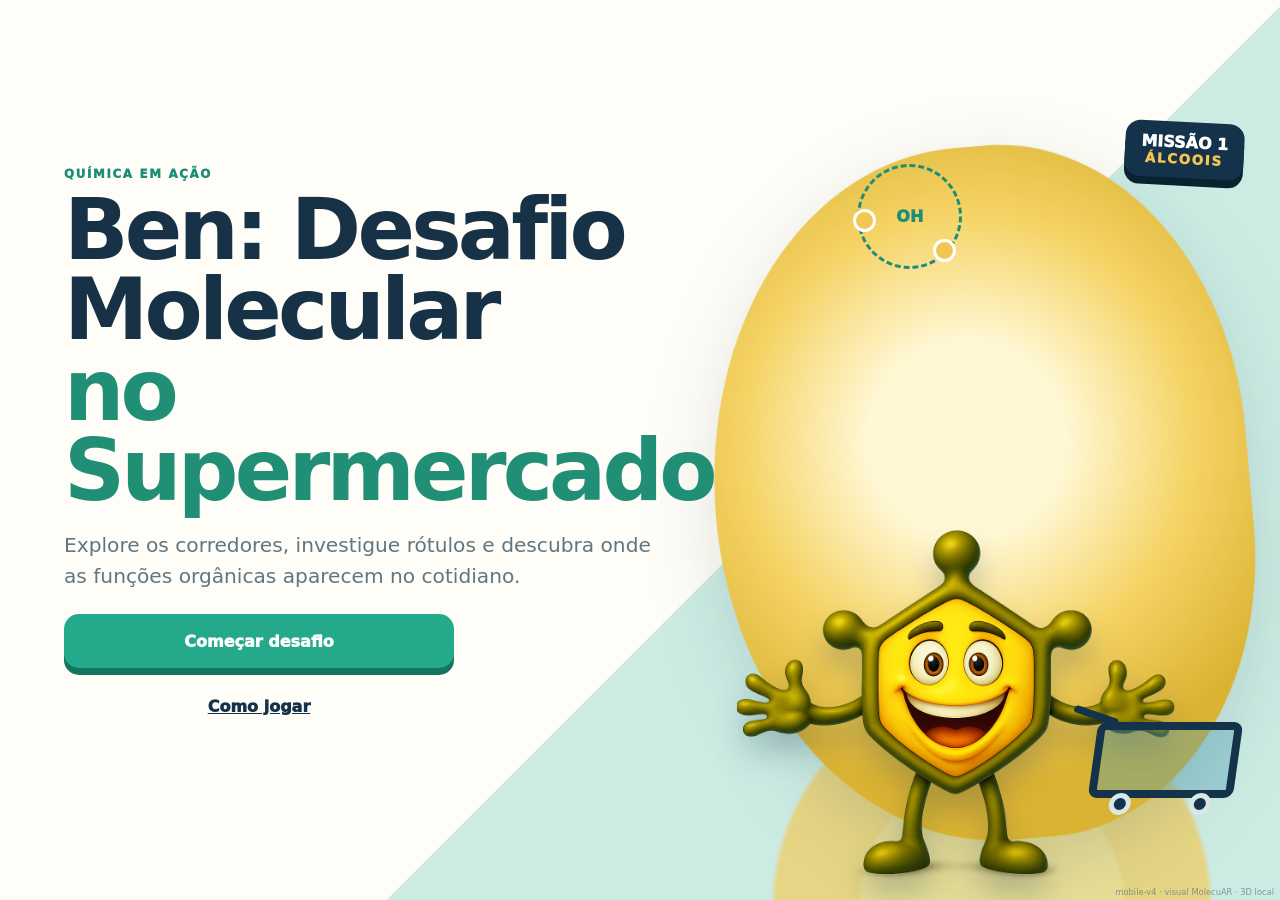
<file: mobile-v4.html>
<!doctype html>
<html lang="pt-BR">
<head>
  <meta charset="utf-8">
  <meta name="viewport" content="width=device-width,initial-scale=1,viewport-fit=cover">
  <meta name="theme-color" content="#14324a">
  <title>Ben: Desafio Molecular — Mobile V4</title>
  <style>
    html,body{margin:0;width:100%;height:100%;overflow:hidden;background:#dceee9}
    iframe{display:block;width:100%;height:100%;border:0;background:#dceee9}
  </style>
</head>
<body>
  <iframe id="ben-app" title="Ben: Desafio Molecular — Mobile V4" src="mobile-v3.html?v=6278256"></iframe>
  <script>
  (function(){
    "use strict";
    var ELEMENTS={
      H:{color:"#f4f5f6",dark:"#aeb8bf",radius:.30,covalent:.31},
      C:{color:"#252a31",dark:"#090b0e",radius:.48,covalent:.76},
      O:{color:"#ee2d2d",dark:"#8f0909",radius:.45,covalent:.66},
      N:{color:"#2767d6",dark:"#0b2d78",radius:.46,covalent:.71},
      Cl:{color:"#39a94a",dark:"#126521",radius:.60,covalent:1.02},
      Na:{color:"#8d67d5",dark:"#4f2f94",radius:.63,covalent:1.66},
      S:{color:"#e0b72e",dark:"#8d6d06",radius:.58,covalent:1.05}
    };

    function shade(hex,amount){
      var value=parseInt(hex.slice(1),16),r=Math.max(0,Math.min(255,(value>>16)+amount)),g=Math.max(0,Math.min(255,((value>>8)&255)+amount)),b=Math.max(0,Math.min(255,(value&255)+amount));
      return "rgb("+r+","+g+","+b+")";
    }

    function parseXYZ(xyz){
      var lines=String(xyz||"").trim().split(/\r?\n/),count=parseInt(lines[0],10)||0,atoms=[];
      for(var i=0;i<count;i+=1){
        var parts=(lines[i+2]||"").trim().split(/\s+/);
        if(parts.length<4)continue;
        atoms.push({index:i,el:parts[0],x:Number(parts[1]),y:Number(parts[2]),z:Number(parts[3])});
      }
      if(!atoms.length)throw new Error("Modelo sem átomos");
      var cx=0,cy=0,cz=0;
      atoms.forEach(function(atom){cx+=atom.x;cy+=atom.y;cz+=atom.z});
      cx/=atoms.length;cy/=atoms.length;cz/=atoms.length;
      atoms.forEach(function(atom){atom.x-=cx;atom.y-=cy;atom.z-=cz});
      var bonds=[];
      for(var a=0;a<atoms.length;a+=1){
        for(var b=a+1;b<atoms.length;b+=1){
          var dx=atoms[a].x-atoms[b].x,dy=atoms[a].y-atoms[b].y,dz=atoms[a].z-atoms[b].z;
          var distance=Math.sqrt(dx*dx+dy*dy+dz*dz),ea=ELEMENTS[atoms[a].el]||{covalent:.75},eb=ELEMENTS[atoms[b].el]||{covalent:.75};
          var ionic=(atoms[a].el==="Na"&&atoms[b].el==="Cl")||(atoms[a].el==="Cl"&&atoms[b].el==="Na");
          var limit=ionic?2.7:(ea.covalent+eb.covalent)*1.23;
          if(distance>.22&&distance<=limit){
            var carbonyl=((atoms[a].el==="C"&&atoms[b].el==="O")||(atoms[a].el==="O"&&atoms[b].el==="C"))&&distance<1.31;
            bonds.push({a:a,b:b,order:carbonyl?2:1,ionic:ionic});
          }
        }
      }
      return {atoms:atoms,bonds:bonds};
    }

    function createViewer(container){
      var doc=container.ownerDocument,win=doc.defaultView;
      container.innerHTML="";
      var canvas=doc.createElement("canvas"),ctx=canvas.getContext("2d");
      canvas.setAttribute("aria-label","Modelo molecular tridimensional em estilo bola e bastão. Arraste para girar e faça pinça para ampliar.");
      canvas.style.cssText="display:block;width:100%;height:100%;touch-action:none;cursor:grab";
      container.appendChild(canvas);
      var state={atoms:[],bonds:[],rx:-.34,ry:.58,zoom:1,pointers:new Map(),lastX:0,lastY:0,pinchDistance:0,frame:0};

      function schedule(){if(!state.frame)state.frame=win.requestAnimationFrame(function(){state.frame=0;draw()})}
      function rotate(atom){
        var cx=Math.cos(state.rx),sx=Math.sin(state.rx),cy=Math.cos(state.ry),sy=Math.sin(state.ry),y=atom.y*cx-atom.z*sx,z1=atom.y*sx+atom.z*cx;
        return {index:atom.index,el:atom.el,x:atom.x*cy+z1*sy,y:y,z:-atom.x*sy+z1*cy};
      }
      function drawSegment(a,b,width,colorA,colorB,dashed){
        var mx=(a.px+b.px)/2,my=(a.py+b.py)/2;
        ctx.save();ctx.lineCap="round";ctx.lineWidth=width+3;ctx.strokeStyle="rgba(20,32,38,.28)";
        if(dashed)ctx.setLineDash([8,7]);
        ctx.beginPath();ctx.moveTo(a.px,a.py);ctx.lineTo(b.px,b.py);ctx.stroke();
        ctx.lineWidth=width;ctx.strokeStyle=colorA;ctx.beginPath();ctx.moveTo(a.px,a.py);ctx.lineTo(mx,my);ctx.stroke();
        ctx.strokeStyle=colorB;ctx.beginPath();ctx.moveTo(mx,my);ctx.lineTo(b.px,b.py);ctx.stroke();
        ctx.globalAlpha=.38;ctx.lineWidth=Math.max(1.5,width*.23);ctx.strokeStyle="#fff";ctx.beginPath();ctx.moveTo(a.px-1,a.py-1);ctx.lineTo(b.px-1,b.py-1);ctx.stroke();ctx.restore();
      }
      function drawBond(bond,projected,scale){
        var a=projected[bond.a],b=projected[bond.b],ea=ELEMENTS[a.el]||ELEMENTS.C,eb=ELEMENTS[b.el]||ELEMENTS.C,width=Math.max(5,Math.min(13,scale*.13));
        if(bond.ionic){drawSegment(a,b,width*.55,"#a9b2b7","#a9b2b7",true);return}
        var dx=b.px-a.px,dy=b.py-a.py,len=Math.max(1,Math.sqrt(dx*dx+dy*dy)),ox=-dy/len,oy=dx/len;
        if(bond.order===2){
          var offset=Math.max(4,width*.48);
          drawSegment({px:a.px+ox*offset,py:a.py+oy*offset},{px:b.px+ox*offset,py:b.py+oy*offset},width*.64,ea.color,eb.color,false);
          drawSegment({px:a.px-ox*offset,py:a.py-oy*offset},{px:b.px-ox*offset,py:b.py-oy*offset},width*.64,ea.color,eb.color,false);
        }else drawSegment(a,b,width,ea.color,eb.color,false);
      }
      function drawAtom(atom,scale){
        var element=ELEMENTS[atom.el]||ELEMENTS.C,r=Math.max(8,element.radius*scale*.66*atom.perspective);
        ctx.save();ctx.shadowColor="rgba(0,0,0,.24)";ctx.shadowBlur=Math.max(5,r*.28);ctx.shadowOffsetY=Math.max(2,r*.12);
        var gradient=ctx.createRadialGradient(atom.px-r*.38,atom.py-r*.42,Math.max(1,r*.06),atom.px,atom.py,r);
        gradient.addColorStop(0,"#fff");gradient.addColorStop(.14,shade(element.color,42));gradient.addColorStop(.38,element.color);gradient.addColorStop(.78,shade(element.color,-25));gradient.addColorStop(1,element.dark);
        ctx.fillStyle=gradient;ctx.beginPath();ctx.arc(atom.px,atom.py,r,0,Math.PI*2);ctx.fill();ctx.shadowColor="transparent";
        ctx.lineWidth=Math.max(1.2,r*.055);ctx.strokeStyle="rgba(255,255,255,.72)";ctx.stroke();
        var glint=ctx.createRadialGradient(atom.px-r*.34,atom.py-r*.38,0,atom.px-r*.34,atom.py-r*.38,r*.32);
        glint.addColorStop(0,"rgba(255,255,255,.95)");glint.addColorStop(1,"rgba(255,255,255,0)");ctx.fillStyle=glint;ctx.beginPath();ctx.arc(atom.px-r*.27,atom.py-r*.31,r*.28,0,Math.PI*2);ctx.fill();
        if(atom.el==="Na"||atom.el==="Cl"){
          ctx.fillStyle="#fff";ctx.font="900 "+Math.max(10,Math.min(17,r*.7))+"px system-ui,sans-serif";ctx.textAlign="center";ctx.textBaseline="middle";ctx.fillText(atom.el,atom.px,atom.py+1);
        }
        ctx.restore();
      }
      function draw(){
        var rect=container.getBoundingClientRect(),w=Math.max(1,rect.width),h=Math.max(1,rect.height),dpr=Math.min(2,win.devicePixelRatio||1),pw=Math.round(w*dpr),ph=Math.round(h*dpr);
        if(canvas.width!==pw||canvas.height!==ph){canvas.width=pw;canvas.height=ph}
        canvas.style.width=w+"px";canvas.style.height=h+"px";ctx.setTransform(dpr,0,0,dpr,0,0);ctx.clearRect(0,0,w,h);
        var bg=ctx.createLinearGradient(0,0,0,h);bg.addColorStop(0,"#f7f8f9");bg.addColorStop(1,"#e5e8ea");ctx.fillStyle=bg;ctx.fillRect(0,0,w,h);
        if(!state.atoms.length)return;
        var projected=state.atoms.map(rotate),extent=1;
        projected.forEach(function(atom){extent=Math.max(extent,Math.abs(atom.x),Math.abs(atom.y),Math.abs(atom.z))});
        var scale=Math.min(w,h)*.39/extent*state.zoom;
        projected.forEach(function(atom){atom.perspective=1+Math.max(-.22,Math.min(.22,atom.z/(extent*5)));atom.px=w/2+atom.x*scale*atom.perspective;atom.py=h/2-atom.y*scale*atom.perspective-4});
        var minX=w,maxX=0,maxY=0;projected.forEach(function(atom){minX=Math.min(minX,atom.px);maxX=Math.max(maxX,atom.px);maxY=Math.max(maxY,atom.py)});
        var shadow=ctx.createRadialGradient((minX+maxX)/2,Math.min(h-18,maxY+24),3,(minX+maxX)/2,Math.min(h-18,maxY+24),Math.max(28,(maxX-minX)*.47));
        shadow.addColorStop(0,"rgba(25,37,43,.19)");shadow.addColorStop(1,"rgba(25,37,43,0)");ctx.fillStyle=shadow;ctx.beginPath();ctx.ellipse((minX+maxX)/2,Math.min(h-18,maxY+24),Math.max(30,(maxX-minX)*.48),10,0,0,Math.PI*2);ctx.fill();
        state.bonds.map(function(bond){return {bond:bond,z:(projected[bond.a].z+projected[bond.b].z)/2}}).sort(function(a,b){return a.z-b.z}).forEach(function(entry){drawBond(entry.bond,projected,scale)});
        projected.slice().sort(function(a,b){return a.z-b.z}).forEach(function(atom){drawAtom(atom,scale)});
      }
      function pointerDistance(){var points=Array.from(state.pointers.values());if(points.length<2)return 0;return Math.hypot(points[0].x-points[1].x,points[0].y-points[1].y)}
      canvas.addEventListener("pointerdown",function(event){event.preventDefault();canvas.setPointerCapture&&canvas.setPointerCapture(event.pointerId);state.pointers.set(event.pointerId,{x:event.clientX,y:event.clientY});state.lastX=event.clientX;state.lastY=event.clientY;if(state.pointers.size===2)state.pinchDistance=pointerDistance();canvas.style.cursor="grabbing"});
      canvas.addEventListener("pointermove",function(event){if(!state.pointers.has(event.pointerId))return;event.preventDefault();state.pointers.set(event.pointerId,{x:event.clientX,y:event.clientY});if(state.pointers.size>=2){var distance=pointerDistance();if(state.pinchDistance>0)state.zoom=Math.max(.6,Math.min(2.2,state.zoom*distance/state.pinchDistance));state.pinchDistance=distance}else{state.ry+=(event.clientX-state.lastX)*.012;state.rx+=(event.clientY-state.lastY)*.012;state.lastX=event.clientX;state.lastY=event.clientY}schedule()});
      function release(event){state.pointers.delete(event.pointerId);if(state.pointers.size<2)state.pinchDistance=0;canvas.style.cursor="grab"}
      canvas.addEventListener("pointerup",release);canvas.addEventListener("pointercancel",release);
      canvas.addEventListener("wheel",function(event){event.preventDefault();state.zoom=Math.max(.6,Math.min(2.2,state.zoom*(event.deltaY>0?.9:1.1)));schedule()},{passive:false});
      win.addEventListener("resize",schedule,{passive:true});if(win.ResizeObserver)new win.ResizeObserver(schedule).observe(container);

      var api={
        removeAllModels:function(){state.atoms=[];state.bonds=[];schedule()},
        addModel:function(xyz){var parsed=parseXYZ(xyz);state.atoms=parsed.atoms;state.bonds=parsed.bonds;state.rx=-.34;state.ry=.58;state.zoom=1;schedule();return{}},
        setStyle:function(){},zoomTo:function(){state.zoom=1;schedule()},setSpin:function(){},render:schedule,resize:schedule,
        zoomBy:function(factor){state.zoom=Math.max(.6,Math.min(2.2,state.zoom*factor));schedule()},
        reset:function(){state.rx=-.34;state.ry=.58;state.zoom=1;schedule()}
      };
      container.__benV4Viewer=api;
      return api;
    }

    function enhanceViewerUI(appDocument){
      var panel=appDocument.querySelector(".viewer-panel");if(!panel||panel.querySelector(".v4-viewer-tools"))return;
      var style=appDocument.createElement("style");style.textContent=".viewer-panel{background:linear-gradient(180deg,#f7f8f9,#e5e8ea)!important}.v4-viewer-tools{position:absolute;right:9px;top:9px;z-index:8;display:flex;gap:6px;padding:5px;border-radius:14px;background:#ffffffdc;box-shadow:0 5px 18px #14324a24}.v4-viewer-tools button{width:40px;height:40px;border:1px solid #c9d6da;border-radius:11px;background:#fff;color:#14324a;font-size:1.1rem;font-weight:1000}.v4-viewer-caption{position:absolute;left:10px;right:10px;bottom:7px;z-index:7;text-align:center;font:850 .69rem system-ui,sans-serif;color:#536a73;pointer-events:none;text-shadow:0 1px 0 #fff}";appDocument.head.appendChild(style);
      var tools=appDocument.createElement("div");tools.className="v4-viewer-tools";tools.innerHTML='<button type="button" data-v4="out" aria-label="Diminuir molécula">−</button><button type="button" data-v4="reset" aria-label="Restaurar orientação">↺</button><button type="button" data-v4="in" aria-label="Aumentar molécula">+</button>';
      var caption=appDocument.createElement("div");caption.className="v4-viewer-caption";caption.textContent="Arraste para girar · faça pinça para ampliar";panel.appendChild(tools);panel.appendChild(caption);
      tools.addEventListener("click",function(event){var action=event.target&&event.target.getAttribute("data-v4"),viewer=appDocument.getElementById("viewer").__benV4Viewer;if(!viewer)return;if(action==="in")viewer.zoomBy(1.16);if(action==="out")viewer.zoomBy(.86);if(action==="reset")viewer.reset()});
    }

    document.getElementById("ben-app").addEventListener("load",function(){
      try{
        var appWindow=this.contentWindow,appDocument=this.contentDocument;
        appWindow.$3Dmol={createViewer:createViewer};
        enhanceViewerUI(appDocument);
        var version=appDocument.querySelector(".version");if(version)version.textContent="mobile-v4 · visual MolecuAR · 3D local";
        appWindow.console.info("Ben Mobile V4: renderizador molecular local estilo ball-and-stick ativado.");
      }catch(error){console.error("Não foi possível ativar a Mobile V4.",error)}
    });
  })();
  </script>
</body>
</html>
</file>
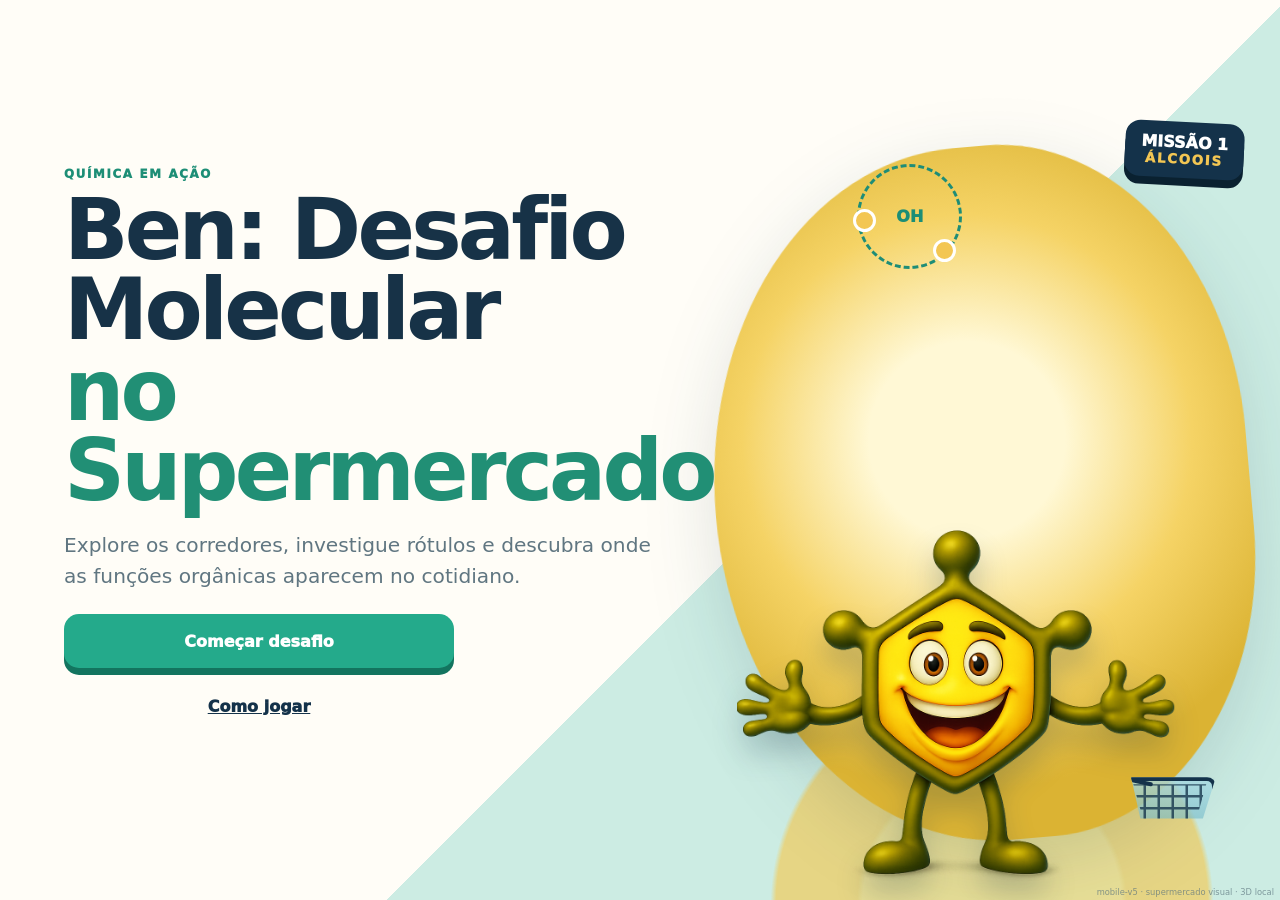
<file: mobile-v5.html>
<!doctype html>
<html lang="pt-BR">
<head>
  <meta charset="utf-8">
  <meta name="viewport" content="width=device-width,initial-scale=1,viewport-fit=cover">
  <meta name="theme-color" content="#14324a">
  <title>Ben: Desafio Molecular — Mobile V5</title>
  <style>html,body{margin:0;width:100%;height:100%;overflow:hidden;background:#dceee9}iframe{display:block;width:100%;height:100%;border:0;background:#dceee9}</style>
</head>
<body>
  <iframe id="v4-app" title="Ben: Desafio Molecular — Mobile V5" src="mobile-v4.html?v=0c204fc"></iframe>
  <script>
  (function(){
    "use strict";
    var outer=document.getElementById("v4-app"),installed=false;
    function findApp(){
      try{
        var v4doc=outer.contentDocument,inner=v4doc&&v4doc.getElementById("ben-app");
        if(!inner||!inner.contentDocument)return null;
        var doc=inner.contentDocument;
        if(!doc.getElementById("scene")||doc.querySelectorAll(".product").length<8)return null;
        return {doc:doc,win:inner.contentWindow};
      }catch(e){return null}
    }
    function install(){
      if(installed)return;
      var app=findApp();if(!app){setTimeout(install,120);return}
      installed=true;var d=app.doc,w=app.win;
      var css=d.createElement("style");css.id="v5-art";css.textContent=`
      /* V5: arte de supermercado; lógica e visualizador molecular permanecem os da V4. */
      .hero-cart{right:8%!important;bottom:8%!important;width:92px!important;height:55px!important;border:0!important;border-radius:5px 9px 12px 8px!important;transform:none!important;background:linear-gradient(180deg,rgba(169,219,228,.8),rgba(96,173,190,.58))!important;clip-path:polygon(8% 0,100% 0,86% 75%,18% 75%)!important;box-shadow:inset 0 0 0 4px #14324a,0 12px 20px #14324a2e!important}
      .hero-cart:before{left:-25px!important;top:-10px!important;width:37px!important;height:6px!important;transform:rotate(12deg)!important;background:#14324a!important;box-shadow:20px 7px 0 -1px #14324a!important}.hero-cart:after{content:"";position:absolute;inset:7px 8px 13px;background:repeating-linear-gradient(90deg,transparent 0 11px,#14324a 12px 14px),repeating-linear-gradient(0deg,transparent 0 9px,#14324a 10px 12px);opacity:.78;clip-path:polygon(2% 0,98% 0,85% 100%,15% 100%)}
      .hero-cart i,.hero-cart b{bottom:-16px!important;width:16px!important;height:16px!important;border:3px solid #e3eeee!important;background:conic-gradient(#14324a 0 20%,#8aa0a8 20% 35%,#14324a 35% 55%,#8aa0a8 55% 70%,#14324a 70%)!important}.hero-cart i{left:18px!important}.hero-cart b{right:13px!important}
      .sector-label{display:none!important}.gondola{position:absolute;z-index:1;width:45%;height:25%;border-radius:13px 13px 7px 7px;background:linear-gradient(90deg,#eff5f5,#d7e4e5);border:3px solid #fff;box-shadow:8px 10px 0 #78949c,8px 18px 25px #173a4528}.gondola-tl{left:3%;top:7%;--back:#f7dfec}.gondola-tr{right:3%;top:7%;--back:#d9f0ec}.gondola-bl{left:3%;top:50%;--back:#f7ebc8}.gondola-br{right:3%;top:50%;--back:#dceaf6}
      .gondola-sign{position:absolute;left:7px;right:7px;top:-28px;height:29px;display:grid;place-items:center;border-radius:9px 9px 3px 3px;background:linear-gradient(180deg,#fff,#e6efef);border:2px solid #fff;color:#294f5d;font-size:.56rem;font-weight:1000;letter-spacing:.075em;box-shadow:0 5px 9px #173a451c;white-space:nowrap}.gondola-back{position:absolute;inset:5px 5px 23px;border-radius:7px;background:linear-gradient(180deg,var(--back),#f7faf9);box-shadow:inset 0 0 0 2px #ffffffb8}.gondola-divider{position:absolute;left:50%;top:8px;bottom:24px;width:3px;transform:translateX(-50%);background:#a9bec2;box-shadow:1px 0 #fff}.gondola-shelf{position:absolute;left:2px;right:2px;bottom:21px;height:9px;border-radius:3px;background:linear-gradient(180deg,#fff,#c7d6d8);box-shadow:0 4px 0 #718e96}.gondola-base{position:absolute;left:-2px;right:-2px;bottom:0;height:22px;border-radius:3px 3px 6px 6px;background:linear-gradient(180deg,#f8fbfb,#b9cbce);border-top:3px solid #fff}
      .product{width:21%!important;height:20%!important;min-width:76px;max-width:145px;min-height:112px;max-height:170px;z-index:5!important;overflow:visible}.product-stand,.product-icon{display:none!important}.product-package{position:absolute;left:50%;top:7%;width:58px;height:75px;transform:translateX(-50%);filter:drop-shadow(4px 7px 5px #102c3635);transition:transform .16s,filter .16s}.pkg-body,.pkg-top,.pkg-label,.pkg-detail{position:absolute;display:block}.pkg-body{left:9px;right:9px;bottom:4px;top:17px;border:3px solid rgba(255,255,255,.9);box-shadow:inset -7px -7px 10px rgba(23,50,71,.12),inset 6px 5px 8px rgba(255,255,255,.5)}.pkg-top{left:20px;right:20px;top:5px;height:16px;border-radius:5px 5px 2px 2px;background:#254b5d;box-shadow:inset 0 3px rgba(255,255,255,.35)}.pkg-label{left:12px;right:12px;bottom:17px;min-height:19px;padding:3px 1px;border-radius:4px;display:grid;place-items:center;background:#fffef6;color:#24404c;font-size:.42rem;font-weight:1000;line-height:1;text-align:center;box-shadow:0 1px 3px #0002}.pkg-detail{display:none}.product-name{left:4%!important;right:4%!important;bottom:0!important;padding:5px 2px!important;border-radius:6px!important;background:#fff!important;border:1px solid #c7d6d8!important;color:#234451!important;font-size:.58rem!important;line-height:1!important;box-shadow:0 3px 0 #9db2b7!important}.product.near .product-package{transform:translateX(-50%) translateY(-5px) scale(1.06);filter:drop-shadow(0 0 10px #ffd94e) drop-shadow(4px 8px 5px #102c3644)}.product.near .product-name{outline:3px solid #ffd94e}.product.done{opacity:.52!important}.product.done:after{right:4%!important;top:0!important}
      .pkg-perfume .pkg-body{left:7px;right:7px;top:24px;border-radius:9px 9px 13px 13px;background:linear-gradient(145deg,#fbe5f2,#d979af 68%,#b64c88)}.pkg-perfume .pkg-top{left:19px;right:19px;background:linear-gradient(#d4b85e,#927126)}.pkg-perfume .pkg-detail{display:block;right:4px;top:9px;width:18px;height:4px;border-radius:5px;background:#927126;box-shadow:-9px 4px 0 -1px #927126}
      .pkg-acetone .pkg-body{border-radius:10px 10px 14px 14px;background:linear-gradient(145deg,#fdfcff,#e9d8f3 63%,#caa5dc)}.pkg-acetone .pkg-top{background:linear-gradient(#7b4a93,#4a2861)}.pkg-acetone .pkg-label{background:#76508c;color:#fff}
      .pkg-gel .pkg-body{top:21px;border-radius:10px 10px 13px 13px;background:linear-gradient(145deg,rgba(230,255,249,.94),rgba(82,198,172,.72))}.pkg-gel .pkg-top{top:9px;height:13px;background:#278a75}.pkg-gel .pkg-detail{display:block;left:27px;top:4px;width:25px;height:6px;border-radius:4px;background:#278a75;box-shadow:-7px 4px 0 -1px #278a75}
      .pkg-antiseptic .pkg-body{left:8px;right:8px;top:19px;border-radius:7px 7px 15px 15px;background:linear-gradient(145deg,#e7f5ff,#71aee2 67%,#3973ad)}.pkg-antiseptic .pkg-top{left:18px;right:18px;background:#1e537d}.pkg-antiseptic .pkg-detail{display:grid;place-items:center;left:22px;top:29px;width:15px;height:15px;border-radius:50%;background:#fff;color:#2e78ad;font-weight:1000}.pkg-antiseptic .pkg-detail:before{content:"+"}.pkg-antiseptic .pkg-label{font-size:.36rem}
      .pkg-vinegar .pkg-body{left:14px;right:14px;top:16px;border-radius:8px 8px 12px 12px;background:linear-gradient(90deg,rgba(255,255,255,.72),rgba(242,201,89,.82) 46%,rgba(199,139,31,.9));clip-path:polygon(22% 0,78% 0,100% 18%,91% 100%,9% 100%,0 18%)}.pkg-vinegar .pkg-top{left:22px;right:22px;top:3px;background:#b9473c}
      .pkg-oil .pkg-body{left:13px;right:13px;top:13px;border-radius:7px 7px 13px 13px;background:linear-gradient(90deg,#fff7a7,#f1c73e 55%,#c89d19)}.pkg-oil .pkg-top{left:21px;right:21px;top:2px;background:#3f8055}.pkg-oil .pkg-label{background:#3f8055;color:#fff}
      .pkg-salt .pkg-body{left:7px;right:7px;top:14px;border-radius:4px;background:linear-gradient(150deg,#fff,#e4edf2);clip-path:polygon(5% 0,95% 0,100% 100%,0 100%)}.pkg-salt .pkg-top{left:7px;right:7px;top:7px;height:9px;background:#5293b4}.pkg-salt .pkg-label{bottom:21px;background:#3f86a9;color:#fff;font-size:.55rem}.pkg-salt .pkg-detail{display:block;left:20px;right:20px;bottom:7px;height:8px;border-radius:50%;background:radial-gradient(circle,#a9c4d1 0 1px,transparent 1.5px);background-size:5px 5px}
      .pkg-soda .pkg-body{left:14px;right:14px;top:10px;border-radius:10px 10px 13px 13px;background:linear-gradient(90deg,#6e1d2d,#c83e55 48%,#742233);clip-path:polygon(24% 0,76% 0,91% 14%,100% 100%,0 100%,9% 14%)}.pkg-soda .pkg-top{left:22px;right:22px;top:1px;height:12px;background:#bfc5c8}.pkg-soda .pkg-label{background:#fff;color:#b82e46}.pkg-soda .pkg-detail{display:block;right:12px;top:28px;width:6px;height:6px;border-radius:50%;background:#fff8;box-shadow:-9px 8px 0 #fff8,-2px 16px 0 #fff8}
      .ben-unit{width:132px!important;height:96px!important;transform:translate(-50%,-50%)!important;z-index:12!important}.ben-unit.dir-left{transform:translate(-50%,-50%) scaleX(-1)!important}.unit-shadow{position:absolute;left:7px;right:2px;bottom:0;height:17px;border-radius:50%;background:radial-gradient(ellipse,#17384238,transparent 69%)}.ben-character{position:absolute!important;left:1px!important;top:5px!important;width:76px!important;height:78px!important;object-fit:contain;z-index:4;filter:drop-shadow(0 5px 4px #0003)}.push-link{position:absolute;left:56px;top:43px;width:24px;height:5px;border-radius:5px;background:#14324a;transform:rotate(8deg);z-index:5}
      .cart{left:62px!important;top:36px!important;width:66px!important;height:42px!important;border:0!important;border-radius:4px 7px 8px 5px!important;transform:none!important;background:linear-gradient(180deg,rgba(169,219,228,.83),rgba(74,155,177,.55))!important;clip-path:polygon(7% 0,100% 0,85% 76%,18% 76%)!important;box-shadow:inset 0 0 0 4px #14324a,0 8px 8px #102d3731!important;z-index:3}.cart:before{left:-20px!important;top:-8px!important;width:28px!important;height:5px!important;transform:rotate(10deg)!important;background:#14324a!important;box-shadow:16px 5px 0 -1px #14324a!important}.cart-grid{position:absolute;inset:7px 7px 12px;background:repeating-linear-gradient(90deg,transparent 0 8px,#14324a 9px 11px),repeating-linear-gradient(0deg,transparent 0 7px,#14324a 8px 10px);opacity:.78;clip-path:polygon(2% 0,98% 0,85% 100%,15% 100%)}.cart-rim{position:absolute;left:5px;right:4px;top:3px;height:6px;border-radius:6px;background:#14324a}.wheel{bottom:-10px!important;width:15px!important;height:15px!important;border:3px solid #e2eeee!important;background:conic-gradient(#14324a 0 18%,#80959e 18% 34%,#14324a 34% 52%,#80959e 52% 68%,#14324a 68%)!important}.wheel.w1{left:11px!important}.wheel.w2{right:7px!important}.ben-unit.moving .wheel{animation:v5roll .35s linear infinite}.ben-unit.dir-left.moving .wheel{animation-direction:reverse}.ben-unit.moving .ben-character{animation:v5walk .32s ease-in-out infinite alternate}@keyframes v5roll{to{transform:rotate(360deg)}}@keyframes v5walk{to{transform:translateY(-3px) rotate(1.5deg)}}
      .checkout-body{background:linear-gradient(155deg,#496b76,#244753)!important}.checkout-body:after{content:"";position:absolute;right:8px;top:-18px;width:26px;height:28px;border-radius:5px;background:#1b3b49;border:3px solid #fff;box-shadow:inset 0 0 0 5px #86c7ae}
      @media(max-width:700px){.hero-cart{right:11%!important;bottom:5%!important;width:78px!important;height:48px!important}.gondola{height:23.5%}.gondola-tl,.gondola-tr{top:8%}.gondola-bl,.gondola-br{top:51%}.gondola-sign{top:-25px;height:26px;font-size:.51rem}.product{height:19%!important;min-height:100px}.product-package{width:51px;height:68px;top:6%}.product-name{font-size:.54rem!important}.ben-unit{width:122px!important;height:91px!important}.ben-character{width:70px!important;height:72px!important}.cart{left:57px!important;top:35px!important;width:61px!important;height:39px!important}.push-link{left:52px;top:42px}}
      `;d.head.appendChild(css);

      var scene=d.getElementById("scene");
      d.querySelectorAll(".sector-label").forEach(function(e){e.remove()});
      [
        ["gondola-tl","HIGIENE E BELEZA"],["gondola-tr","CUIDADOS PESSOAIS"],
        ["gondola-bl","MERCEARIA"],["gondola-br","BEBIDAS E LIMPEZA"]
      ].forEach(function(item){var g=d.createElement("div");g.className="gondola "+item[0];g.setAttribute("aria-hidden","true");g.innerHTML='<span class="gondola-sign">'+item[1]+'</span><span class="gondola-back"></span><span class="gondola-divider"></span><span class="gondola-shelf"></span><span class="gondola-base"></span>';scene.insertBefore(g,scene.firstChild)});

      var labels={perfume:"PERFUME",acetone:"REMOVEDOR",gel:"ÁLCOOL GEL",antiseptic:"ANTISSÉPTICO",vinegar:"VINAGRE",oil:"ÓLEO",salt:"SAL",soda:"REFRI"};
      d.querySelectorAll(".product").forEach(function(p){var id=p.dataset.id,name=p.querySelector(".product-name")?p.querySelector(".product-name").textContent:id;p.innerHTML='<span class="product-package pkg-'+id+'"><span class="pkg-top"></span><span class="pkg-body"></span><span class="pkg-label">'+labels[id]+'</span><span class="pkg-detail"></span></span><span class="product-name">'+name+'</span>'});

      var hero=d.querySelector(".hero-cart");if(hero&&!hero.querySelector(".hero-cart-grid")){hero.insertAdjacentHTML("afterbegin",'<span class="hero-cart-grid"></span><span class="hero-cart-rim"></span>')}
      var ben=d.getElementById("ben");if(ben){ben.classList.add("dir-right");var img=ben.querySelector("img");if(img)img.className="ben-character";ben.insertAdjacentHTML("afterbegin",'<span class="unit-shadow"></span>');var cart=ben.querySelector(".cart");if(cart){cart.insertAdjacentHTML("afterbegin",'<span class="cart-grid"></span><span class="cart-rim"></span>');cart.insertAdjacentHTML("beforebegin",'<span class="push-link"></span>')}}

      var lastX=parseFloat(ben&&ben.style.left)||50,stopTimer=0;
      if(ben)new w.MutationObserver(function(){var x=parseFloat(ben.style.left)||lastX,dx=x-lastX;if(Math.abs(dx)>.01){ben.classList.toggle("dir-left",dx<0);ben.classList.toggle("dir-right",dx>=0);ben.classList.add("moving");clearTimeout(stopTimer);stopTimer=setTimeout(function(){ben.classList.remove("moving")},120)}lastX=x}).observe(ben,{attributes:true,attributeFilter:["style"]});

      var version=d.querySelector(".version");if(version)version.textContent="mobile-v5 · supermercado visual · 3D local";
    }
    outer.addEventListener("load",install);install();
  })();
  </script>
</body>
</html>
</file>
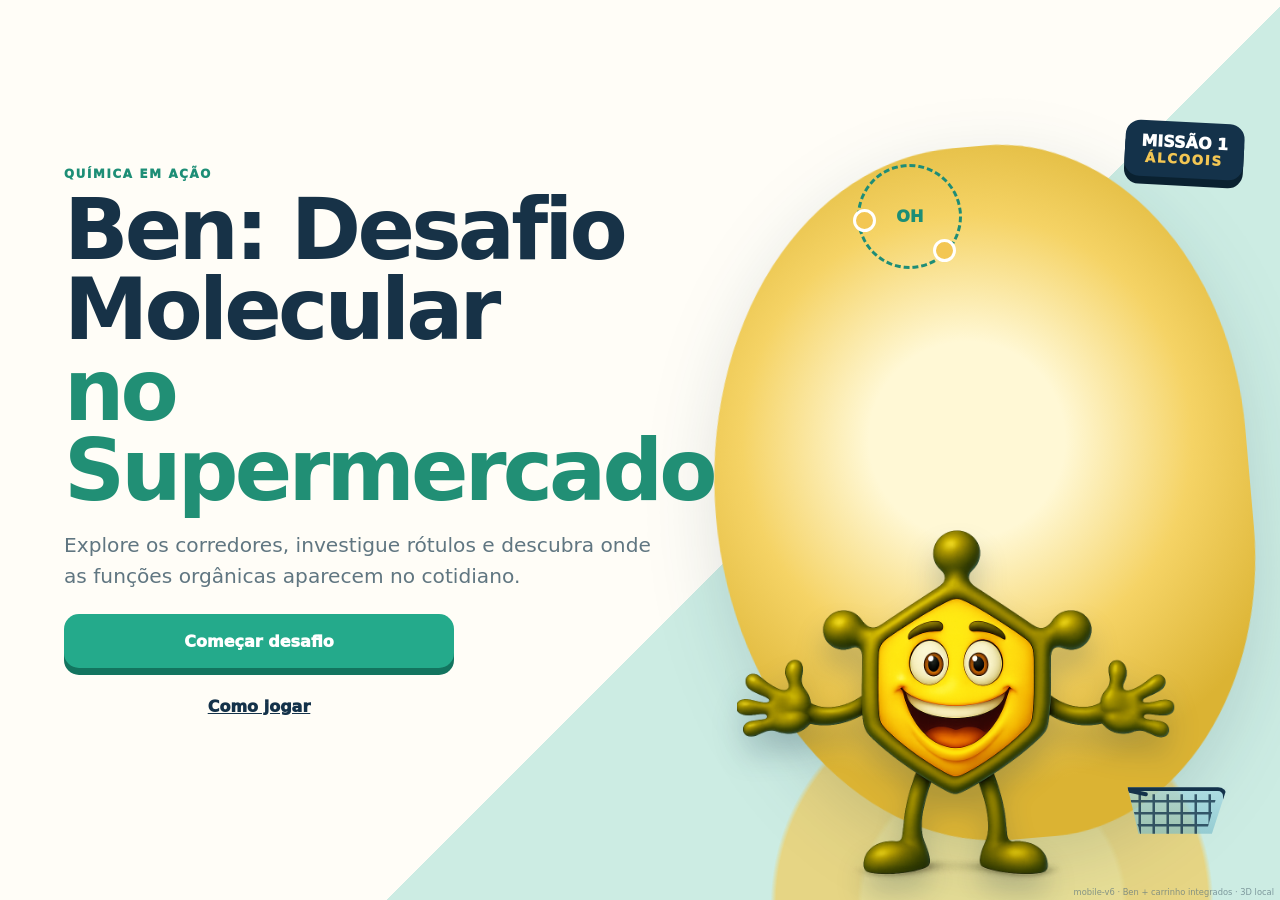
<file: mobile-v6.html>
<!doctype html>
<html lang="pt-BR">
<head>
  <meta charset="utf-8">
  <meta name="viewport" content="width=device-width,initial-scale=1,viewport-fit=cover">
  <meta name="theme-color" content="#14324a">
  <title>Ben: Desafio Molecular — Mobile V6</title>
  <style>
    html,body{margin:0;width:100%;height:100%;overflow:hidden;background:#dceee9}
    iframe{display:block;width:100%;height:100%;border:0;background:#dceee9}
  </style>
</head>
<body>
  <iframe id="v5-app" title="Ben: Desafio Molecular — Mobile V6" src="mobile-v5.html?v=56e93ff"></iframe>
  <script>
  (function(){
    "use strict";

    var outer=document.getElementById("v5-app");
    var installed=false;

    function findApp(){
      try{
        var v5doc=outer.contentDocument;
        var v4frame=v5doc&&v5doc.getElementById("v4-app");
        var v4doc=v4frame&&v4frame.contentDocument;
        var v3frame=v4doc&&v4doc.getElementById("ben-app");
        var doc=v3frame&&v3frame.contentDocument;
        if(!doc||!doc.getElementById("ben")||!doc.getElementById("scene"))return null;
        return {doc:doc,win:v3frame.contentWindow};
      }catch(error){
        return null;
      }
    }

    function ensureElement(parent,className,tagName){
      var found=parent.querySelector("."+className);
      if(found)return found;
      var element=parent.ownerDocument.createElement(tagName||"span");
      element.className=className;
      parent.appendChild(element);
      return element;
    }

    function install(){
      if(installed)return;
      var app=findApp();
      if(!app){
        window.setTimeout(install,120);
        return;
      }

      installed=true;
      var d=app.doc;
      var w=app.win;

      var css=d.createElement("style");
      css.id="v6-ben-cart";
      css.textContent=`
      /* V6 Critical 1 — Ben maior e carrinho integrado; lógica da V5 preservada. */

      .hero-cart{
        right:6%!important;
        bottom:6%!important;
        width:108px!important;
        height:62px!important;
      }
      .hero-cart i,.hero-cart b{
        width:18px!important;
        height:18px!important;
        bottom:-18px!important;
      }

      .ben-unit{
        width:178px!important;
        height:132px!important;
        transform:translate(-50%,-50%)!important;
        transform-origin:50% 70%!important;
        overflow:visible!important;
        z-index:14!important;
      }

      .ben-unit.dir-left{
        transform:translate(-50%,-50%) scaleX(-1)!important;
      }

      .ben-character{
        left:2px!important;
        top:-7px!important;
        width:112px!important;
        height:114px!important;
        object-fit:contain!important;
        z-index:5!important;
        filter:drop-shadow(0 7px 5px #0003)!important;
        transform-origin:53% 80%!important;
      }

      .cart{
        left:99px!important;
        top:62px!important;
        width:60px!important;
        height:39px!important;
        z-index:7!important;
        box-shadow:inset 0 0 0 4px #14324a,0 9px 9px #102d3733!important;
      }

      .cart:before{
        left:-29px!important;
        top:-10px!important;
        width:36px!important;
        height:6px!important;
        transform:rotate(7deg)!important;
        box-shadow:none!important;
      }

      .cart-grid{
        inset:7px 7px 11px!important;
        background:
          repeating-linear-gradient(90deg,transparent 0 8px,#14324a 9px 11px),
          repeating-linear-gradient(0deg,transparent 0 7px,#14324a 8px 10px)!important;
      }

      .cart-rim{
        left:4px!important;
        right:4px!important;
        top:3px!important;
        height:6px!important;
      }

      .push-link{
        left:77px!important;
        top:57px!important;
        width:31px!important;
        height:7px!important;
        border-radius:8px!important;
        background:linear-gradient(90deg,#79880d,#b7bd25 48%,#14324a 50%,#14324a)!important;
        transform:rotate(6deg)!important;
        transform-origin:left center!important;
        z-index:9!important;
        box-shadow:0 2px 2px #0002!important;
      }

      .push-link:before{
        content:"";
        position:absolute;
        left:-5px;
        top:-3px;
        width:12px;
        height:12px;
        border-radius:50%;
        background:radial-gradient(circle at 35% 30%,#e7e84c,#8e970d 72%);
        box-shadow:0 2px 2px #0003;
      }

      .wheel{
        bottom:-13px!important;
        width:17px!important;
        height:17px!important;
        border-width:3px!important;
        z-index:8!important;
      }
      .wheel.w1{left:9px!important}
      .wheel.w2{right:5px!important}

      .unit-shadow{
        left:4px!important;
        right:5px!important;
        bottom:0!important;
        height:22px!important;
        background:radial-gradient(ellipse at center,rgba(18,51,60,.28) 0 34%,rgba(18,51,60,.12) 52%,transparent 72%)!important;
        filter:blur(1px);
        z-index:1!important;
      }

      .ben-unit.moving .wheel{
        animation:v6roll .28s linear infinite!important;
      }
      .ben-unit.dir-left.moving .wheel{
        animation-direction:reverse!important;
      }
      .ben-unit.moving .ben-character{
        animation:v6walk .28s ease-in-out infinite alternate!important;
      }
      .ben-unit.moving .cart{
        animation:v6cart .36s ease-in-out infinite alternate!important;
      }

      @keyframes v6roll{
        to{transform:rotate(360deg)}
      }
      @keyframes v6walk{
        from{transform:translateY(0) rotate(-.8deg)}
        to{transform:translateY(-4px) rotate(1.2deg)}
      }
      @keyframes v6cart{
        from{translate:0 0;rotate:-.5deg}
        to{translate:0 -1px;rotate:.8deg}
      }

      .ben-unit.dir-up .ben-character{
        left:17px!important;
        top:4px!important;
      }
      .ben-unit.dir-up .cart{
        left:91px!important;
        top:40px!important;
      }
      .ben-unit.dir-up .push-link{
        left:72px!important;
        top:49px!important;
        transform:rotate(-10deg)!important;
      }

      .ben-unit.dir-down .ben-character{
        left:10px!important;
        top:-10px!important;
      }
      .ben-unit.dir-down .cart{
        left:94px!important;
        top:70px!important;
      }
      .ben-unit.dir-down .push-link{
        left:75px!important;
        top:61px!important;
        transform:rotate(12deg)!important;
      }

      @media(max-width:420px){
        .ben-unit{
          width:168px!important;
          height:126px!important;
        }
        .ben-character{
          width:106px!important;
          height:108px!important;
        }
        .cart{
          left:94px!important;
          top:59px!important;
          width:58px!important;
          height:38px!important;
        }
        .push-link{
          left:73px!important;
          top:54px!important;
        }
      }
      `;
      d.head.appendChild(css);

      var ben=d.getElementById("ben");
      if(ben){
        var image=ben.querySelector("img");
        if(image)image.classList.add("ben-character");

        var cart=ben.querySelector(".cart");
        if(cart){
          ensureElement(cart,"cart-grid");
          ensureElement(cart,"cart-rim");
          if(!cart.querySelector(".wheel.w1")){
            var wheel1=d.createElement("span");
            wheel1.className="wheel w1";
            cart.appendChild(wheel1);
          }
          if(!cart.querySelector(".wheel.w2")){
            var wheel2=d.createElement("span");
            wheel2.className="wheel w2";
            cart.appendChild(wheel2);
          }
        }

        if(!ben.querySelector(".unit-shadow")){
          var shadow=d.createElement("span");
          shadow.className="unit-shadow";
          ben.insertBefore(shadow,ben.firstChild);
        }

        if(!ben.querySelector(".push-link")){
          var link=d.createElement("span");
          link.className="push-link";
          if(cart)ben.insertBefore(link,cart);
          else ben.appendChild(link);
        }

        var lastLeft=parseFloat(ben.style.left)||50;
        var lastTop=parseFloat(ben.style.top)||88;
        var stopTimer=0;

        new w.MutationObserver(function(){
          var left=parseFloat(ben.style.left);
          var top=parseFloat(ben.style.top);
          if(!Number.isFinite(left))left=lastLeft;
          if(!Number.isFinite(top))top=lastTop;

          var dx=left-lastLeft;
          var dy=top-lastTop;

          if(Math.abs(dx)>.01||Math.abs(dy)>.01){
            ben.classList.remove("dir-left","dir-right","dir-up","dir-down");

            if(Math.abs(dx)>=Math.abs(dy)){
              ben.classList.add(dx<0?"dir-left":"dir-right");
            }else{
              ben.classList.add(dy<0?"dir-up":"dir-down");
            }

            ben.classList.add("moving");
            clearTimeout(stopTimer);
            stopTimer=setTimeout(function(){
              ben.classList.remove("moving");
            },140);
          }

          lastLeft=left;
          lastTop=top;
        }).observe(ben,{attributes:true,attributeFilter:["style"]});
      }

      var version=d.querySelector(".version");
      if(version)version.textContent="mobile-v6 · Ben + carrinho integrados · 3D local";
    }

    outer.addEventListener("load",install);
    install();
  })();
  </script>
</body>
</html>
</file>
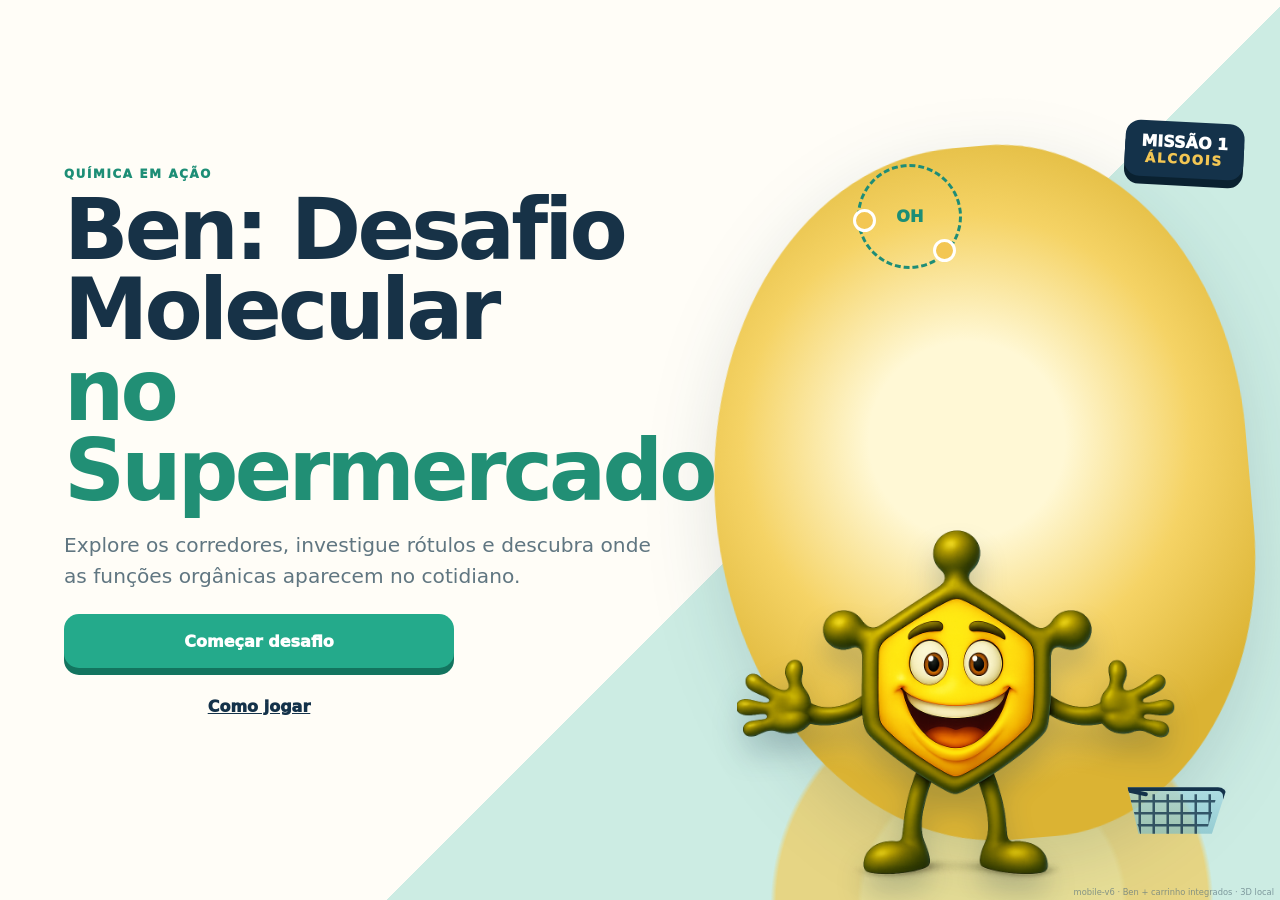
<file: mobile-v7.html>
<!doctype html>
<html lang="pt-BR">
<head>
  <meta charset="utf-8">
  <meta name="viewport" content="width=device-width,initial-scale=1,viewport-fit=cover">
  <meta name="theme-color" content="#14324a">
  <title>Ben: Desafio Molecular — versão estável</title>
  <meta http-equiv="refresh" content="0; url=mobile-v6.html?v=b595e19">
  <style>
    html,body{margin:0;min-height:100%;font-family:system-ui,-apple-system,"Segoe UI",sans-serif;background:#dceee9;color:#14324a}
    body{display:grid;place-items:center;padding:24px;text-align:center}
    a{display:inline-block;margin-top:14px;padding:14px 20px;border-radius:14px;background:#24aa8b;color:white;font-weight:800;text-decoration:none}
  </style>
</head>
<body>
  <main>
    <h1>Abrindo a versão estável…</h1>
    <p>A Mobile V7 foi retirada temporariamente para reconstrução como arquivos estáticos normais, sem compressão.</p>
    <a href="mobile-v6.html?v=b595e19">Abrir Ben — Mobile V6</a>
  </main>
  <script>location.replace("mobile-v6.html?v=b595e19");</script>
</body>
</html>
</file>
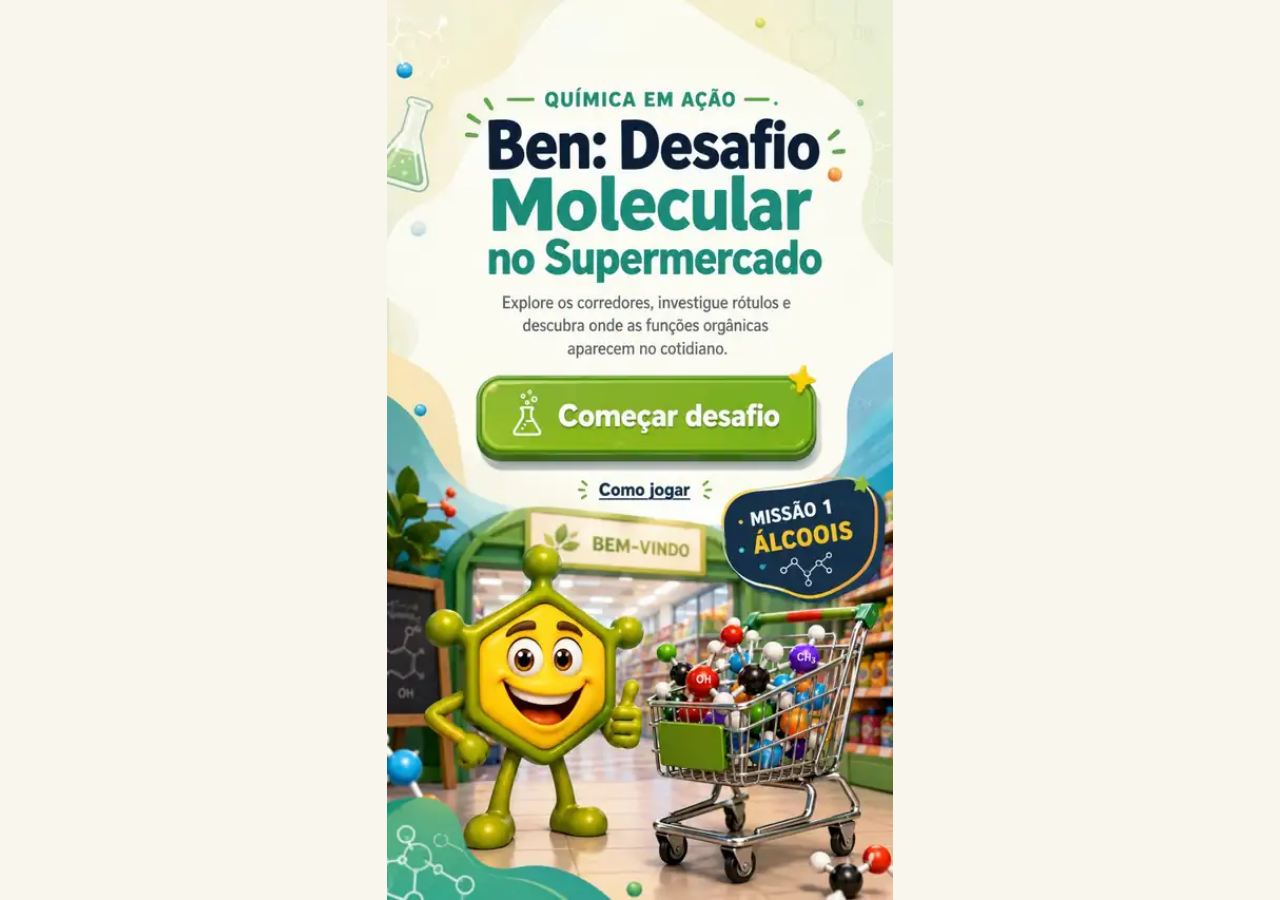
<file: mobile-v8-1.html>
<!doctype html>
<html lang="pt-BR">
<head>
  <meta charset="utf-8">
  <meta name="viewport" content="width=device-width,initial-scale=1,viewport-fit=cover">
  <meta name="theme-color" content="#12364b">
  <meta name="description" content="Ben: Desafio Molecular no Supermercado — Mobile V8.1">
  <title>Ben: Desafio Molecular — Mobile V8.1</title>
  <link rel="stylesheet" href="css/mobile-v8-1.css">
  <script defer src="js/mobile-v8-1-data.js"></script>
  <script defer src="js/mobile-v8-viewer.js"></script>
  <script defer src="js/mobile-v8-1.js"></script>
</head>
<body>
<main id="app">
  <section class="screen active home-screen" data-screen="home">
    <div class="home-art-shell">
      <img id="home-art" class="home-art" alt="Ben ao lado de um carrinho com moléculas na entrada do supermercado" src="[data-uri]">
      <button id="home-start" class="art-hotspot start-hotspot" aria-label="Começar desafio"></button>
      <button id="home-how" class="art-hotspot how-hotspot" aria-label="Como jogar"></button>
    </div>
  </section>

  <section class="screen info-screen" data-screen="tutorial">
    <article class="info-card">
      <button class="back-link" data-back>← Voltar</button>
      <header class="guide-header"><div class="ben-avatar large"></div><div><p class="eyebrow">COMO JOGAR</p><h1>Explore sem se perder</h1></div></header>
      <div class="tutorial-grid">
        <div><b>1</b><strong>Avance uma posição</strong><p>Cada toque em “Avançar” leva a um novo setor.</p></div>
        <div><b>2</b><strong>Toque na embalagem</strong><p>O destaque aparece diretamente no produto selecionado.</p></div>
        <div><b>3</b><strong>Analise a química</strong><p>Responda e depois explore o modelo molecular 3D.</p></div>
        <div><b>4</b><strong>Complete o carrinho</strong><p>Encontre três produtos relacionados à função álcool.</p></div>
      </div>
      <button class="primary wide" data-go="mission">Entendi — ver a missão</button>
    </article>
  </section>

  <section class="screen info-screen" data-screen="mission">
    <article class="info-card mission-card">
      <button class="back-link" data-back>← Voltar</button>
      <header class="guide-header"><div class="ben-avatar large"></div><div><p class="eyebrow">MISSÃO 1</p><h1>Álcoois no cotidiano</h1></div></header>
      <div class="mission-objective"><span>OBJETIVO</span><strong>Encontre três produtos relacionados a compostos que apresentam a função álcool.</strong></div>
      <p class="science-note"><strong>Nota científica:</strong> produtos comerciais podem ser misturas. O jogo diferencia o produto inteiro do composto representativo estudado.</p>
      <button id="enter-store" class="primary wide">Entrar no supermercado</button>
    </article>
  </section>

  <section class="screen game-screen" data-screen="game" aria-label="Supermercado em primeira pessoa">
    <header class="hud">
      <div class="hud-ben"><div class="ben-avatar"></div><div><strong>MISSÃO 1</strong><small id="ben-hud-message">Vamos entrar no corredor.</small></div></div>
      <div class="hud-stat"><small>PONTOS</small><strong id="points-value">000</strong></div>
      <div class="hud-stat"><small>TEMPO</small><strong id="time-value">00:00</strong></div>
      <div class="hud-stat"><small>ITENS</small><strong id="items-value">0/3</strong></div>
      <button id="pause-button" class="hud-button" aria-label="Pausar">Ⅱ</button>
      <button id="list-button" class="hud-button" aria-label="Lista de produtos">☷</button>
    </header>

    <div class="game-stage">
      <div id="aisle-view" class="aisle-view stop-0" aria-label="Corredor de supermercado">
        <div class="aisle-world"></div>
        <div class="aisle-shade"></div>
        <div id="sector-sign" class="sector-sign">ENTRADA · 0/5</div>
        <div id="product-layer" class="product-layer"></div>
        <div id="ben-tip" class="ben-tip"><div class="ben-avatar"></div><p id="ben-tip-text">Toque em Avançar para visitar o primeiro setor.</p></div>
        <div class="cart-fp" aria-label="Carrinho do jogador">
          <div class="cart-handle"></div>
          <div class="cart-basket"><div id="cart-items" class="cart-items"></div></div>
        </div>
      </div>

      <div class="controls" aria-label="Controles do jogo">
        <button id="move-back" class="nav-button secondary-nav">▼<span>Voltar</span></button>
        <button id="move-forward" class="nav-button primary-nav">▲<span>Avançar</span></button>
        <button id="analyze-button" class="analyze-button" disabled>Analisar produto</button>
      </div>
    </div>
  </section>

  <section class="screen info-screen" data-screen="results">
    <article class="info-card result-card">
      <div class="ben-avatar result-ben"></div>
      <p class="eyebrow">MISSÃO CONCLUÍDA</p><h1>Carrinho completo!</h1>
      <p>Você relacionou produtos cotidianos a funções químicas e distinguiu misturas de compostos representativos.</p>
      <div class="result-stats"><div><small>Pontuação</small><strong id="result-points">0</strong></div><div><small>Tempo</small><strong id="result-time">00:00</strong></div></div>
      <div id="result-products" class="result-products"></div>
      <button id="restart-button" class="primary wide">Jogar novamente</button>
      <button class="secondary wide" data-go="home">Voltar à entrada</button>
    </article>
  </section>
</main>

<dialog id="analysis-dialog" class="analysis-dialog">
  <form method="dialog" class="analysis-shell">
    <button id="analysis-close" class="dialog-close" value="cancel" aria-label="Fechar">×</button>
    <div class="analysis-scroll">
      <header class="analysis-header"><div class="ben-avatar analysis-ben"></div><div><p class="eyebrow">ANÁLISE MOLECULAR</p><h2 id="analysis-title">Produto</h2><p id="analysis-kind"></p></div></header>
      <div id="mixture-alert" class="mixture-alert" hidden></div>
      <dl class="compound-grid">
        <div><dt>Composto representativo</dt><dd id="analysis-compound">—</dd></div>
        <div id="formula-box"><dt>Fórmula molecular</dt><dd id="analysis-formula">—</dd></div>
        <div id="condensed-box"><dt>Estrutura condensada</dt><dd id="analysis-condensed">—</dd></div>
      </dl>
      <h3>Qual é a função ou classificação principal?</h3>
      <div id="answer-list" class="answer-list"></div>
      <button id="hint-button" class="secondary wide" type="button">Ver pista</button>
      <p id="hint-text" class="hint-text" hidden></p>
      <div id="feedback-box" class="feedback-box" hidden></div>
      <section id="viewer-section" class="viewer-section" hidden>
        <div class="viewer-title"><strong>Modelo molecular</strong><span>Arraste para girar</span></div>
        <div class="molecule-viewer"><canvas id="molecule-canvas"></canvas></div>
        <div class="viewer-controls"><button id="zoom-out" type="button">−</button><button id="reset-view" type="button">↺</button><button id="zoom-in" type="button">+</button></div>
      </section>
      <button id="continue-button" class="primary wide" type="button" hidden>Continuar explorando</button>
    </div>
  </form>
</dialog>

<dialog id="list-dialog" class="small-dialog"><article><button class="dialog-close" data-close="list-dialog">×</button><h2>Lista molecular</h2><div id="collected-list" class="collected-list"></div></article></dialog>
<dialog id="pause-dialog" class="small-dialog"><article><h2>Jogo pausado</h2><p>O cronômetro foi interrompido.</p><button id="resume-button" class="primary wide">Continuar</button><button class="secondary wide" data-go="home">Sair para a entrada</button></article></dialog>
</body>
</html>
</file>
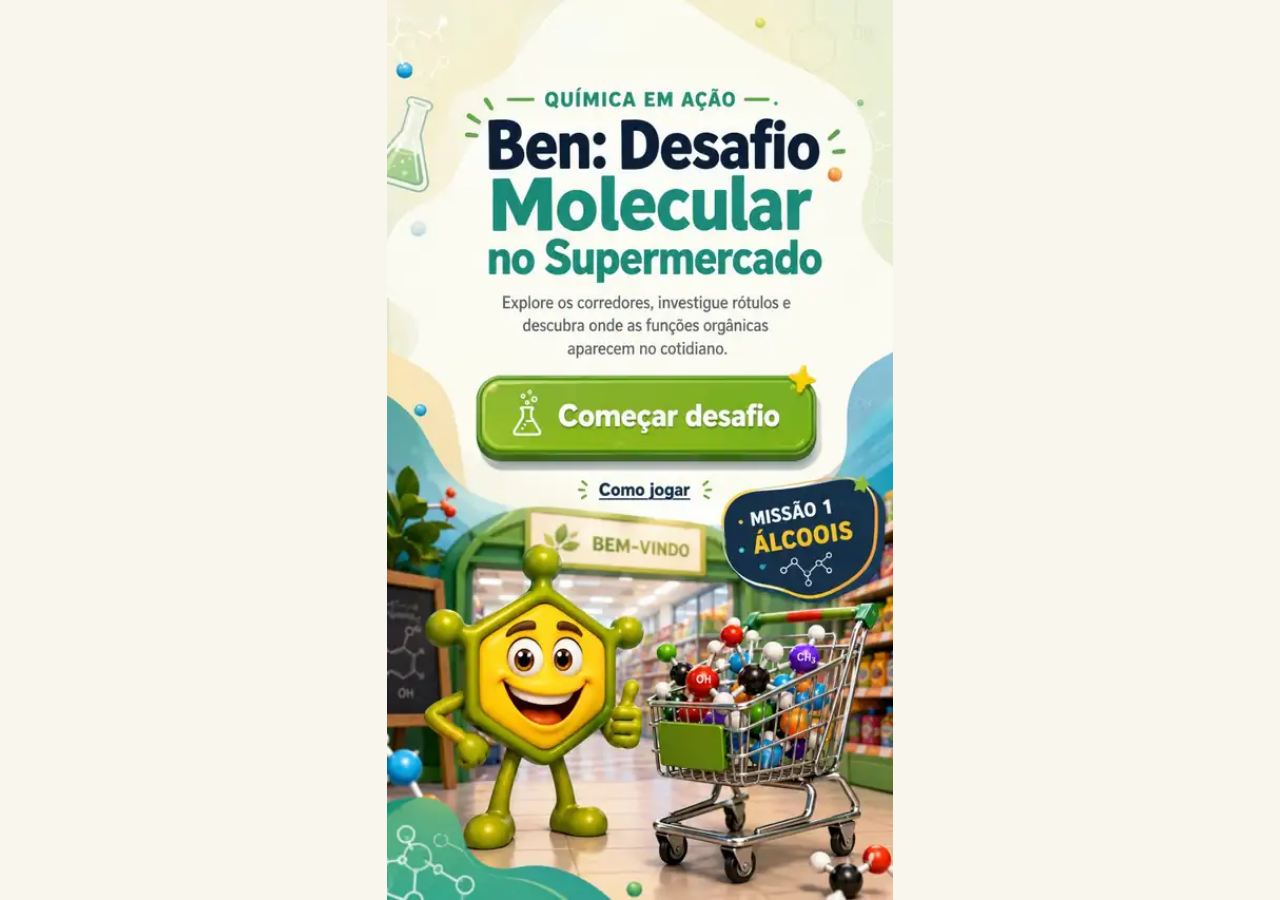
<file: mobile-v8.html>
<!DOCTYPE html>
<html lang="pt-BR">
<head>
<meta charset="utf-8"/>
<meta content="width=device-width,initial-scale=1,viewport-fit=cover" name="viewport"/>
<meta content="#12364b" name="theme-color"/>
<meta content="Ben: Desafio Molecular no Supermercado — experiência educacional móvel em primeira pessoa." name="description"/>
<title>Ben: Desafio Molecular — Mobile V8</title>
<link href="css/mobile-v8.css" rel="stylesheet"/>
<script defer src="js/mobile-v8-data.js"></script>
<script defer src="js/mobile-v8-viewer.js"></script>
<script defer src="js/mobile-v8.js"></script>
</head>
<body>
<main aria-live="polite" id="app">
<section class="screen active home-screen" data-screen="home" id="home-screen">
<div class="home-art-shell">
<img alt="Ben ao lado de um carrinho de supermercado cheio de modelos moleculares, diante de um supermercado." class="home-art" id="home-art-image" src="[data-uri]"/>
<button aria-label="Começar desafio" class="art-hotspot start-hotspot" id="home-start"></button>
<button aria-label="Como jogar" class="art-hotspot how-hotspot" id="home-how"></button>
</div>
</section>
<section aria-labelledby="tutorial-title" class="screen info-screen" data-screen="tutorial" id="tutorial-screen">
<article class="info-card">
<button aria-label="Voltar" class="back-link" data-back>← Voltar</button>
<div class="guide-row">
<div aria-label="Ben, guia do desafio" class="guide-avatar large ben-face" role="img"></div>
<div><p class="eyebrow">COMO JOGAR</p><h1 id="tutorial-title">Explore, analise e complete o carrinho</h1></div>
</div>
<div class="tutorial-grid">
<div class="tutorial-step"><span>1</span><strong>Avance pelo corredor</strong><p>Use as setas para mudar de posição e observar os dois lados.</p></div>
<div class="tutorial-step"><span>2</span><strong>Escolha um produto</strong><p>Olhe para a esquerda ou direita e toque em “Analisar”.</p></div>
<div class="tutorial-step"><span>3</span><strong>Identifique a função</strong><p>Use a fórmula, a estrutura e o modelo molecular como evidências.</p></div>
<div class="tutorial-step"><span>4</span><strong>Complete a missão</strong><p>Encontre três produtos relacionados à função álcool e vá ao caixa.</p></div>
</div>
<button class="primary wide" data-go="mission">Entendi — ver a missão</button>
</article>
</section>
<section aria-labelledby="mission-title" class="screen info-screen" data-screen="mission" id="mission-screen">
<article class="info-card mission-card">
<button aria-label="Voltar" class="back-link" data-back>← Voltar</button>
<div class="guide-row">
<div aria-label="Ben apresentando a missão" class="guide-avatar large ben-face" role="img"></div>
<div><p class="eyebrow">MISSÃO 1</p><h1 id="mission-title">Álcoois no cotidiano</h1></div>
</div>
<div class="mission-objective"><span>OBJETIVO</span><strong>Encontre três produtos relacionados a compostos que apresentam a função álcool.</strong></div>
<p class="science-note"><strong>Nota científica:</strong> produtos comerciais podem ser misturas. Quando isso ocorrer, o jogo identificará claramente o composto representativo estudado, sem atribuir uma fórmula única ao produto inteiro.</p>
<button class="primary wide" id="enter-store">Entrar no supermercado</button>
</article>
</section>
<section aria-label="Supermercado em primeira pessoa" class="screen game-screen" data-screen="game" id="game-screen">
<header class="hud">
<div class="hud-ben"><div class="hud-avatar ben-face"></div><div class="hud-copy"><strong>MISSÃO 1 · ÁLCOOIS</strong><small id="ben-hud-message">Vamos começar pela entrada.</small></div></div>
<div class="hud-stat"><small>PONTOS</small><strong id="points-value">000</strong></div>
<div class="hud-stat"><small>TEMPO</small><strong id="time-value">00:00</strong></div>
<div class="hud-stat"><small>ITENS</small><strong id="items-value">0/3</strong></div>
<button aria-label="Pausar" class="hud-button" id="pause-button">Ⅱ</button>
<button aria-label="Abrir lista de produtos" class="hud-button list" id="list-button">Lista</button>
</header>
<div class="game-stage">
<div aria-label="Corredor de supermercado visto em primeira pessoa" class="aisle-view stop-0" id="aisle-view" role="img">
<div class="aisle-shade"></div><div class="sector-sign" id="sector-sign">ENTRADA</div>
<button aria-label="Produto à esquerda" class="product-target side-left" id="left-product"></button>
<button aria-label="Produto à direita" class="product-target side-right" id="right-product"></button>
<div class="focus-indicator" hidden id="focus-indicator"></div>
<div class="ben-tip" id="ben-tip"><div class="tip-avatar ben-face"></div><p id="ben-tip-text">Toque em ▲ para avançar pelo corredor.</p></div>
<div aria-label="Carrinho do jogador" class="cart-fp"><div class="cart-handle"></div><div class="cart-basket"><div aria-label="Itens coletados" class="cart-items" id="cart-items"></div></div></div>
</div>
<div aria-label="Controles do jogo" class="controls">
<div class="nav-pad">
<button aria-label="Olhar para a esquerda" id="look-left">◀</button>
<button aria-label="Avançar" id="move-forward">▲</button>
<button aria-label="Olhar para a direita" id="look-right">▶</button>
<button aria-label="Voltar uma posição" id="move-back">▼</button>
</div>
<button class="analyze-button" disabled id="analyze-button">Analisar produto</button>
</div>
</div>
</section>
<section aria-labelledby="results-title" class="screen info-screen" data-screen="results" id="results-screen">
<article class="info-card result-card">
<div aria-label="Ben comemorando" class="result-ben ben-face" role="img"></div>
<p class="eyebrow">MISSÃO CONCLUÍDA</p><h1 id="results-title">Carrinho completo!</h1>
<p>Você relacionou produtos cotidianos à função álcool e distinguiu produtos puros de misturas comerciais.</p>
<div class="result-stats"><div><small>Pontuação</small><strong id="result-points">0</strong></div><div><small>Tempo</small><strong id="result-time">00:00</strong></div></div>
<div class="result-products" id="result-products"></div>
<button class="primary wide" id="restart-button">Jogar novamente</button>
<button class="secondary wide" data-go="home">Voltar à entrada</button>
</article>
</section>
</main>
<dialog class="analysis-dialog" id="analysis-dialog">
<form class="analysis-shell" method="dialog">
<button aria-label="Fechar análise" class="dialog-close" id="analysis-close" value="cancel">×</button>
<div class="analysis-scroll">
<header class="analysis-header"><div aria-label="Ben apresentando a análise" class="analysis-ben ben-face" role="img"></div><div><p class="eyebrow">ANÁLISE MOLECULAR</p><h2 id="analysis-title">Produto</h2><p class="analysis-kind" id="analysis-kind"></p></div></header>
<div class="mixture-alert" hidden id="mixture-alert"></div>
<dl class="compound-grid">
<div><dt>Composto representativo</dt><dd id="analysis-compound">—</dd></div>
<div id="formula-box"><dt>Fórmula molecular</dt><dd id="analysis-formula">—</dd></div>
<div id="condensed-box"><dt>Estrutura condensada</dt><dd id="analysis-condensed">—</dd></div>
</dl>
<h3>Qual é a função ou classificação principal?</h3>
<div class="answer-list" id="answer-list"></div>
<button class="secondary wide" id="hint-button" type="button">Ver pista</button>
<p class="hint-text" hidden id="hint-text"></p>
<div class="feedback-box" hidden id="feedback-box"></div>
<section class="viewer-section" id="viewer-section">
<div class="viewer-title"><strong>Modelo molecular</strong><span>Arraste para girar</span></div>
<div class="molecule-viewer" id="molecule-viewer"><canvas id="molecule-canvas"></canvas></div>
<div class="viewer-controls"><button aria-label="Diminuir molécula" id="zoom-out" type="button">−</button><button aria-label="Redefinir orientação" id="reset-view" type="button">↺</button><button aria-label="Ampliar molécula" id="zoom-in" type="button">+</button></div>
</section>
<button class="primary wide" hidden id="continue-button" type="button">Continuar explorando</button>
</div>
</form>
</dialog>
<dialog class="small-dialog" id="list-dialog">
<article><button aria-label="Fechar lista" class="dialog-close" data-close-dialog="list-dialog">×</button><h2>Lista molecular</h2><p>Produtos corretos já colocados no carrinho:</p><div class="collected-list" id="collected-list"></div></article>
</dialog>
<dialog class="small-dialog" id="pause-dialog">
<article><h2>Jogo pausado</h2><p>O cronômetro foi interrompido.</p><button class="primary wide" id="resume-button">Continuar</button><button class="secondary wide" data-go="home">Sair para a entrada</button></article>
</dialog>
<noscript>Ative o JavaScript para executar o jogo.</noscript>
</body>
</html>
</file>
<file: style.css>
:root {
  --ink: #173247;
  --ink-soft: #526b7b;
  --navy: #13364d;
  --navy-deep: #0c2739;
  --cream: #fffaf0;
  --paper: #ffffff;
  --green: #32b795;
  --green-dark: #19876e;
  --lime: #d9ee71;
  --orange: #ff9f43;
  --red: #eb5e62;
  --blue: #3e7dd8;
  --shadow: 0 18px 50px rgba(20, 53, 73, 0.18);
  --radius: 26px;
  --app-viewport-height: 100vh;
  font-family: "Trebuchet MS", "Segoe UI", sans-serif;
  color: var(--ink);
  background: #dceff0;
  font-synthesis: none;
}

@supports (height: 100svh) {
  :root {
    --app-viewport-height: 100svh;
  }
}

@supports (height: 100dvh) {
  :root {
    --app-viewport-height: 100dvh;
  }
}

* {
  box-sizing: border-box;
}

html,
body {
  width: 100%;
  min-width: 320px;
  height: var(--app-viewport-height);
  min-height: var(--app-viewport-height);
  margin: 0;
  overflow: hidden;
  overscroll-behavior: none;
}

body {
  background:
    radial-gradient(circle at 12% 18%, rgba(255, 255, 255, 0.76) 0 5%, transparent 22%),
    linear-gradient(135deg, #d4f1e8, #dce8f6);
}

button {
  font: inherit;
}

button,
[tabindex] {
  -webkit-tap-highlight-color: transparent;
}

button:focus-visible,
[tabindex]:focus-visible {
  outline: 4px solid #ffd34e;
  outline-offset: 3px;
}

.screen h1[tabindex="-1"]:focus,
.screen h2[tabindex="-1"]:focus {
  outline: none;
}

.app-shell,
.screen {
  width: 100%;
  height: 100%;
}

.screen {
  display: none;
  position: relative;
  overflow: hidden;
}

.screen.active {
  display: flex;
  animation: screen-in 420ms cubic-bezier(0.2, 0.8, 0.2, 1) both;
}

@keyframes screen-in {
  from {
    opacity: 0;
    transform: scale(0.985);
  }
  to {
    opacity: 1;
    transform: scale(1);
  }
}

h1,
h2,
h3,
p {
  margin-top: 0;
}

h1,
h2,
h3 {
  font-family: "Trebuchet MS", "Segoe UI", sans-serif;
  line-height: 1.02;
}

.eyebrow {
  margin-bottom: 12px;
  color: var(--green-dark);
  font-size: 0.76rem;
  font-weight: 900;
  letter-spacing: 0.17em;
}

.primary-button,
.secondary-button,
.text-button,
.back-button,
.icon-button,
.modal-close {
  border: 0;
  cursor: pointer;
  transition: transform 160ms ease, box-shadow 160ms ease, background 160ms ease;
}

.primary-button {
  min-height: 52px;
  padding: 0 28px;
  border-radius: 16px;
  color: #fff;
  background: linear-gradient(135deg, #23b68f, #168b72);
  box-shadow: 0 8px 0 #0f705c, 0 15px 28px rgba(25, 139, 114, 0.22);
  font-weight: 900;
}

.primary-button:hover {
  transform: translateY(-2px);
  box-shadow: 0 10px 0 #0f705c, 0 18px 32px rgba(25, 139, 114, 0.28);
}

.primary-button:active {
  transform: translateY(5px);
  box-shadow: 0 3px 0 #0f705c;
}

.secondary-button {
  min-height: 52px;
  padding: 0 24px;
  border: 2px solid #23566b;
  border-radius: 16px;
  color: #173b50;
  background: #edf6f4;
  font-weight: 900;
}

.secondary-button:hover {
  background: #dceee9;
  transform: translateY(-2px);
}

.text-button,
.back-button {
  min-height: 48px;
  padding: 12px 18px;
  color: var(--ink);
  background: transparent;
  font-weight: 900;
}

.text-button:hover,
.back-button:hover {
  color: var(--green-dark);
  transform: translateY(-1px);
}

kbd {
  display: inline-flex;
  min-width: 27px;
  min-height: 27px;
  align-items: center;
  justify-content: center;
  padding: 1px 7px;
  border: 1px solid #bed0d7;
  border-bottom-width: 3px;
  border-radius: 7px;
  color: var(--navy);
  background: #fff;
  font-family: inherit;
  font-size: 0.82em;
  font-weight: 900;
}

.sr-only {
  position: absolute !important;
  width: 1px !important;
  height: 1px !important;
  padding: 0 !important;
  margin: -1px !important;
  overflow: hidden !important;
  clip: rect(0, 0, 0, 0) !important;
  white-space: nowrap !important;
  border: 0 !important;
}

/* Initial screen */
.welcome-screen {
  justify-content: center;
  align-items: center;
  gap: clamp(20px, 7vw, 110px);
  padding: clamp(24px, 6vw, 84px);
  background:
    linear-gradient(90deg, rgba(255, 250, 240, 0.96) 0 54%, rgba(255, 250, 240, 0.08) 54%),
    repeating-linear-gradient(90deg, transparent 0 70px, rgba(29, 151, 125, 0.06) 70px 71px),
    #cdece4;
}

.welcome-screen::before,
.welcome-screen::after {
  content: "";
  position: absolute;
  z-index: 0;
  border-radius: 999px;
  background: rgba(255, 255, 255, 0.35);
}

.welcome-screen::before {
  width: 30vw;
  height: 30vw;
  right: -10vw;
  top: -13vw;
}

.welcome-screen::after {
  width: 19vw;
  height: 19vw;
  right: 34%;
  bottom: -12vw;
}

.welcome-copy {
  position: relative;
  z-index: 2;
  width: min(560px, 48vw);
}

.welcome-copy h1 {
  max-width: 660px;
  margin-bottom: 22px;
  color: var(--navy);
  font-size: clamp(2.7rem, 5.6vw, 5.9rem);
  letter-spacing: -0.045em;
}

.welcome-copy h1 span {
  display: block;
  color: var(--green-dark);
  font-size: 0.54em;
  letter-spacing: -0.02em;
}

.lead {
  max-width: 520px;
  margin-bottom: 34px;
  color: var(--ink-soft);
  font-size: clamp(1rem, 1.45vw, 1.25rem);
  line-height: 1.55;
}

.welcome-copy .text-button {
  margin-left: 10px;
}

.hero-art {
  position: relative;
  z-index: 2;
  width: min(520px, 40vw);
  height: min(75vh, 680px);
}

.hero-spotlight {
  position: absolute;
  inset: 13% 2% 4%;
  border: 3px solid rgba(255, 255, 255, 0.72);
  border-radius: 50% 50% 42% 42%;
  background:
    radial-gradient(circle at 50% 30%, rgba(255, 255, 255, 0.98), rgba(224, 246, 232, 0.82) 50%, #9bd8c8 100%);
  box-shadow: var(--shadow);
}

.ben-hero {
  position: absolute;
  z-index: 3;
  left: 50%;
  bottom: 2%;
  width: min(100%, 570px);
  height: min(100%, 650px);
  object-fit: contain;
  transform: translateX(-50%);
  filter: drop-shadow(0 22px 20px rgba(15, 62, 67, 0.22));
}

.hero-badge {
  position: absolute;
  z-index: 5;
  right: -4%;
  top: 12%;
  width: 116px;
  height: 116px;
  display: grid;
  place-content: center;
  border: 6px solid #fff;
  border-radius: 50%;
  color: #fff;
  background: var(--orange);
  box-shadow: 0 10px 24px rgba(170, 103, 25, 0.28);
  text-align: center;
  font-weight: 900;
  transform: rotate(8deg);
}

.hero-badge small {
  display: block;
  margin-top: 2px;
  font-size: 0.72em;
}

.molecule-orbit {
  position: absolute;
  z-index: 1;
  top: 2%;
  left: -7%;
  width: 148px;
  height: 90px;
  border: 3px solid rgba(20, 87, 78, 0.18);
  border-radius: 50%;
  transform: rotate(-18deg);
}

.molecule-orbit span,
.molecule-orbit b,
.molecule-orbit i {
  position: absolute;
  display: grid;
  place-items: center;
  border-radius: 50%;
  color: #fff;
  font-style: normal;
  font-weight: 900;
}

.molecule-orbit span {
  width: 58px;
  height: 58px;
  left: 2px;
  bottom: -14px;
  background: var(--red);
}

.molecule-orbit b {
  width: 64px;
  height: 64px;
  right: -8px;
  top: -17px;
  background: var(--blue);
}

.molecule-orbit i {
  width: 22px;
  height: 22px;
  right: 28px;
  bottom: -3px;
  background: var(--orange);
}

.hero-cart {
  position: absolute;
  z-index: 4;
  right: 5%;
  bottom: 3%;
  width: 128px;
  height: 92px;
  border: 6px solid var(--navy);
  border-top: 0;
  border-radius: 0 0 22px 22px;
  background: repeating-linear-gradient(90deg, transparent 0 20px, rgba(19, 54, 77, 0.35) 20px 25px);
  transform: skewX(-7deg);
}

.hero-cart::before {
  content: "";
  position: absolute;
  width: 62px;
  height: 6px;
  top: -18px;
  right: -43px;
  border-radius: 5px;
  background: var(--navy);
  transform: rotate(-8deg);
}

.hero-cart span,
.hero-cart i {
  position: absolute;
  bottom: -22px;
  width: 22px;
  height: 22px;
  border: 5px solid #fff;
  border-radius: 50%;
  background: var(--navy);
}

.hero-cart span {
  left: 15px;
}

.hero-cart i {
  right: 13px;
}

/* Instructions */
.info-screen {
  justify-content: center;
  align-items: center;
  padding: 30px;
  background:
    radial-gradient(circle at 5% 10%, #daef76 0 7%, transparent 7.2%),
    radial-gradient(circle at 95% 90%, #4dc3a5 0 10%, transparent 10.2%),
    var(--navy);
}

.wide-card {
  width: min(1040px, 94vw);
  max-height: 94vh;
  overflow: auto;
  padding: clamp(28px, 5vw, 58px);
  border-radius: 34px;
  background: var(--cream);
  box-shadow: var(--shadow);
}

.wide-card .back-button {
  margin: -15px 0 14px -18px;
}

.wide-card h2,
.mission-copy h2,
.complete-copy h2 {
  margin-bottom: 28px;
  color: var(--navy);
  font-size: clamp(2rem, 4vw, 3.5rem);
}

.instruction-grid {
  display: grid;
  grid-template-columns: repeat(3, 1fr);
  gap: 18px;
}

.instruction-grid article {
  position: relative;
  min-height: 180px;
  padding: 30px 24px 20px;
  overflow: hidden;
  border: 1px solid #dce7e5;
  border-radius: 22px;
  background: #fff;
}

.instruction-grid h3 {
  margin: 12px 0 8px;
  font-size: 1.45rem;
}

.instruction-grid p {
  color: var(--ink-soft);
  line-height: 1.5;
}

.step-number {
  color: var(--green-dark);
  font-size: 0.75rem;
  font-weight: 900;
  letter-spacing: 0.15em;
}

.score-rules {
  display: grid;
  grid-template-columns: repeat(4, 1fr);
  gap: 10px;
  margin: 22px 0 16px;
}

.score-rules span {
  display: flex;
  flex-direction: column;
  padding: 12px 14px;
  border-radius: 14px;
  color: var(--ink-soft);
  background: #e8f3ef;
  font-size: 0.78rem;
  text-align: center;
}

.score-rules strong {
  color: var(--navy);
  font-size: 1.2rem;
}

.accessibility-note {
  margin-bottom: 22px;
  color: var(--ink-soft);
  font-size: 0.88rem;
}

/* Mission */
.mission-screen {
  align-items: stretch;
  background: var(--cream);
}

.mission-ben-panel {
  position: relative;
  width: 46%;
  overflow: hidden;
  background:
    repeating-linear-gradient(135deg, transparent 0 34px, rgba(255, 255, 255, 0.07) 34px 36px),
    linear-gradient(145deg, #38bd99, #147965);
}

.mission-ben-panel::after {
  content: "";
  position: absolute;
  right: -12%;
  bottom: -12%;
  width: 75%;
  height: 75%;
  border: 2px solid rgba(255, 255, 255, 0.28);
  border-radius: 50%;
}

.mission-number {
  position: absolute;
  top: -12%;
  left: -5%;
  color: rgba(255, 255, 255, 0.12);
  font-family: "Trebuchet MS", sans-serif;
  font-size: min(45vw, 550px);
  font-weight: 800;
  line-height: 1;
}

.ben-mission {
  position: absolute;
  z-index: 2;
  left: 50%;
  bottom: -5%;
  width: 92%;
  height: 96%;
  object-fit: contain;
  transform: translateX(-50%);
  filter: drop-shadow(0 25px 22px rgba(8, 67, 57, 0.3));
}

.mission-copy {
  width: 54%;
  display: flex;
  flex-direction: column;
  justify-content: center;
  align-items: flex-start;
  padding: clamp(34px, 7vw, 110px);
}

.mission-copy > p:not(.eyebrow) {
  max-width: 660px;
  color: var(--ink-soft);
  font-size: clamp(1rem, 1.5vw, 1.22rem);
  line-height: 1.6;
}

.science-alert {
  display: flex;
  gap: 14px;
  max-width: 680px;
  margin: 15px 0 22px;
  padding: 18px;
  border: 1px solid #c6e1da;
  border-radius: 16px;
  background: #edf8f4;
}

.science-alert > span {
  flex: 0 0 28px;
  height: 28px;
  display: grid;
  place-items: center;
  border-radius: 50%;
  color: #fff;
  background: var(--green-dark);
  font-family: serif;
  font-weight: 900;
}

.science-alert p {
  margin: 0;
  font-size: 0.92rem;
  line-height: 1.45;
}

.mission-target {
  display: flex;
  flex-direction: column;
  margin-bottom: 30px;
  padding-left: 16px;
  border-left: 5px solid var(--orange);
}

.mission-target span {
  color: var(--ink-soft);
  font-size: 0.68rem;
  font-weight: 900;
  letter-spacing: 0.14em;
}

.mission-target strong {
  font-size: 1.12rem;
}

/* Game */
.game-screen.active {
  flex-direction: column;
  background: #d8ebea;
}

.game-hud {
  flex: 0 0 74px;
  display: grid;
  grid-template-columns: 1fr auto 1fr;
  align-items: center;
  padding:
    max(9px, env(safe-area-inset-top))
    max(clamp(14px, 3vw, 42px), env(safe-area-inset-right))
    9px
    max(clamp(14px, 3vw, 42px), env(safe-area-inset-left));
  color: #fff;
  background: var(--navy);
  box-shadow: 0 5px 15px rgba(10, 36, 52, 0.18);
}

.brand-mini {
  display: flex;
  align-items: center;
  gap: 10px;
}

.brand-mini > div {
  display: flex;
  flex-direction: column;
}

.brand-mini strong {
  font-size: 0.78rem;
  letter-spacing: 0.07em;
}

.brand-mini small {
  color: #a9c8d5;
  font-size: 0.68rem;
}

.brand-mark {
  width: 42px;
  height: 42px;
  display: grid;
  place-items: center;
  border-radius: 13px;
  color: var(--navy);
  background: var(--lime);
  font-family: "Trebuchet MS", sans-serif;
  font-size: 1.55rem;
  font-weight: 900;
  transform: rotate(-4deg);
}

.hud-stats {
  display: flex;
  align-items: center;
  gap: clamp(20px, 5vw, 68px);
}

.hud-stats > div {
  min-width: 72px;
  display: flex;
  flex-direction: column;
  align-items: center;
}

.hud-stats small {
  color: #9ab7c3;
  font-size: 0.61rem;
  font-weight: 900;
  letter-spacing: 0.11em;
}

.hud-stats strong {
  font-size: 1.25rem;
  font-variant-numeric: tabular-nums;
}

.hud-actions {
  display: flex;
  align-items: center;
  justify-content: flex-end;
  gap: 9px;
}

.icon-button {
  width: 48px;
  height: 48px;
  display: grid;
  place-items: center;
  border: 1px solid rgba(255, 255, 255, 0.15);
  border-radius: 12px;
  color: #fff;
  background: rgba(255, 255, 255, 0.08);
  font-weight: 900;
}

.icon-button:hover,
.icon-button[aria-pressed="true"] {
  background: rgba(255, 255, 255, 0.2);
}

.game-layout {
  min-height: 0;
  flex: 1;
  display: grid;
  grid-template-columns: minmax(190px, 230px) minmax(0, 1fr);
  gap: 14px;
  padding: 14px;
}

.game-layout.list-collapsed {
  grid-template-columns: minmax(0, 1fr);
}

.shopping-panel {
  min-height: 0;
  display: flex;
  flex-direction: column;
  overflow: hidden;
  padding: 22px;
  border: 1px solid rgba(255, 255, 255, 0.7);
  border-radius: 22px;
  background: rgba(255, 255, 255, 0.88);
  box-shadow: 0 10px 28px rgba(20, 53, 73, 0.1);
}

.shopping-panel.is-collapsed {
  display: none;
}

.shopping-panel-header {
  display: flex;
  align-items: flex-start;
  justify-content: space-between;
  gap: 10px;
}

.shopping-panel-header .eyebrow {
  margin-bottom: 6px;
}

.list-close-button,
.list-backdrop {
  display: none;
}

.shopping-panel h2 {
  margin-bottom: 8px;
  font-size: 1.8rem;
}

.panel-hint {
  margin-bottom: 18px;
  color: var(--ink-soft);
  font-size: 0.84rem;
  line-height: 1.35;
}

.shopping-list {
  min-height: 0;
  overflow-y: auto;
  overscroll-behavior: contain;
  scrollbar-gutter: stable;
  display: flex;
  flex-direction: column;
  gap: 10px;
  margin: 0;
  padding: 0;
  list-style: none;
}

.shopping-list li {
  display: flex;
  align-items: center;
  gap: 10px;
  padding: 11px;
  border: 1px dashed #b8cacb;
  border-radius: 13px;
  background: #f6faf9;
}

.shopping-list li > span {
  flex: 0 0 31px;
  height: 31px;
  display: grid;
  place-items: center;
  border-radius: 9px;
  color: #77919c;
  background: #e2ecea;
  font-weight: 900;
}

.shopping-list li div {
  min-width: 0;
  display: flex;
  flex-direction: column;
}

.shopping-list strong,
.shopping-list small,
.shopping-list .item-function {
  overflow: hidden;
  text-overflow: ellipsis;
  white-space: nowrap;
}

.shopping-list strong {
  font-size: 0.82rem;
}

.shopping-list small {
  color: #78909b;
  font-size: 0.67rem;
}

.shopping-list .item-function {
  color: #526b7b;
  font-size: 0.68rem;
  font-weight: 800;
}

.shopping-list li.found {
  border-color: #72c6ad;
  background: #e8f8f2;
  animation: list-pop 450ms ease both;
}

.shopping-list li.found > span {
  color: #fff;
  background: var(--green);
}

@keyframes list-pop {
  50% {
    transform: scale(1.04);
  }
}

.cart-progress {
  display: flex;
  align-items: center;
  gap: 10px;
  margin-top: 18px;
  padding-top: 16px;
  border-top: 1px solid #dce8e6;
}

.cart-mini {
  font-size: 1.7rem;
}

.cart-progress > div:last-child {
  display: flex;
  flex-direction: column;
  gap: 4px;
}

.cart-progress small {
  color: var(--ink-soft);
  font-size: 0.66rem;
}

#cart-dots {
  display: flex;
  gap: 5px;
}

#cart-dots i {
  width: 10px;
  height: 10px;
  border: 2px solid #9ab0b5;
  border-radius: 50%;
}

#cart-dots i.filled {
  border-color: var(--green);
  background: var(--green);
}

.canvas-wrap {
  position: relative;
  min-width: 0;
  min-height: 0;
  display: grid;
  place-items: center;
  overflow: hidden;
  border: 4px solid #fff;
  border-radius: 22px;
  background: #a8d8cc;
  box-shadow: 0 12px 30px rgba(18, 60, 70, 0.16);
}

#game-canvas {
  display: block;
  max-width: 100%;
  max-height: 100%;
  aspect-ratio: 16 / 9;
  background: #edf3e8;
  touch-action: none;
}

.interaction-prompt {
  position: absolute;
  left: 50%;
  bottom: 18px;
  z-index: 4;
  display: flex;
  align-items: center;
  gap: 9px;
  padding: 9px 15px;
  border: 2px solid rgba(255, 255, 255, 0.8);
  border-radius: 14px;
  color: #fff;
  background: rgba(13, 43, 56, 0.9);
  box-shadow: 0 7px 22px rgba(5, 28, 37, 0.25);
  font-size: 0.82rem;
  font-family: inherit;
  font-weight: 900;
  transform: translateX(-50%);
  cursor: pointer;
}

.interaction-prompt[hidden] {
  display: none;
}

.interaction-prompt kbd {
  color: var(--navy);
  border-color: #fff;
}

.touch-controls {
  position: absolute;
  right: max(14px, env(safe-area-inset-right));
  bottom: max(14px, env(safe-area-inset-bottom));
  left: max(14px, env(safe-area-inset-left));
  z-index: 5;
  display: none;
  justify-content: space-between;
  align-items: flex-end;
  pointer-events: none;
  touch-action: none;
  user-select: none;
  -webkit-user-select: none;
  -webkit-touch-callout: none;
  overscroll-behavior: none;
}

.d-pad {
  width: 126px;
  height: 126px;
  display: grid;
  grid-template: repeat(3, 1fr) / repeat(3, 1fr);
  gap: 4px;
  transform: rotate(45deg);
}

.d-pad button {
  border: 2px solid rgba(255, 255, 255, 0.7);
  border-radius: 12px;
  color: #fff;
  background: rgba(15, 54, 70, 0.78);
  font-size: 0.78rem;
  pointer-events: auto;
  touch-action: none;
  user-select: none;
  -webkit-user-select: none;
  -webkit-touch-callout: none;
  overscroll-behavior: none;
}

.d-pad button span {
  transform: rotate(-45deg);
}

.d-pad button[data-direction="up"] {
  grid-area: 1 / 2;
}

.d-pad button[data-direction="left"] {
  grid-area: 2 / 1;
}

.d-pad button[data-direction="down"] {
  grid-area: 2 / 2;
}

.d-pad button[data-direction="right"] {
  grid-area: 2 / 3;
}

.d-pad button {
  transform: rotate(-45deg);
}

.d-pad button:active,
.d-pad button.is-active {
  background: var(--green-dark);
}

.touch-action {
  width: 86px;
  height: 86px;
  border: 4px solid rgba(255, 255, 255, 0.8);
  border-radius: 50%;
  color: #fff;
  background: rgba(230, 91, 94, 0.9);
  box-shadow: 0 5px 0 rgba(132, 42, 46, 0.75);
  font-size: 0.8rem;
  font-weight: 900;
  pointer-events: auto;
  touch-action: none;
  user-select: none;
  -webkit-user-select: none;
  -webkit-touch-callout: none;
  overscroll-behavior: none;
}

.touch-action:active {
  transform: translateY(4px);
  box-shadow: 0 1px 0 rgba(132, 42, 46, 0.75);
}

/* Modals */
.modal-backdrop {
  position: fixed;
  inset: 0;
  z-index: 50;
  display: grid;
  place-items: center;
  padding:
    max(22px, env(safe-area-inset-top))
    max(22px, env(safe-area-inset-right))
    max(22px, env(safe-area-inset-bottom))
    max(22px, env(safe-area-inset-left));
  background: rgba(8, 31, 45, 0.72);
  backdrop-filter: blur(7px);
}

.modal-backdrop[hidden] {
  display: none;
}

.analysis-card,
.feedback-card,
.pause-card {
  width: min(660px, 94vw);
  max-height: calc(var(--app-viewport-height) - max(44px, calc(env(safe-area-inset-top) + env(safe-area-inset-bottom))));
  overflow-x: hidden;
  overflow-y: auto;
  overscroll-behavior: contain;
  scroll-padding-bottom: 82px;
  scrollbar-gutter: stable;
  -webkit-overflow-scrolling: touch;
  padding: clamp(26px, 4vw, 42px);
  border-radius: 28px;
  background: var(--cream);
  box-shadow: 0 25px 70px rgba(0, 0, 0, 0.3);
  animation: modal-up 320ms cubic-bezier(0.2, 0.9, 0.2, 1.15) both;
}

.hud-list-button {
  min-width: 68px;
  min-height: 48px;
  padding: 0 14px;
  border: 1px solid rgba(255, 255, 255, 0.22);
  border-radius: 12px;
  color: #fff;
  background: rgba(255, 255, 255, 0.11);
  font-weight: 900;
}

.hud-list-button:hover,
.hud-list-button[aria-expanded="true"] {
  background: rgba(255, 255, 255, 0.22);
}

.analysis-card {
  width: min(940px, 96vw);
  max-height: calc(var(--app-viewport-height) - max(44px, calc(env(safe-area-inset-top) + env(safe-area-inset-bottom))));
  padding: clamp(20px, 3vw, 34px);
}

.analysis-heading {
  display: flex;
  align-items: flex-start;
  justify-content: space-between;
  gap: 20px;
}

.analysis-heading h2 {
  margin: 0;
  font-size: clamp(1.85rem, 3.5vw, 3rem);
}

.content-field-label {
  margin: 5px 0 2px;
  color: #78909b;
  font-size: 0.66rem;
  font-weight: 900;
  letter-spacing: 0.07em;
  text-transform: uppercase;
}

.modal-close {
  flex: 0 0 auto;
  width: 48px;
  height: 48px;
  border-radius: 50%;
  color: #173b50;
  background: #e5efed;
  font-size: 1.55rem;
  line-height: 1;
}

.analysis-intro {
  margin: 12px 0 18px;
  color: var(--ink-soft);
  line-height: 1.45;
}

.representation-note {
  margin: -7px 0 18px;
  padding: 10px 12px;
  border: 1px solid #cadcd8;
  border-left: 5px solid #5f8ea0;
  border-radius: 9px;
  color: #385466;
  background: #eef7f6;
  font-size: 0.82rem;
  line-height: 1.45;
}

.analysis-layout {
  display: grid;
  grid-template-columns: minmax(280px, 0.9fr) minmax(330px, 1.1fr);
  gap: 18px;
}

.analysis-chemistry {
  grid-template-columns: 1fr;
  margin: 0;
}

.chemistry-grid .structure-cell {
  grid-column: 1 / -1;
}

.molecule-panel {
  min-height: 285px;
  display: grid;
  place-items: center;
  overflow: hidden;
  border: 1px solid #ccdeda;
  border-radius: 18px;
  background:
    radial-gradient(circle at 50% 45%, rgba(255,255,255,.95), rgba(222,239,233,.7));
}

.molecule-viewer {
  position: relative;
  width: 100%;
  height: 285px;
  overflow: hidden;
  touch-action: none;
}

.molecule-viewer[hidden] {
  display: none;
}

.molecule-fallback {
  max-width: 310px;
  margin: 0;
  padding: 24px;
  color: #526b7b;
  text-align: center;
  line-height: 1.45;
}

.model-selector {
  display: flex;
  flex-direction: column;
  gap: 6px;
  margin-top: 12px;
  color: #526b7b;
  font-size: .74rem;
  font-weight: 900;
  text-transform: uppercase;
}

.model-selector[hidden],
.molecule-note[hidden] {
  display: none;
}

.model-selector select {
  min-height: 44px;
  padding: 8px 12px;
  border: 2px solid #bdd2ce;
  border-radius: 11px;
  color: #173247;
  background: #fff;
  font: inherit;
  text-transform: none;
}

.molecule-note {
  margin: 12px 0 0;
  padding: 10px 12px;
  border-left: 5px solid #f0b54d;
  border-radius: 8px;
  color: #5b5260;
  background: #fff5d9;
  font-size: .8rem;
  line-height: 1.4;
}

.analysis-question {
  margin: 18px 0 14px;
  color: #173b50;
  font-size: 1.03rem;
  font-weight: 900;
  text-align: center;
}

.quiz-block {
  margin-top: 16px;
  padding: 15px;
  border: 1px solid #d6e4e1;
  border-radius: 18px;
  background: rgba(255, 255, 255, 0.72);
}

.analysis-review-note {
  margin: 0 0 10px;
  padding: 9px 12px;
  border-left: 5px solid var(--gold);
  border-radius: 8px;
  color: #654000;
  background: #fff3ca;
  font-size: 0.82rem;
  font-weight: 800;
}

.analysis-review-note[hidden] {
  display: none;
}

.review-explanation-button {
  width: 100%;
  min-height: 48px;
  margin-bottom: 10px;
  border: 2px solid #d39b26;
  border-radius: 11px;
  color: #654000;
  background: #fff8df;
  font: inherit;
  font-weight: 900;
}

.review-explanation-button:hover,
.review-explanation-button:focus-visible {
  outline: 3px solid rgba(211, 155, 38, 0.22);
  background: #fff1bd;
}

.review-explanation-button[hidden] {
  display: none;
}

.answer-options {
  display: grid;
  grid-template-columns: 1fr 1fr;
  gap: 9px;
}

.answer-option {
  min-width: 48px;
  min-height: 48px;
  padding: 10px 14px;
  border: 2px solid #b9ceca;
  border-radius: 12px;
  color: #173247;
  background: #fff;
  box-shadow: 0 3px 0 #b9ceca;
  font: inherit;
  font-weight: 900;
  text-align: left;
}

.answer-option:hover,
.answer-option:focus-visible {
  border-color: var(--green);
  outline: 3px solid rgba(32, 169, 139, 0.2);
  background: #effbf7;
}

.answer-option:active {
  transform: translateY(2px);
  box-shadow: 0 1px 0 #b9ceca;
}

.answer-option.was-selected::after {
  content: " · resposta anterior";
  color: #7b6870;
  font-size: 0.72rem;
}

.analysis-hints {
  display: grid;
  gap: 6px;
  margin-top: 10px;
}

.analysis-hints:empty {
  display: none;
}

.analysis-hints p {
  margin: 0;
  padding: 8px 11px;
  border-radius: 9px;
  color: #5e4c16;
  background: #fff3ca;
  font-size: 0.83rem;
  line-height: 1.4;
}

#analysis-hint-button:disabled {
  cursor: default;
  opacity: 0.68;
  transform: none;
}

.decision-actions {
  position: sticky;
  z-index: 3;
  bottom: calc(-1 * clamp(20px, 3vw, 34px));
  display: flex;
  align-items: center;
  justify-content: center;
  gap: 10px;
  margin: 0 calc(-1 * clamp(20px, 3vw, 34px));
  padding: 14px clamp(20px, 3vw, 34px) max(14px, env(safe-area-inset-bottom));
  border-top: 1px solid rgba(190, 210, 207, 0.9);
  background: rgba(255, 250, 240, 0.97);
  backdrop-filter: blur(8px);
}

.chemical-formula,
.chemical-structure {
  font-variant-numeric: lining-nums;
}

.chemical-formula {
  color: var(--navy);
  font-size: 1.13rem;
  letter-spacing: 0.025em;
  white-space: normal;
}

.chemical-formula sub,
.chemical-structure sub {
  position: relative;
  bottom: -0.18em;
  font-size: 0.72em;
  line-height: 0;
  vertical-align: baseline;
}

.functional-group-cell {
  border-width: 2px !important;
  border-color: #d5b25e !important;
  background: #fffaf0 !important;
}

.functional-group-result {
  display: flex;
  flex-wrap: wrap;
  align-items: center;
  gap: 8px;
}

.functional-group-symbol {
  display: inline-flex;
  min-height: 36px;
  align-items: center;
  padding: 5px 10px;
  border: 2px solid #8a5100;
  border-radius: 8px;
  color: #563300;
  background: #ffe29a;
  font-family: "Courier New", monospace;
  font-size: 1rem;
  font-weight: 900;
  text-decoration: underline 3px;
  text-underline-offset: 3px;
}

.functional-group-result.not-applicable .functional-group-symbol {
  border-color: #71838b;
  color: #314b58;
  background: #edf2f2;
  font-family: inherit;
  text-decoration-style: dotted;
}

.chemical-structure mark {
  display: inline-block;
  padding: 2px 5px;
  border: 2px solid #9a5800;
  border-radius: 5px;
  color: #654000;
  background: #ffe298;
  text-decoration: underline 3px;
  text-underline-offset: 3px;
}

@keyframes modal-up {
  from {
    opacity: 0;
    transform: translateY(24px) scale(0.96);
  }
}

.feedback-status {
  display: inline-flex;
  align-items: center;
  gap: 8px;
  margin-bottom: 17px;
  color: var(--green-dark);
  font-size: 0.75rem;
  letter-spacing: 0.09em;
}

.feedback-status > span {
  width: 29px;
  height: 29px;
  display: grid;
  place-items: center;
  border-radius: 50%;
  color: #fff;
  background: var(--green);
}

.feedback-status.wrong {
  color: #b23f45;
}

.feedback-status.wrong > span {
  background: var(--red);
}

.feedback-card h2 {
  margin-bottom: 12px;
  font-size: clamp(2rem, 4vw, 3rem);
}

.feedback-explanation {
  color: var(--ink-soft);
  line-height: 1.55;
}

.chemistry-grid {
  display: grid;
  grid-template-columns: 1fr 1fr;
  gap: 10px;
  margin: 22px 0;
}

.chemistry-grid > div {
  min-width: 0;
  padding: 14px;
  border: 1px solid #dce7e4;
  border-radius: 13px;
  background: #fff;
}

.chemistry-grid dt {
  margin-bottom: 5px;
  color: #78909b;
  font-size: 0.65rem;
  font-weight: 900;
  letter-spacing: 0.06em;
  text-transform: uppercase;
}

.chemistry-grid dd {
  margin: 0;
  font-weight: 900;
  overflow-wrap: anywhere;
}

.chemical-structure {
  color: var(--navy);
  font-size: 1.08rem;
  letter-spacing: 0.01em;
  line-height: 1.65;
}

.feedback-points {
  margin: 0 0 22px;
  font-size: 1.08rem;
  font-weight: 900;
}

.feedback-points.correct {
  color: var(--green-dark);
}

.feedback-points.wrong {
  color: #b23f45;
}

.pause-card {
  width: min(470px, 92vw);
  text-align: center;
}

.pause-symbol {
  width: 68px;
  height: 68px;
  display: grid;
  place-items: center;
  margin: 0 auto 18px;
  border-radius: 22px;
  color: #fff;
  background: var(--navy);
  font-size: 1.5rem;
  font-weight: 900;
}

.pause-card h2 {
  margin-bottom: 10px;
  font-size: 2.2rem;
}

.pause-card p {
  margin-bottom: 25px;
  color: var(--ink-soft);
}

.pause-card .text-button {
  display: block;
  margin: 12px auto 0;
}

/* Complete */
.complete-screen {
  justify-content: center;
  align-items: center;
  gap: clamp(25px, 6vw, 90px);
  padding: clamp(26px, 5vw, 70px);
  background:
    radial-gradient(circle at 80% 15%, rgba(255, 255, 255, 0.55) 0 8%, transparent 8.2%),
    linear-gradient(135deg, #daf3e9, #c8e9de);
}

.complete-art {
  position: relative;
  width: min(45vw, 540px);
  height: min(78vh, 650px);
}

.complete-burst {
  position: absolute;
  inset: 8% 0 0;
  border: 4px solid rgba(255, 255, 255, 0.75);
  border-radius: 50%;
  background: radial-gradient(circle, #fff 0 40%, #b5e0d2 41% 65%, transparent 66%);
}

.ben-complete {
  position: absolute;
  z-index: 2;
  inset: 0;
  width: 100%;
  height: 100%;
  object-fit: contain;
  filter: drop-shadow(0 22px 20px rgba(20, 67, 62, 0.2));
}

.full-cart {
  position: absolute;
  z-index: 3;
  right: 0;
  bottom: 8%;
  font-size: 5.2rem;
  filter: drop-shadow(0 8px 8px rgba(20, 53, 73, 0.18));
}

.full-cart span {
  position: absolute;
  top: -3px;
  right: -4px;
  width: 35px;
  height: 35px;
  display: grid;
  place-items: center;
  border: 4px solid #fff;
  border-radius: 50%;
  color: #fff;
  background: var(--orange);
  font-size: 1rem;
  font-weight: 900;
}

.complete-copy {
  width: min(520px, 47vw);
}

.complete-copy > p:not(.eyebrow) {
  color: var(--ink-soft);
  font-size: 1.05rem;
  line-height: 1.55;
}

.completion-bonus {
  display: flex;
  align-items: center;
  gap: 15px;
  margin: 25px 0 28px;
  padding: 15px 18px;
  border-radius: 17px;
  background: rgba(255, 255, 255, 0.72);
}

.completion-bonus > span {
  color: var(--green-dark);
  font-family: "Trebuchet MS", sans-serif;
  font-size: 1.8rem;
  font-weight: 900;
}

.completion-bonus p {
  margin: 0;
  color: var(--ink-soft);
  line-height: 1.2;
}

.completion-bonus strong {
  color: var(--navy);
}

/* Results */
.result-screen {
  justify-content: center;
  align-items: center;
  padding: 26px;
  background:
    radial-gradient(circle at 10% 15%, rgba(215, 238, 113, 0.7) 0 6%, transparent 6.2%),
    radial-gradient(circle at 91% 84%, rgba(76, 195, 166, 0.7) 0 9%, transparent 9.2%),
    var(--navy);
}

.result-card {
  width: min(1060px, 95vw);
  max-height: 94vh;
  display: grid;
  grid-template-columns: minmax(300px, 43%) 1fr;
  overflow: auto;
  border-radius: 32px;
  background: var(--cream);
  box-shadow: 0 26px 70px rgba(0, 0, 0, 0.3);
}

.result-ben-wrap {
  position: relative;
  min-height: 620px;
  overflow: hidden;
  background:
    repeating-linear-gradient(135deg, transparent 0 28px, rgba(255, 255, 255, 0.06) 28px 30px),
    linear-gradient(160deg, #37b894, #137663);
}

.result-ben-wrap::after {
  content: "";
  position: absolute;
  left: 10%;
  right: 10%;
  bottom: -15%;
  height: 65%;
  border-radius: 50%;
  background: rgba(255, 255, 255, 0.13);
}

.ben-result {
  position: absolute;
  z-index: 2;
  inset: 8% 0 0;
  width: 100%;
  height: 92%;
  object-fit: contain;
  filter: drop-shadow(0 22px 18px rgba(7, 56, 50, 0.28));
}

.molecule-rating {
  position: absolute;
  z-index: 4;
  top: 27px;
  left: 50%;
  display: flex;
  gap: 10px;
  transform: translateX(-50%);
}

.molecule-rating span {
  width: 49px;
  height: 49px;
  display: grid;
  place-items: center;
  border: 4px solid #fff;
  border-radius: 50%;
  color: #fff;
  background: #f5b740;
  box-shadow: 0 6px 15px rgba(84, 63, 16, 0.22);
  font-size: 1.8rem;
}

.molecule-rating span.inactive {
  color: #9db1b2;
  background: #d9e3e2;
  opacity: 0.8;
}

.result-copy {
  display: flex;
  flex-direction: column;
  justify-content: center;
  padding: clamp(30px, 5vw, 62px);
}

.result-copy h2 {
  margin-bottom: 10px;
  font-size: clamp(2.1rem, 4vw, 3.7rem);
}

.result-copy > p:not(.eyebrow) {
  color: var(--ink-soft);
  line-height: 1.5;
}

.result-score {
  display: flex;
  align-items: center;
  justify-content: space-between;
  margin: 17px 0;
  padding: 15px 20px;
  border-radius: 17px;
  color: #fff;
  background: var(--navy);
}

.result-score small {
  color: #b7ced8;
  font-size: 0.7rem;
  font-weight: 900;
  letter-spacing: 0.1em;
}

.result-score strong {
  font-size: 2rem;
}

.result-breakdown {
  display: grid;
  grid-template-columns: 1fr 1fr;
  gap: 8px 22px;
  margin-bottom: 25px;
}

.result-breakdown > div {
  display: flex;
  justify-content: space-between;
  padding: 10px 0;
  border-bottom: 1px solid #dce7e4;
  font-size: 0.82rem;
}

.result-breakdown span {
  color: var(--ink-soft);
}

.result-actions {
  display: flex;
  align-items: center;
  gap: 8px;
}

/* Touch and responsive */
@media (hover: none), (pointer: coarse), (any-pointer: coarse) {
  .touch-controls {
    display: flex;
  }

  .interaction-prompt {
    bottom: 10px;
  }
}

html.touch-device .touch-controls {
  display: flex;
}

/* Fallback visual para navegadores móveis que não expõem corretamente as APIs de toque. */
@media (max-width: 840px), (max-width: 932px) and (max-height: 620px) {
  .touch-controls {
    display: flex;
  }
}

@media (max-width: 840px) {
  .welcome-screen {
    gap: 0;
    padding: 25px;
    background: linear-gradient(180deg, rgba(255, 250, 240, 0.97) 0 58%, rgba(255, 250, 240, 0.08) 58%), #cdece4;
  }

  .welcome-copy {
    width: 56%;
  }

  .hero-art {
    width: 44%;
  }

  .hero-badge {
    right: -10%;
    width: 82px;
    height: 82px;
    border-width: 4px;
    font-size: 0.72rem;
  }

  .molecule-orbit,
  .hero-cart {
    display: none;
  }

  .mission-copy {
    padding: 35px;
  }

  .game-hud {
    grid-template-columns: auto 1fr auto;
  }

  .brand-mini > div {
    display: none;
  }

  .game-layout {
    grid-template-columns: 1fr;
  }

  .shopping-panel {
    display: none;
  }

  .result-card {
    grid-template-columns: 35% 1fr;
  }

  .result-ben-wrap {
    min-height: 540px;
  }

  .analysis-layout {
    grid-template-columns: 1fr 1fr;
  }
}

@media (max-width: 600px) and (orientation: portrait) {
  .modal-backdrop {
    padding:
      max(8px, env(safe-area-inset-top))
      max(8px, env(safe-area-inset-right))
      max(8px, env(safe-area-inset-bottom))
      max(8px, env(safe-area-inset-left));
  }

  .welcome-screen.active {
    flex-direction: column;
    justify-content: flex-start;
    gap: 0;
    padding: 27px 22px 0;
    overflow: auto;
  }

  .welcome-copy {
    width: 100%;
    text-align: center;
  }

  .welcome-copy h1 {
    margin-bottom: 10px;
    font-size: clamp(2.25rem, 12vw, 3.4rem);
  }

  .welcome-copy h1 span {
    margin-top: 3px;
  }

  .lead {
    margin-bottom: 18px;
    font-size: 0.92rem;
  }

  .welcome-copy .primary-button {
    min-height: 46px;
  }

  .welcome-copy .text-button {
    margin: 4px 0 0;
  }

  .hero-art {
    width: 100%;
    height: 47vh;
    min-height: 290px;
  }

  .hero-spotlight {
    inset: 6% 12% -5%;
  }

  .ben-hero {
    height: 110%;
  }

  .hero-badge {
    right: 6%;
    top: 6%;
  }

  .wide-card {
    padding: 25px;
  }

  .wide-card h2 {
    margin-bottom: 18px;
    font-size: 2rem;
  }

  .instruction-grid {
    grid-template-columns: 1fr;
  }

  .instruction-grid article {
    min-height: 0;
    padding: 15px 17px;
  }

  .instruction-grid h3 {
    margin: 5px 0;
    font-size: 1.2rem;
  }

  .instruction-grid p {
    margin: 0;
    font-size: 0.83rem;
  }

  .score-rules {
    grid-template-columns: 1fr 1fr;
  }

  .mission-screen.active {
    flex-direction: column;
    overflow: auto;
  }

  .mission-ben-panel {
    flex: 0 0 33vh;
    width: 100%;
  }

  .ben-mission {
    bottom: -55%;
    height: 175%;
  }

  .mission-number {
    top: -40%;
    font-size: 65vw;
  }

  .mission-copy {
    width: 100%;
    display: block;
    padding: 25px 23px 35px;
  }

  .mission-copy h2 {
    margin-bottom: 14px;
    font-size: 2rem;
  }

  .mission-copy > p:not(.eyebrow) {
    font-size: 0.92rem;
  }

  .science-alert {
    margin: 10px 0 15px;
    padding: 13px;
  }

  .game-hud {
    flex-basis: 62px;
    padding:
      max(7px, env(safe-area-inset-top))
      max(9px, env(safe-area-inset-right))
      7px
      max(9px, env(safe-area-inset-left));
  }

  .brand-mini {
    display: none;
  }

  .brand-mark {
    width: 36px;
    height: 36px;
  }

  .hud-stats {
    gap: 7px;
  }

  .hud-stats > div {
    min-width: 56px;
  }

  .hud-stats strong {
    font-size: 1rem;
  }

  .hud-actions {
    gap: 4px;
  }

  .icon-button {
    width: 48px;
    height: 48px;
  }

  .hud-list-button {
    min-width: 60px;
    min-height: 48px;
    padding: 0 9px;
  }

  .game-layout {
    padding: 7px;
  }

  .canvas-wrap {
    width: 100%;
    height: min(calc((100vw - 14px) * 1.3333), calc(var(--app-viewport-height) - 76px));
    align-self: center;
    align-items: center;
    border-width: 2px;
    border-radius: 15px;
  }

  #game-canvas {
    width: 100%;
    height: 100%;
    aspect-ratio: 3 / 4;
  }

  .interaction-prompt {
    top: 10px;
    bottom: auto;
    width: max-content;
    max-width: 70%;
    padding: 6px 9px;
    font-size: 0.68rem;
  }

  .d-pad {
    width: 156px;
    height: 156px;
  }

  .touch-action {
    width: 76px;
    height: 76px;
  }

  .chemistry-grid {
    grid-template-columns: 1fr;
  }

  .analysis-card {
    width: min(100%, 96vw);
    max-width: 100%;
    padding: 18px;
  }

  .analysis-layout {
    display: block;
  }

  .analysis-chemistry {
    display: grid;
    grid-template-columns: 1fr 1fr;
    gap: 7px;
  }

  .analysis-chemistry > div {
    padding: 9px;
  }

  .molecule-panel {
    min-height: 205px;
    margin-top: 9px;
  }

  .molecule-viewer {
    height: 205px;
  }

  .analysis-intro {
    margin-bottom: 10px;
    font-size: .84rem;
  }

  .analysis-question {
    margin: 10px 0;
    font-size: .9rem;
  }

  .quiz-block {
    margin-top: 9px;
    padding: 10px;
  }

  .answer-options {
    grid-template-columns: 1fr;
    gap: 7px;
  }

  .answer-option {
    min-height: 48px;
    padding: 8px 10px;
    font-size: .82rem;
  }

  .decision-actions {
    display: grid;
    grid-template-columns: 1fr 1fr;
  }

  .decision-actions .text-button {
    grid-column: 1 / -1;
    padding: 7px;
  }

  .decision-actions .primary-button,
  .decision-actions .secondary-button {
    min-height: 48px;
    padding: 7px 10px;
    font-size: .78rem;
  }

  .complete-screen.active {
    flex-direction: column;
    justify-content: flex-start;
    gap: 5px;
    overflow: auto;
    padding: 18px 23px 34px;
  }

  .complete-art {
    width: 100%;
    height: 38vh;
    min-height: 255px;
  }

  .full-cart {
    right: 7%;
    font-size: 3.8rem;
  }

  .complete-copy {
    width: 100%;
    text-align: center;
  }

  .complete-copy h2 {
    margin-bottom: 12px;
    font-size: 2rem;
  }

  .completion-bonus {
    text-align: left;
  }

  .result-screen {
    padding: 14px;
  }

  .result-card {
    display: block;
  }

  .result-ben-wrap {
    min-height: 210px;
  }

  .ben-result {
    inset: -28% 0 0;
    height: 155%;
  }

  .molecule-rating {
    top: 12px;
  }

  .molecule-rating span {
    width: 38px;
    height: 38px;
  }

  .result-copy {
    padding: 24px;
  }

  .result-copy h2 {
    font-size: 2.15rem;
  }

  .result-breakdown {
    grid-template-columns: 1fr;
  }

  .result-actions {
    flex-direction: column;
  }

  .result-actions .primary-button,
  .result-actions .text-button {
    width: 100%;
  }
}

@media (max-height: 620px) and (orientation: landscape) {
  .game-hud {
    flex-basis: 54px;
    padding-top: 5px;
    padding-bottom: 5px;
  }

  .brand-mark {
    width: 36px;
    height: 36px;
  }

  .icon-button {
    width: 48px;
    height: 48px;
  }

  .game-layout {
    padding: 7px;
    gap: 7px;
  }

  .shopping-panel {
    padding: 12px;
  }

  .shopping-panel .eyebrow,
  .shopping-panel .panel-hint,
  .cart-progress {
    display: none;
  }

  .shopping-panel h2 {
    font-size: 1.4rem;
  }

  .shopping-list {
    gap: 5px;
  }

  .shopping-list li {
    padding: 7px;
  }

  .touch-controls {
    right: max(10px, env(safe-area-inset-right));
    bottom: max(10px, env(safe-area-inset-bottom));
    left: max(10px, env(safe-area-inset-left));
  }

  .d-pad {
    width: 152px;
    height: 152px;
  }

  .touch-action {
    width: 70px;
    height: 70px;
  }

  .result-card {
    grid-template-columns: 30% 1fr;
  }

  .result-ben-wrap {
    min-height: 520px;
  }

  .result-copy {
    padding: 28px 38px;
  }

  .analysis-card {
    width: min(1000px, 97vw);
    padding: 14px 20px;
  }

  .analysis-heading .eyebrow,
  .analysis-intro {
    margin-bottom: 5px;
  }

  .analysis-layout {
    grid-template-columns: 1fr 1.2fr;
    gap: 10px;
  }

  .analysis-chemistry {
    grid-template-columns: 1fr 1fr;
    gap: 6px;
  }

  .analysis-chemistry > div {
    padding: 8px;
  }

  .molecule-panel,
  .molecule-viewer {
    min-height: 190px;
    height: 190px;
  }

  .analysis-question {
    margin: 8px 0;
  }

  .quiz-block {
    margin-top: 8px;
    padding: 8px;
  }

  .answer-options {
    grid-template-columns: repeat(2, 1fr);
    gap: 6px;
  }

  .answer-option {
    min-height: 48px;
    padding: 6px 9px;
    font-size: .75rem;
  }

  .analysis-hints p {
    padding: 6px 9px;
    font-size: .72rem;
  }

  .decision-actions .primary-button,
  .decision-actions .secondary-button {
    min-height: 48px;
  }
}

@media (max-width: 840px), (max-width: 900px) and (max-height: 620px) {
  .game-layout,
  .game-layout.list-collapsed {
    grid-template-columns: minmax(0, 1fr);
  }

  .shopping-panel,
  .shopping-panel.is-collapsed {
    position: fixed;
    z-index: 46;
    right: max(8px, env(safe-area-inset-right));
    bottom: 0;
    left: max(8px, env(safe-area-inset-left));
    width: auto;
    max-height: min(72svh, 620px);
    max-height: min(72dvh, 620px);
    display: flex;
    padding:
      18px
      18px
      max(18px, env(safe-area-inset-bottom));
    border-radius: 24px 24px 0 0;
    background: rgba(255, 253, 247, 0.99);
    box-shadow: 0 -18px 50px rgba(8, 31, 45, 0.28);
    visibility: hidden;
    pointer-events: none;
    transform: translateY(calc(100% + max(24px, env(safe-area-inset-bottom))));
    transition: transform 220ms ease, visibility 220ms ease;
  }

  .shopping-panel.is-open {
    visibility: visible;
    pointer-events: auto;
    transform: translateY(0);
  }

  .shopping-panel h2 {
    margin-bottom: 0;
  }

  .shopping-panel .panel-hint {
    margin-bottom: 10px;
  }

  .shopping-panel .shopping-list {
    flex: 1 1 auto;
    padding-right: 4px;
  }

  .shopping-panel .shopping-list strong,
  .shopping-panel .shopping-list small,
  .shopping-panel .shopping-list .item-function {
    overflow: visible;
    text-overflow: clip;
    white-space: normal;
  }

  .shopping-panel .cart-progress {
    flex: 0 0 auto;
    margin-top: 10px;
    padding-top: 10px;
  }

  .list-close-button {
    flex: 0 0 48px;
    width: 48px;
    height: 48px;
    display: grid;
    place-items: center;
    border: 0;
    border-radius: 50%;
    color: #173247;
    background: #e4efed;
    font-size: 1.45rem;
    font-weight: 900;
  }

  .list-backdrop {
    position: fixed;
    inset: 0;
    z-index: 45;
    display: block;
    width: 100%;
    height: 100%;
    border: 0;
    background: rgba(8, 31, 45, 0.56);
    backdrop-filter: blur(3px);
  }

  .list-backdrop[hidden] {
    display: none;
  }
}

@media (prefers-reduced-motion: reduce) {
  *,
  *::before,
  *::after {
    scroll-behavior: auto !important;
    animation-duration: 0.01ms !important;
    animation-iteration-count: 1 !important;
    transition-duration: 0.01ms !important;
  }
}
</file>
<file: css/mobile-v8-1.css>
:root{--navy:#12364b;--navy2:#071f2d;--teal:#20aa88;--teal2:#11745e;--gold:#f3c653;--paper:#fffdf7;--ink:#163447;--muted:#60747e;--soft:#dceee9;--danger:#b64444}*{box-sizing:border-box}html,body{margin:0;min-height:100%;font-family:Inter,ui-sans-serif,system-ui,-apple-system,"Segoe UI",Roboto,Arial,sans-serif;background:var(--soft);color:var(--ink);overscroll-behavior:none}body{padding:env(safe-area-inset-top) env(safe-area-inset-right) env(safe-area-inset-bottom) env(safe-area-inset-left)}button{font:inherit;cursor:pointer;-webkit-tap-highlight-color:transparent;touch-action:manipulation;-webkit-user-select:none;user-select:none;-webkit-touch-callout:none}.screen{display:none;min-height:100dvh}.screen.active{display:flex}.home-screen{align-items:center;justify-content:center;background:#f9f7ed;overflow:hidden}.home-art-shell{position:relative;width:min(100vw,56.25vh);height:min(100dvh,177.777vw);max-width:864px;max-height:1536px;aspect-ratio:9/16}.home-art{display:block;width:100%;height:100%;object-fit:contain}.art-hotspot{position:absolute;border:0;background:transparent;border-radius:18px}.art-hotspot:focus-visible{outline:5px solid #fff;box-shadow:0 0 0 9px var(--navy)}.start-hotspot{left:17.2%;top:40.4%;width:67.5%;height:10.2%}.how-hotspot{left:34%;top:51.1%;width:33%;height:5.5%}.info-screen{align-items:center;justify-content:center;padding:clamp(16px,4vw,44px);background:linear-gradient(145deg,#d9f0e9,#fffdf7)}.info-card{position:relative;width:min(100%,900px);background:var(--paper);border-radius:28px;padding:clamp(22px,5vw,52px);box-shadow:0 25px 70px #10384922}.back-link{border:0;background:transparent;color:var(--navy);font-weight:900;padding:0 0 18px}.guide-header{display:flex;align-items:center;gap:16px;margin-bottom:20px}.ben-avatar{background-image:var(--ben-avatar);background-size:cover;background-position:center;border-radius:50%;border:3px solid #fff;box-shadow:0 6px 18px #12364b32;flex:0 0 auto}.ben-avatar.large{width:88px;height:88px}.eyebrow{margin:0 0 6px;color:#168e72;font-size:.72rem;font-weight:1000;letter-spacing:.14em}h1,h2,h3,p{margin-top:0}h1{font-size:clamp(2rem,7vw,4.2rem);line-height:.98;letter-spacing:-.035em;margin-bottom:12px}h2{font-size:clamp(1.6rem,5vw,2.7rem)}.tutorial-grid{display:grid;grid-template-columns:repeat(2,minmax(0,1fr));gap:12px;margin:20px 0}.tutorial-grid>div{padding:17px;border-radius:18px;background:#edf7f4;border:1px solid #cee3dd}.tutorial-grid b{display:grid;place-items:center;width:38px;height:38px;border-radius:12px;background:var(--teal);color:#fff}.tutorial-grid strong{display:block;margin:11px 0 5px}.tutorial-grid p{margin:0;color:var(--muted);line-height:1.42}.mission-objective{padding:18px;border-radius:18px;background:var(--navy);color:#fff;margin:16px 0}.mission-objective span{display:block;color:var(--gold);font-size:.7rem;font-weight:1000;letter-spacing:.14em}.mission-objective strong{display:block;margin-top:6px;line-height:1.4}.science-note{padding:15px;border-radius:16px;background:#fff1bd;border-left:5px solid #dca400;line-height:1.48}.primary,.secondary{min-height:54px;border-radius:15px;border:0;font-weight:1000;padding:12px 18px}.primary{background:linear-gradient(#29b28f,#159476);color:#fff;box-shadow:0 7px 0 var(--teal2)}.secondary{background:#e7f3f0;color:var(--navy);border:2px solid #bfd8d2}.wide{width:100%;margin-top:12px}.game-screen{flex-direction:column;height:100dvh;overflow:hidden;background:#0b2432}.hud{display:grid;grid-template-columns:minmax(0,1fr) repeat(3,55px) 42px 42px;gap:5px;align-items:center;padding:7px 8px;background:linear-gradient(90deg,#0a2536,#174c65);color:#fff;z-index:20}.hud-ben{display:flex;gap:8px;align-items:center;min-width:0}.hud-ben .ben-avatar{width:46px;height:46px}.hud-ben div:last-child{min-width:0}.hud-ben strong,.hud-ben small{display:block;white-space:nowrap;overflow:hidden;text-overflow:ellipsis}.hud-ben strong{font-size:.7rem}.hud-ben small{font-size:.55rem;color:#c8dce2}.hud-stat{text-align:center;padding:5px 2px;border-radius:9px;background:#ffffff16}.hud-stat small{display:block;font-size:.43rem;color:#bdd4dc}.hud-stat strong{font-size:.77rem}.hud-button{height:39px;border:1px solid #ffffff35;border-radius:10px;background:#ffffff12;color:#fff;font-weight:1000}.game-stage{position:relative;flex:1;min-height:0}.aisle-view{position:absolute;inset:0 0 104px;overflow:hidden;background:#cfe6df;isolation:isolate}.aisle-world{position:absolute;inset:-7%;z-index:0;background-image:var(--aisle-bg,linear-gradient(#cfe6df,#edf6f3));background-size:cover;background-position:center 48%;transform:translate3d(0,0,0) scale(1);transform-origin:50% 50%;transition:transform .38s cubic-bezier(.22,.78,.25,1),filter .25s;will-change:transform}.stop-0 .aisle-world{transform:translate3d(0,0,0) scale(1)}.stop-1 .aisle-world{transform:translate3d(-2%,1%,0) scale(1.10)}.stop-2 .aisle-world{transform:translate3d(2%,2%,0) scale(1.20)}.stop-3 .aisle-world{transform:translate3d(-1%,3%,0) scale(1.31)}.stop-4 .aisle-world{transform:translate3d(1%,4%,0) scale(1.42)}.stop-5 .aisle-world{transform:translate3d(0,5%,0) scale(1.54)}.aisle-view.moving .aisle-world{filter:brightness(.93) blur(.6px)}.aisle-shade{position:absolute;inset:0;z-index:1;background:linear-gradient(180deg,#061a2445 0,#061a2400 22%,#061a2400 60%,#061a2465 100%);pointer-events:none}.sector-sign{position:absolute;left:50%;top:12px;z-index:5;transform:translateX(-50%);padding:8px 14px;border-radius:12px;background:#12364be8;color:#fff;font-size:.72rem;font-weight:1000;letter-spacing:.06em;box-shadow:0 8px 20px #0005;white-space:nowrap}.product-layer{position:absolute;inset:0;z-index:6}.product-card{position:absolute;top:28%;width:34%;height:43%;border:0;background:transparent;border-radius:22px;padding:0;transition:transform .2s,filter .2s,opacity .2s}.product-card.left{left:4%}.product-card.right{right:4%}.product-card .package-art{position:absolute;left:50%;top:44%;transform:translate(-50%,-50%);width:auto;height:78%;max-width:82%;filter:drop-shadow(0 10px 8px #0006);pointer-events:none}.product-card .product-label{position:absolute;left:4%;right:4%;bottom:2%;padding:8px 5px;border-radius:12px;background:#fffdf1ef;color:var(--navy);font-size:.74rem;font-weight:1000;text-align:center;border:2px solid #fff;box-shadow:0 7px 18px #0004}.product-card::after{content:"";position:absolute;left:14%;right:14%;bottom:20%;height:10px;border-radius:50%;background:#0003;filter:blur(5px);z-index:-1}.product-card.selected{transform:scale(1.08);filter:drop-shadow(0 0 16px #ffd94e)}.product-card.selected::before{content:"";position:absolute;inset:3%;border:5px solid #ffd94e;border-radius:20px;box-shadow:0 0 24px #ffd94eaa}.product-card.done{opacity:.55}.product-card.done .product-label{background:#dff3e9}.product-card.done .product-label::before{content:"✓ ";color:#148b6e}.ben-tip{position:absolute;left:10px;right:10px;bottom:119px;z-index:9;display:flex;align-items:center;gap:9px;padding:8px 11px;border-radius:15px;background:#fffdf4ed;border:2px solid #fff;box-shadow:0 8px 22px #0004}.ben-tip .ben-avatar{width:43px;height:43px}.ben-tip p{margin:0;font-size:.8rem;font-weight:850;line-height:1.25}.cart-fp{position:absolute;left:50%;bottom:-12px;z-index:8;transform:translateX(-50%);width:min(70%,470px);height:124px;pointer-events:none;transform-origin:50% 100%}.cart-fp.bump-forward{animation:cartForward .38s ease}.cart-fp.bump-back{animation:cartBack .38s ease}@keyframes cartForward{45%{transform:translate(-50%,-13px) scale(.965)}}@keyframes cartBack{45%{transform:translate(-50%,8px) scale(1.025)}}.cart-handle{position:absolute;left:6%;right:6%;top:0;height:17px;border-radius:14px;background:linear-gradient(#e4edf0,#788e96 48%,#dce5e8 54%,#637983);border:3px solid #263f49}.cart-basket{position:absolute;left:11%;right:11%;top:18px;bottom:0;clip-path:polygon(2% 0,98% 0,87% 100%,13% 100%);background:repeating-linear-gradient(90deg,transparent 0 27px,#879aa063 28px 31px),repeating-linear-gradient(0deg,transparent 0 22px,#879aa063 23px 26px),linear-gradient(#d5e2e43d,#83999f38);border:4px solid #3a535d;box-shadow:inset 0 0 0 2px #e7eeee,0 14px 25px #0005}.cart-items{position:absolute;inset:7px 16px 10px;display:flex;align-items:flex-end;justify-content:center;gap:7px;overflow:hidden}.cart-items .mini-package{height:68px;max-width:28%;animation:itemDrop .48s ease both}.cart-items .package-art{width:100%;height:100%;filter:drop-shadow(0 5px 4px #0005)}@keyframes itemDrop{from{transform:translateY(-80px) scale(.55);opacity:0}to{transform:none;opacity:1}}.controls{position:absolute;left:0;right:0;bottom:0;height:104px;z-index:15;display:grid;grid-template-columns:88px 105px minmax(0,1fr);gap:8px;align-items:center;padding:8px 10px calc(8px + env(safe-area-inset-bottom));background:linear-gradient(180deg,#dceee900,#dceee9 17%,#dceee9)}.nav-button,.analyze-button{height:56px;border:0;border-radius:13px;color:#fff;font-weight:1000;box-shadow:0 5px 0 #071923}.nav-button{background:var(--navy);display:flex;flex-direction:column;align-items:center;justify-content:center;font-size:1rem}.nav-button span{font-size:.64rem}.primary-nav{background:#194d68}.secondary-nav{background:#315c70}.analyze-button{background:linear-gradient(#29b28f,#149372)}.analyze-button:disabled{background:#aac7c0;color:#e8f1ef;box-shadow:none}.nav-button:active,.analyze-button:active{transform:translateY(3px);box-shadow:0 2px 0 #071923}dialog{border:0;padding:0;background:transparent}dialog::backdrop{background:#071a25bf;backdrop-filter:blur(3px)}.analysis-dialog{width:min(96vw,720px);max-height:94dvh}.analysis-shell{position:relative;background:var(--paper);border-radius:25px;overflow:hidden;box-shadow:0 25px 80px #0008}.analysis-scroll{max-height:94dvh;overflow:auto;padding:19px 16px calc(24px + env(safe-area-inset-bottom))}.dialog-close{position:absolute;right:9px;top:8px;z-index:10;width:42px;height:42px;border:0;border-radius:50%;background:#e7f0ef;color:var(--navy);font-size:1.5rem;font-weight:900}.analysis-header{display:flex;align-items:center;gap:12px;padding-right:42px}.analysis-ben{width:68px;height:68px}.analysis-header h2{margin-bottom:2px}.analysis-header p:last-child{margin:0;color:var(--muted)}.mixture-alert{padding:11px 13px;border-radius:14px;background:#fff0bb;border-left:5px solid #d49b00;margin:12px 0;line-height:1.4}.compound-grid{display:grid;grid-template-columns:repeat(3,minmax(0,1fr));gap:7px;margin:12px 0}.compound-grid div{padding:9px;border-radius:12px;background:#e9f4f1;min-width:0}.compound-grid dt{font-size:.58rem;color:#61777f}.compound-grid dd{margin:3px 0 0;font-size:.86rem;font-weight:1000;overflow-wrap:anywhere}.answer-list{display:grid;grid-template-columns:repeat(2,minmax(0,1fr));gap:7px}.answer-list button{min-height:46px;padding:8px 11px;text-align:left;border-radius:12px;border:2px solid #c9ddda;background:#fff;color:var(--navy);font-weight:900}.answer-list button.correct{border-color:#148b6e;background:#dff4eb}.answer-list button.wrong{border-color:#b64b4b;background:#fde3e3}.hint-text,.feedback-box{padding:11px 13px;border-radius:13px;margin:10px 0;line-height:1.4}.hint-text{background:#fff0bd}.feedback-box.correct{background:#dff3e9;border-left:5px solid #158c70}.feedback-box.wrong{background:#fde7e7;border-left:5px solid #b64444}.viewer-section{margin-top:12px}.viewer-title{display:flex;justify-content:space-between;gap:10px;margin-bottom:6px}.viewer-title span{font-size:.72rem;color:var(--muted)}.molecule-viewer{height:255px;border-radius:17px;overflow:hidden;background:linear-gradient(#f7f8f9,#e5e8ea);border:1px solid #d3dee1}.molecule-viewer canvas{width:100%;height:100%;display:block;touch-action:none}.viewer-controls{display:flex;justify-content:center;gap:8px;margin-top:7px}.viewer-controls button{width:48px;height:43px;border:1px solid #c6d6d9;border-radius:12px;background:#fff;color:var(--navy);font-size:1.2rem;font-weight:1000}.small-dialog{width:min(90vw,450px)}.small-dialog article{position:relative;background:var(--paper);padding:25px;border-radius:23px;box-shadow:0 25px 70px #0007}.collected-list,.result-products{display:grid;gap:8px}.collected-list div,.result-products div{display:flex;align-items:center;gap:10px;padding:10px;border-radius:12px;background:#e8f4f1}.list-package{width:46px;height:58px;flex:0 0 46px}.list-package .package-art{width:100%;height:100%}.result-card{text-align:center;max-width:650px}.result-ben{width:135px;height:135px;margin:auto}.result-stats{display:grid;grid-template-columns:1fr 1fr;gap:10px;margin:17px 0}.result-stats div{padding:14px;border-radius:15px;background:var(--navy);color:#fff}.result-stats small,.result-stats strong{display:block}.result-stats strong{font-size:1.45rem}@media(max-width:720px){.tutorial-grid{grid-template-columns:1fr}.compound-grid{grid-template-columns:1fr}.hud{grid-template-columns:minmax(90px,1fr) repeat(3,48px) 39px 39px}.hud-ben .ben-avatar{width:42px;height:42px}.hud-ben small{max-width:95px}.product-card{top:29%;width:37%;height:41%}.product-card.left{left:1.5%}.product-card.right{right:1.5%}.product-card .package-art{height:80%;max-width:86%}.controls{grid-template-columns:80px 96px minmax(0,1fr);gap:6px}.answer-list{grid-template-columns:1fr}.molecule-viewer{height:235px}}@media(max-width:390px){.hud-ben small{display:none}.hud{grid-template-columns:minmax(68px,1fr) repeat(3,44px) 37px 37px;padding-inline:5px}.hud-stat strong{font-size:.7rem}.sector-sign{font-size:.64rem}.ben-tip p{font-size:.74rem}.controls{grid-template-columns:74px 88px minmax(0,1fr);padding-inline:6px}.nav-button span{font-size:.57rem}.analyze-button{font-size:.8rem}}
</file>
<file: css/mobile-v8.css>
:root{--navy:#12364b;--navy2:#081f2d;--teal:#1aa783;--teal2:#0c745d;--lime:#75bd19;--gold:#f1c453;--paper:#fffdf7;--ink:#163347;--muted:#60737d;--soft:#dceee9;--danger:#b64444}*{box-sizing:border-box}html,body{margin:0;min-height:100%;font-family:Inter,ui-sans-serif,system-ui,-apple-system,"Segoe UI",Roboto,Arial,sans-serif;background:var(--soft);color:var(--ink);overscroll-behavior:none}body{padding:env(safe-area-inset-top) env(safe-area-inset-right) env(safe-area-inset-bottom) env(safe-area-inset-left)}button{font:inherit;-webkit-tap-highlight-color:transparent;touch-action:manipulation;cursor:pointer}.screen{display:none;min-height:100dvh}.screen.active{display:flex}.home-screen{align-items:center;justify-content:center;background:#f9f7ed;overflow:hidden}.home-art-shell{position:relative;width:min(100vw,56.25vh);height:min(100dvh,177.777vw);max-width:864px;max-height:1536px;aspect-ratio:9/16;background:#f9f7ed}.home-art{display:block;width:100%;height:100%;object-fit:contain}.art-hotspot{position:absolute;border:0;background:transparent;border-radius:18px}.art-hotspot:focus-visible{outline:5px solid #fff;box-shadow:0 0 0 9px #173d58}.start-hotspot{left:17.2%;top:40.4%;width:67.5%;height:10.2%}.how-hotspot{left:34%;top:51.1%;width:33%;height:5.5%}.info-screen{align-items:center;justify-content:center;padding:clamp(16px,4vw,44px);background:linear-gradient(145deg,#d9f0e9,#fffdf7)}.info-card{position:relative;width:min(100%,900px);background:var(--paper);border-radius:28px;padding:clamp(22px,5vw,52px);box-shadow:0 25px 70px #10384922}.back-link{border:0;background:transparent;color:var(--navy);font-weight:900;padding:0 0 18px}.guide-row{display:flex;gap:18px;align-items:center;margin-bottom:20px}.guide-avatar{object-fit:cover;border-radius:50%;border:5px solid #fff;box-shadow:0 8px 24px #12364b33}.guide-avatar.large{width:92px;height:92px}.eyebrow{margin:0 0 6px;color:#158d71;font-size:.72rem;font-weight:1000;letter-spacing:.14em}h1,h2,h3,p{margin-top:0}h1{font-size:clamp(2rem,7vw,4.4rem);line-height:.98;letter-spacing:-.035em;margin-bottom:13px}h2{font-size:clamp(1.6rem,5vw,2.8rem);line-height:1.05}.tutorial-grid{display:grid;grid-template-columns:repeat(2,minmax(0,1fr));gap:12px;margin:22px 0}.tutorial-step{padding:18px;border-radius:20px;background:#edf7f4;border:1px solid #cee3dd}.tutorial-step span{display:grid;place-items:center;width:38px;height:38px;border-radius:12px;background:var(--teal);color:white;font-weight:1000}.tutorial-step strong{display:block;margin:12px 0 5px}.tutorial-step p{margin:0;color:var(--muted);line-height:1.42}.mission-card{max-width:760px}.mission-objective{padding:18px;border-radius:19px;background:var(--navy);color:#fff;margin:16px 0}.mission-objective span{display:block;color:var(--gold);font-size:.7rem;font-weight:1000;letter-spacing:.14em}.mission-objective strong{display:block;margin-top:6px;line-height:1.4}.science-note{padding:15px;border-radius:16px;background:#fff1bd;border-left:5px solid #dca400;line-height:1.48}.primary,.secondary{min-height:54px;border-radius:15px;border:0;font-weight:1000;padding:12px 18px}.primary{background:linear-gradient(#29b28f,#159476);color:#fff;box-shadow:0 7px 0 var(--teal2)}.primary:active{transform:translateY(3px);box-shadow:0 4px 0 var(--teal2)}.secondary{background:#e7f3f0;color:var(--navy);border:2px solid #bfd8d2}.wide{width:100%;margin-top:12px}.game-screen{flex-direction:column;height:100dvh;overflow:hidden;background:#0b2432}.hud{display:grid;grid-template-columns:minmax(0,1fr) repeat(3,58px) 44px 58px;gap:6px;align-items:center;padding:7px 8px;background:linear-gradient(90deg,#0a2536,#174c65);color:#fff;z-index:20}.hud-ben{display:flex;gap:8px;align-items:center;min-width:0}.hud-avatar{width:42px;height:42px;object-fit:cover;border-radius:50%;border:2px solid #fff}.hud-copy{min-width:0}.hud-copy strong,.hud-copy small{display:block;white-space:nowrap;overflow:hidden;text-overflow:ellipsis}.hud-copy strong{font-size:.68rem}.hud-copy small{font-size:.56rem;color:#c8dce2}.hud-stat{text-align:center;padding:5px 3px;border-radius:10px;background:#ffffff16}.hud-stat small{display:block;font-size:.46rem;color:#bdd4dc}.hud-stat strong{font-size:.78rem}.hud-button{height:40px;border:1px solid #ffffff35;border-radius:10px;background:#ffffff12;color:#fff;font-weight:1000}.hud-button.list{font-size:.67rem}.game-stage{position:relative;flex:1;min-height:0}.aisle-view{position:absolute;inset:0 0 112px;background-image:var(--aisle-bg,linear-gradient(#cfe6df,#edf6f3));background-size:cover;background-position:center 48%;overflow:hidden;transition:filter .25s,background-position .45s ease,background-size .45s ease}.aisle-view.stop-0{background-size:auto 108%;background-position:center 48%}.aisle-view.stop-1{background-size:auto 118%;background-position:46% 50%}.aisle-view.stop-2{background-size:auto 128%;background-position:54% 51%}.aisle-view.stop-3{background-size:auto 138%;background-position:48% 52%}.aisle-view.stop-4{background-size:auto 148%;background-position:center 53%}.aisle-view.moving{filter:blur(1.4px) brightness(.94)}.aisle-shade{position:absolute;inset:0;background:linear-gradient(180deg,#061a2450 0,#061a2400 20%,#061a2400 62%,#061a2465 100%);pointer-events:none}.sector-sign{position:absolute;left:50%;top:14px;transform:translateX(-50%);padding:9px 16px;border-radius:12px;background:#12364be8;color:#fff;font-weight:1000;letter-spacing:.08em;box-shadow:0 8px 20px #0005}.product-target{position:absolute;top:38%;width:28%;height:31%;border:0;border-radius:20px;background:linear-gradient(180deg,#ffffff05,#ffffff00);opacity:0;transition:opacity .2s,transform .2s,box-shadow .2s}.product-target.active{opacity:1}.product-target::before{content:attr(data-emoji);position:absolute;left:50%;top:25%;transform:translate(-50%,-50%);font-size:clamp(3rem,12vw,6rem);filter:drop-shadow(0 9px 8px #0006)}.product-target::after{content:attr(data-name);position:absolute;left:5%;right:5%;bottom:7%;padding:8px 5px;border-radius:11px;background:#fffef4ec;color:var(--navy);font-weight:1000;font-size:.74rem;text-align:center;border:2px solid #fff;box-shadow:0 7px 18px #0004}.product-target.focused{transform:scale(1.07);box-shadow:0 0 0 5px #ffd94e,0 0 34px #ffd94ea8;background:#ffd94e18}.product-target.done{opacity:.62}.product-target.done::after{background:#daf2e8}.product-target.done .check{display:block}.side-left{left:6%}.side-right{right:6%}.focus-indicator{position:absolute;left:50%;top:50%;transform:translate(-50%,-50%);width:36px;height:36px;border:3px solid #fff;border-radius:50%;box-shadow:0 0 0 2px #12364b,0 0 16px #fff}.ben-tip{position:absolute;left:10px;right:10px;bottom:132px;display:flex;align-items:center;gap:9px;padding:9px 12px;border-radius:15px;background:#fffdf4ed;border:2px solid #fff;box-shadow:0 8px 22px #0004;z-index:7}.tip-avatar{width:42px;height:42px;border-radius:50%;object-fit:cover;border:2px solid #fff}.ben-tip p{margin:0;font-size:.82rem;font-weight:850;line-height:1.25}.cart-fp{position:absolute;left:50%;bottom:-8px;transform:translateX(-50%);width:min(76%,520px);height:145px;z-index:8;pointer-events:none}.cart-handle{position:absolute;left:5%;right:5%;top:0;height:18px;border-radius:14px;background:linear-gradient(#e4edf0,#788e96 48%,#dce5e8 54%,#637983);border:3px solid #263f49;box-shadow:0 5px 10px #0005}.cart-basket{position:absolute;left:10%;right:10%;top:19px;bottom:0;clip-path:polygon(2% 0,98% 0,87% 100%,13% 100%);background:repeating-linear-gradient(90deg,transparent 0 24px,#8da0a6 25px 28px),repeating-linear-gradient(0deg,transparent 0 19px,#8da0a6 20px 23px),linear-gradient(#d5e2e47a,#83999f66);border:5px solid #3a535d;box-shadow:inset 0 0 0 3px #e7eeee,0 14px 25px #0005}.cart-items{position:absolute;inset:8px 12px 13px;display:flex;align-items:flex-end;justify-content:center;gap:4px;font-size:2.3rem;overflow:hidden}.cart-items span{filter:drop-shadow(0 5px 4px #0004);animation:itemDrop .45s ease both}@keyframes itemDrop{from{transform:translateY(-55px) scale(.5);opacity:0}to{transform:none;opacity:1}}.controls{position:absolute;left:0;right:0;bottom:0;height:112px;display:grid;grid-template-columns:180px minmax(0,1fr);gap:12px;align-items:center;padding:9px 12px calc(9px + env(safe-area-inset-bottom));background:linear-gradient(180deg,#dceee900,#dceee9 16%,#dceee9);z-index:15}.nav-pad{display:grid;grid-template-columns:repeat(4,42px);gap:4px}.nav-pad button,.analyze-button{border:0;background:var(--navy);color:#fff;border-radius:12px;font-weight:1000;box-shadow:0 5px 0 #071923}.nav-pad button{height:50px;font-size:1.1rem}.nav-pad button:active,.analyze-button:active{transform:translateY(3px);box-shadow:0 2px 0 #071923}.analyze-button{height:55px;background:linear-gradient(#29b28f,#149372)}.analyze-button:disabled{background:#aac7c0;color:#e8f1ef;box-shadow:none;cursor:not-allowed}dialog{border:0;padding:0;background:transparent}dialog::backdrop{background:#071a25bf;backdrop-filter:blur(3px)}.analysis-dialog{width:min(96vw,720px);max-height:94dvh}.analysis-shell{position:relative;background:var(--paper);border-radius:25px;overflow:hidden;box-shadow:0 25px 80px #0008}.analysis-scroll{max-height:94dvh;overflow:auto;padding:22px 18px calc(24px + env(safe-area-inset-bottom))}.dialog-close{position:absolute;right:10px;top:9px;z-index:10;width:42px;height:42px;border:0;border-radius:50%;background:#e7f0ef;color:var(--navy);font-size:1.5rem;font-weight:900}.analysis-header{display:flex;align-items:center;gap:13px;padding-right:42px}.analysis-ben{width:72px;height:72px;border-radius:50%;object-fit:cover;border:4px solid #fff;box-shadow:0 6px 18px #12364b28}.analysis-header h2{margin-bottom:4px}.analysis-kind{margin:0;color:var(--muted)}.mixture-alert{padding:12px 14px;border-radius:14px;background:#fff0bb;border-left:5px solid #d49b00;margin:14px 0;line-height:1.4}.compound-grid{display:grid;grid-template-columns:repeat(3,minmax(0,1fr));gap:8px;margin:14px 0}.compound-grid div{padding:11px;border-radius:13px;background:#e9f4f1;min-width:0}.compound-grid dt{font-size:.62rem;color:#61777f}.compound-grid dd{margin:4px 0 0;font-weight:1000;overflow-wrap:anywhere}.answer-list{display:grid;gap:8px}.answer-list button{min-height:48px;padding:10px 14px;text-align:left;border-radius:13px;border:2px solid #c9ddda;background:#fff;color:var(--navy);font-weight:900}.answer-list button.correct{border-color:#148b6e;background:#dff4eb}.answer-list button.wrong{border-color:#b64b4b;background:#fde3e3}.hint-text,.feedback-box{padding:12px 14px;border-radius:14px;margin:12px 0;line-height:1.4}.hint-text{background:#fff0bd}.feedback-box.correct{background:#dff3e9;border-left:5px solid #158c70}.feedback-box.wrong{background:#fde7e7;border-left:5px solid #b64444}.viewer-section{position:relative;margin-top:14px}.viewer-title{display:flex;justify-content:space-between;gap:10px;align-items:center;margin-bottom:7px}.viewer-title span{font-size:.72rem;color:var(--muted)}.molecule-viewer{height:280px;border-radius:18px;overflow:hidden;background:linear-gradient(#f7f8f9,#e5e8ea);border:1px solid #d3dee1}.molecule-viewer canvas{display:block;width:100%;height:100%;touch-action:none}.viewer-controls{display:flex;justify-content:center;gap:8px;margin-top:8px}.viewer-controls button{width:48px;height:44px;border:1px solid #c6d6d9;border-radius:12px;background:#fff;color:var(--navy);font-size:1.2rem;font-weight:1000}.small-dialog{width:min(90vw,450px)}.small-dialog article{position:relative;background:var(--paper);padding:25px;border-radius:23px;box-shadow:0 25px 70px #0007}.collected-list{display:grid;gap:8px}.collected-list div,.result-products div{padding:10px 12px;border-radius:12px;background:#e8f4f1;font-weight:850}.result-card{text-align:center;max-width:650px}.result-ben{width:145px;height:145px;border-radius:50%;object-fit:cover;border:6px solid #fff;box-shadow:0 12px 30px #12364b30}.result-stats{display:grid;grid-template-columns:1fr 1fr;gap:10px;margin:18px 0}.result-stats div{padding:15px;border-radius:15px;background:#12364b;color:#fff}.result-stats small,.result-stats strong{display:block}.result-stats small{color:#c8dae0}.result-stats strong{font-size:1.5rem}.result-products{display:grid;gap:8px;text-align:left}@media (max-width:720px){.tutorial-grid{grid-template-columns:1fr}.guide-avatar.large{width:74px;height:74px}.hud{grid-template-columns:minmax(0,1fr) repeat(3,49px) 40px 50px;gap:4px;padding:6px 5px}.hud-avatar{width:36px;height:36px}.hud-copy strong{font-size:.58rem}.hud-copy small{font-size:.48rem}.hud-stat{padding:4px 2px}.hud-stat strong{font-size:.7rem}.hud-button.list{font-size:.57rem}.aisle-view{inset:0 0 108px}.product-target{width:31%;height:29%;top:39%}.product-target::before{font-size:3.3rem}.product-target::after{font-size:.64rem;padding:6px 3px}.ben-tip{bottom:120px}.cart-fp{width:88%;height:125px}.controls{height:108px;grid-template-columns:178px minmax(0,1fr);gap:7px;padding-left:8px;padding-right:8px}.compound-grid{grid-template-columns:1fr 1fr}.compound-grid>div:first-child{grid-column:1/-1}.molecule-viewer{height:235px}}@media (max-width:430px){.info-card{border-radius:20px;padding:20px 16px}.guide-row{gap:11px}.guide-avatar.large{width:64px;height:64px}h1{font-size:2rem}.hud{grid-template-columns:minmax(0,1fr) repeat(3,44px) 36px 44px}.hud-copy small{display:none}.hud-stat small{font-size:.41rem}.hud-stat strong{font-size:.65rem}.hud-avatar{width:33px;height:33px}.hud-button{height:36px}.sector-sign{top:9px;font-size:.72rem}.product-target{width:34%}.side-left{left:3%}.side-right{right:3%}.ben-tip{left:6px;right:6px;padding:7px 9px}.tip-avatar{width:36px;height:36px}.ben-tip p{font-size:.72rem}.nav-pad{grid-template-columns:repeat(4,39px)}.nav-pad button{height:47px}.controls{grid-template-columns:166px minmax(0,1fr)}.analyze-button{font-size:.76rem}}@media (orientation:landscape) and (max-height:600px){.home-art-shell{height:100dvh;width:56.25dvh}.hud-copy small{display:none}.aisle-view{inset:0 0 88px}.controls{height:88px}.cart-fp{height:100px;width:58%}.ben-tip{bottom:92px}.nav-pad button{height:42px}.analyze-button{height:47px}}.ben-face{background-image:var(--ben-avatar);background-size:cover;background-position:center;background-repeat:no-repeat}
</file>
